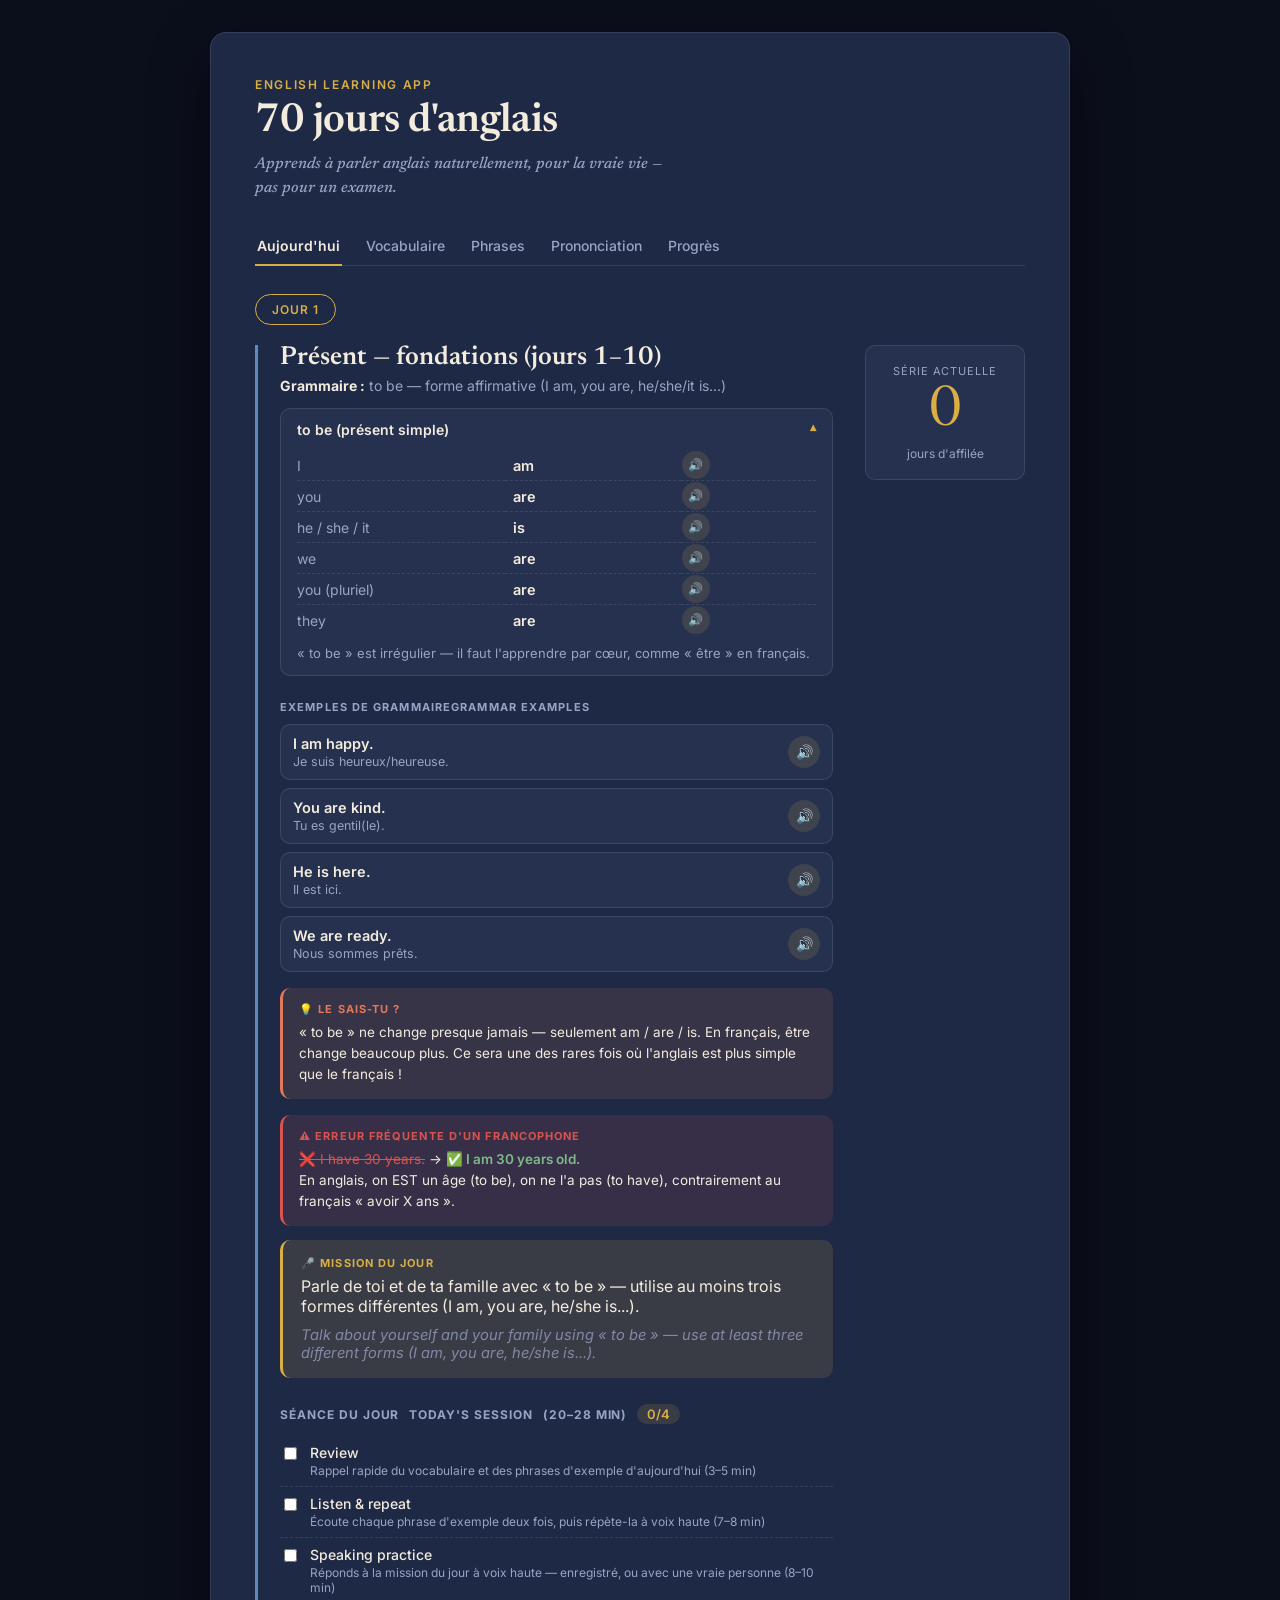
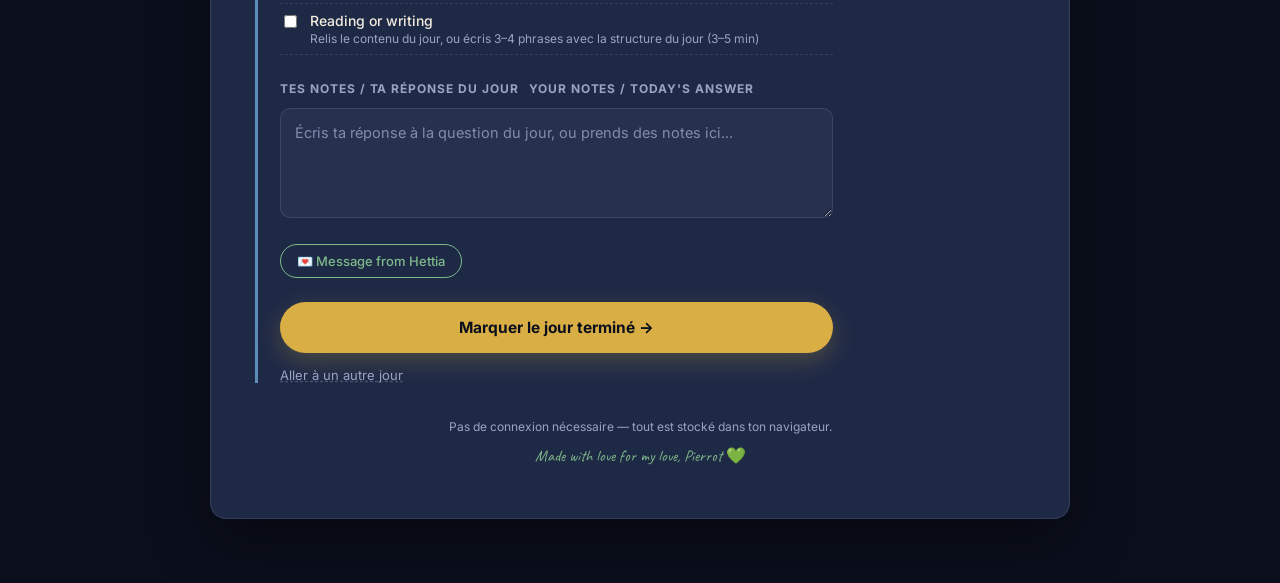
<file: index.html>
<!DOCTYPE html>
<html lang="fr" translate="no">
<head>
<meta charset="UTF-8">
<meta name="viewport" content="width=device-width, initial-scale=1.0">
<meta name="google" content="notranslate">
<title>English Learning App — 70 jours d'anglais</title>
<link rel="preconnect" href="https://fonts.googleapis.com">
<link rel="preconnect" href="https://fonts.gstatic.com" crossorigin>
<link href="https://fonts.googleapis.com/css2?family=Newsreader:ital,opsz,wght@0,72,400;0,72,600;1,72,500&family=Inter:wght@400;500;600&family=Caveat:wght@600;700&display=swap" rel="stylesheet">
<link rel="stylesheet" href="style.css">
</head>
<body>

<div class="notebook">
  <div class="margin-rule"></div>

  <header class="page-header">
    <p class="eyebrow">english learning app</p>
    <h1>70 jours d'anglais</h1>
    <p class="subtitle">Apprends à parler anglais naturellement, pour la vraie vie — pas pour un examen.</p>
  </header>

  <nav class="tabs" id="tabs">
    <button class="tab active" data-tab="today">Aujourd'hui</button>
    <button class="tab" data-tab="vocab">Vocabulaire</button>
    <button class="tab" data-tab="phrases">Phrases</button>
    <button class="tab" data-tab="pronunciation">Prononciation</button>
    <button class="tab" data-tab="progress">Progrès</button>
  </nav>

  <main>

    <section id="today" class="panel active">
      <div class="stamp" id="day-stamp">Jour 1</div>
      <div class="today-grid">
        <div class="today-main" id="today-main" style="--block-color: #5B8DB8;">
          <h2 id="block-title">—</h2>
          <p class="meta"><strong>Grammaire :</strong> <span id="block-grammar"></span></p>

          <div id="prompt-section">
            <div class="prompt-box">
              <p class="prompt-label" id="prompt-label">🎤 Mission du jour</p>
              <p class="prompt-text" id="today-prompt"></p>
              <button class="speak-btn small" id="speak-prompt">🔊 écouter</button>
            </div>
          </div>

          <div id="learning-section">
            <div id="conjugation-tables"></div>

            <h4 class="learning-subhead" id="today-vocab-examples-heading">Exemples de grammaire<span class="subhead-en">Grammar examples</span></h4>
            <div id="today-vocab-examples" class="example-sentence-list"></div>

            <h4 class="learning-subhead" id="today-dialogue-heading">Mini dialogue<span class="subhead-en">Short conversation</span></h4>
            <div id="today-dialogue" class="dialogue-box"></div>

            <h4 class="learning-subhead" id="today-listening-heading">Écoute et répète (x2)<span class="subhead-en">Listen &amp; repeat (x2)</span></h4>
            <div id="today-listening" class="example-sentence-list"></div>

            <div id="today-notice" class="notice-box"></div>
            <div id="today-mistake" class="notice-box mistake-box"></div>
          </div>

          <div id="chapter-banner"></div>

          <h3 id="session-heading">
            Séance du jour<span class="subhead-en">Today's session</span> (20–28 min)
            <span class="checklist-progress" id="checklist-progress">0/4</span>
          </h3>
          <ul class="checklist" id="session-checklist"></ul>

          <h3><span id="notes-heading-fr">Tes notes / ta réponse du jour</span><span class="subhead-en" id="notes-heading-en">Your notes / today's answer</span></h3>
          <textarea id="day-notes" class="notes-pad" placeholder="Écris ta réponse à la question du jour, ou prends des notes ici..."></textarea>

          <div class="hettia-note" id="hettia-note">
            <button class="hettia-note-btn" id="hettia-note-btn" type="button">💌 Message from Hettia</button>
            <p class="hettia-note-text" id="hettia-note-text" hidden></p>
          </div>

          <div class="day-controls">
            <button class="primary-btn" id="complete-day-btn">Marquer le jour terminé →</button>
            <details class="day-jump">
              <summary>Aller à un autre jour</summary>
              <div class="day-jump-inner">
                <label for="jump-input">Jour</label>
                <input type="number" id="jump-input" min="1" max="70" value="1">
                <button id="jump-btn">OK</button>
              </div>
            </details>
          </div>
        </div>
        <div class="today-side">
          <p class="side-label">Série actuelle</p>
          <p class="streak-number" id="streak-number">0</p>
          <p class="side-sub">jours d'affilée</p>
        </div>
      </div>
    </section>

    <section id="vocab" class="panel">
      <h2>Les ~270 mots du cœur</h2>
      <p class="intro-text">Organisés par fonction, pas par fréquence brute. Clique le haut-parleur pour entendre la prononciation.</p>
      <div id="vocab-list"></div>
    </section>

    <section id="phrases" class="panel">
      <h2>40 formules à retenir en bloc</h2>
      <p class="intro-text">Ne les conjugue pas dans ta tête — apprends-les comme des mots entiers.</p>
      <div id="phrases-list" class="card-list"></div>
    </section>

    <section id="pronunciation" class="panel">
      <h2>Les sons qui posent problème</h2>
      <p class="intro-text">Un schéma de prononciation à la fois, valable pour tous les mots qui suivent ce patron.</p>
      <div id="pronunciation-list"></div>
    </section>

    <section id="progress" class="panel">
      <h2>Les 70 jours</h2>
      <div class="grid-60" id="grid-60"></div>
      <button class="reset-btn" id="reset-btn">Réinitialiser la progression</button>
    </section>

  </main>

  <footer class="page-footer">
    <p>Pas de connexion nécessaire — tout est stocké dans ton navigateur.</p>
    <p class="footer-dedication">Made with love for my love, Pierrot 💚</p>
  </footer>
</div>

<script src="data.js"></script>
<script src="script.js"></script>
</body>
</html>
</file>
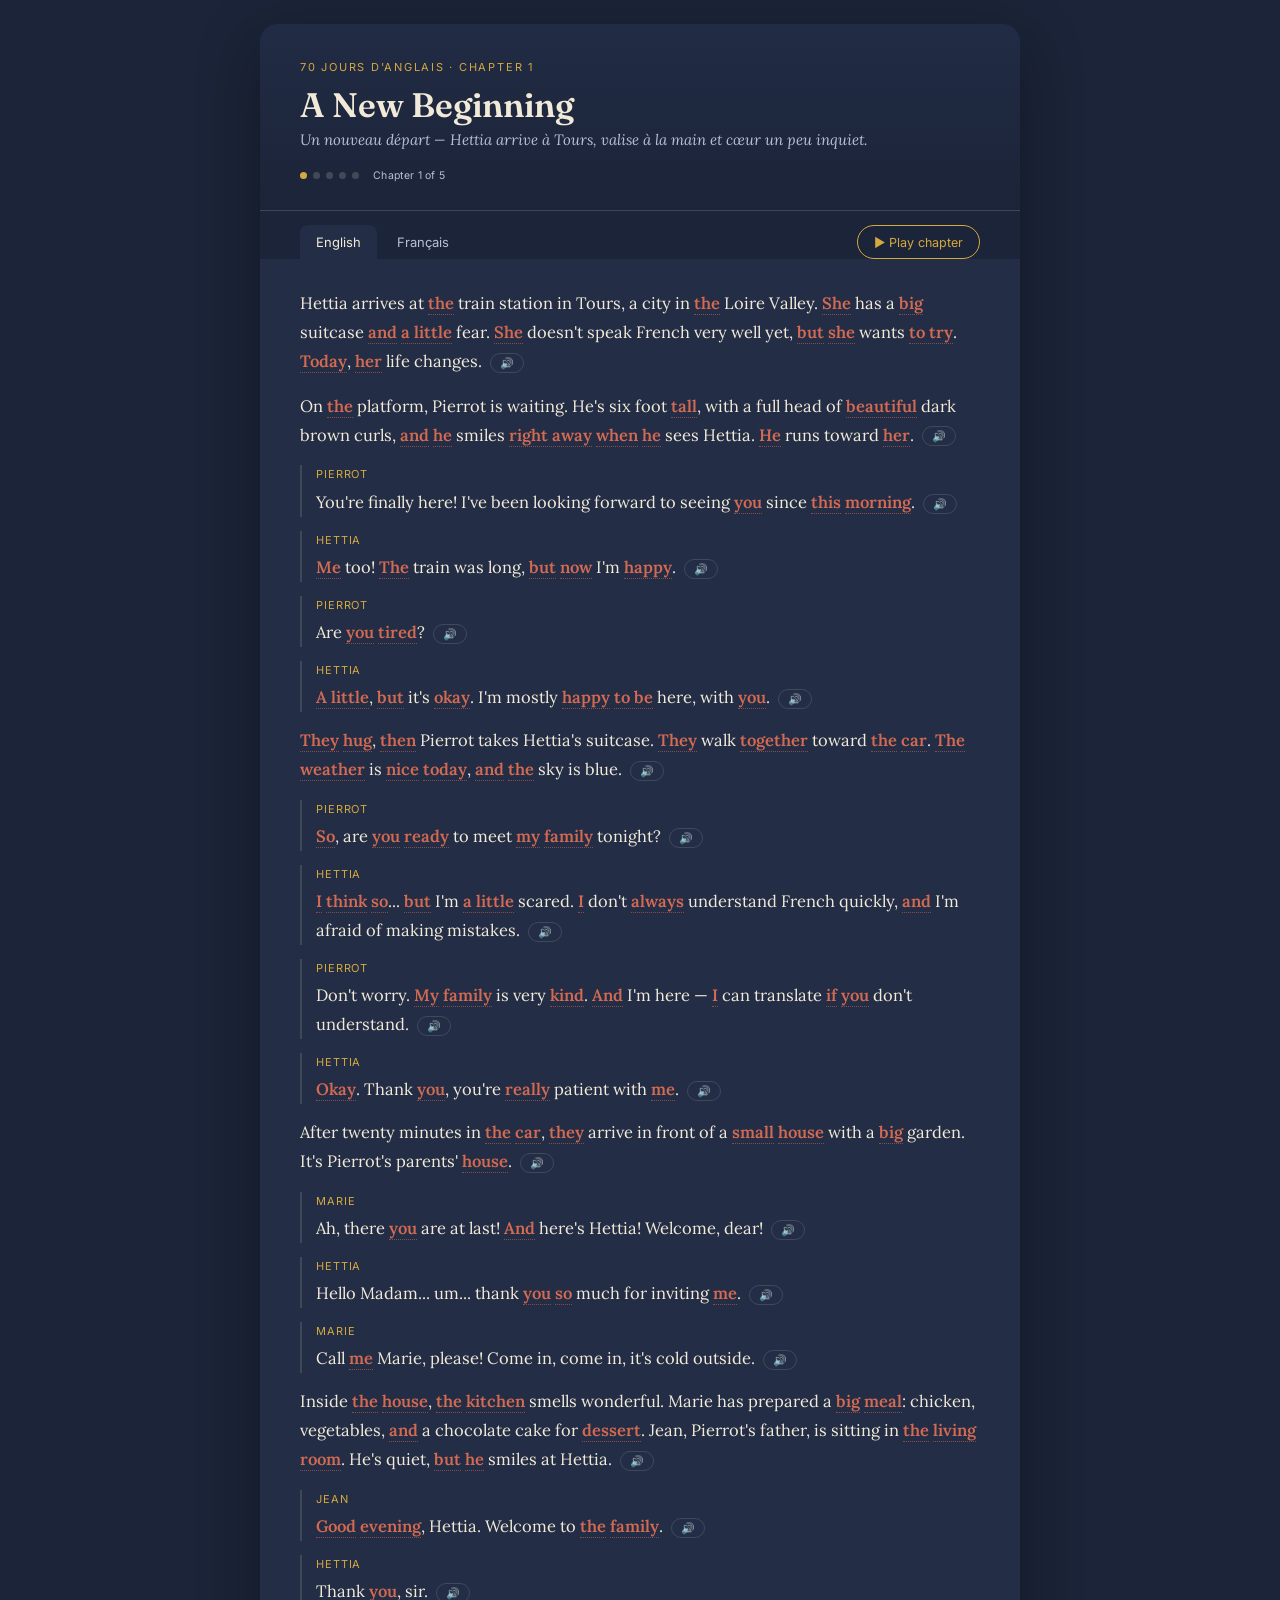
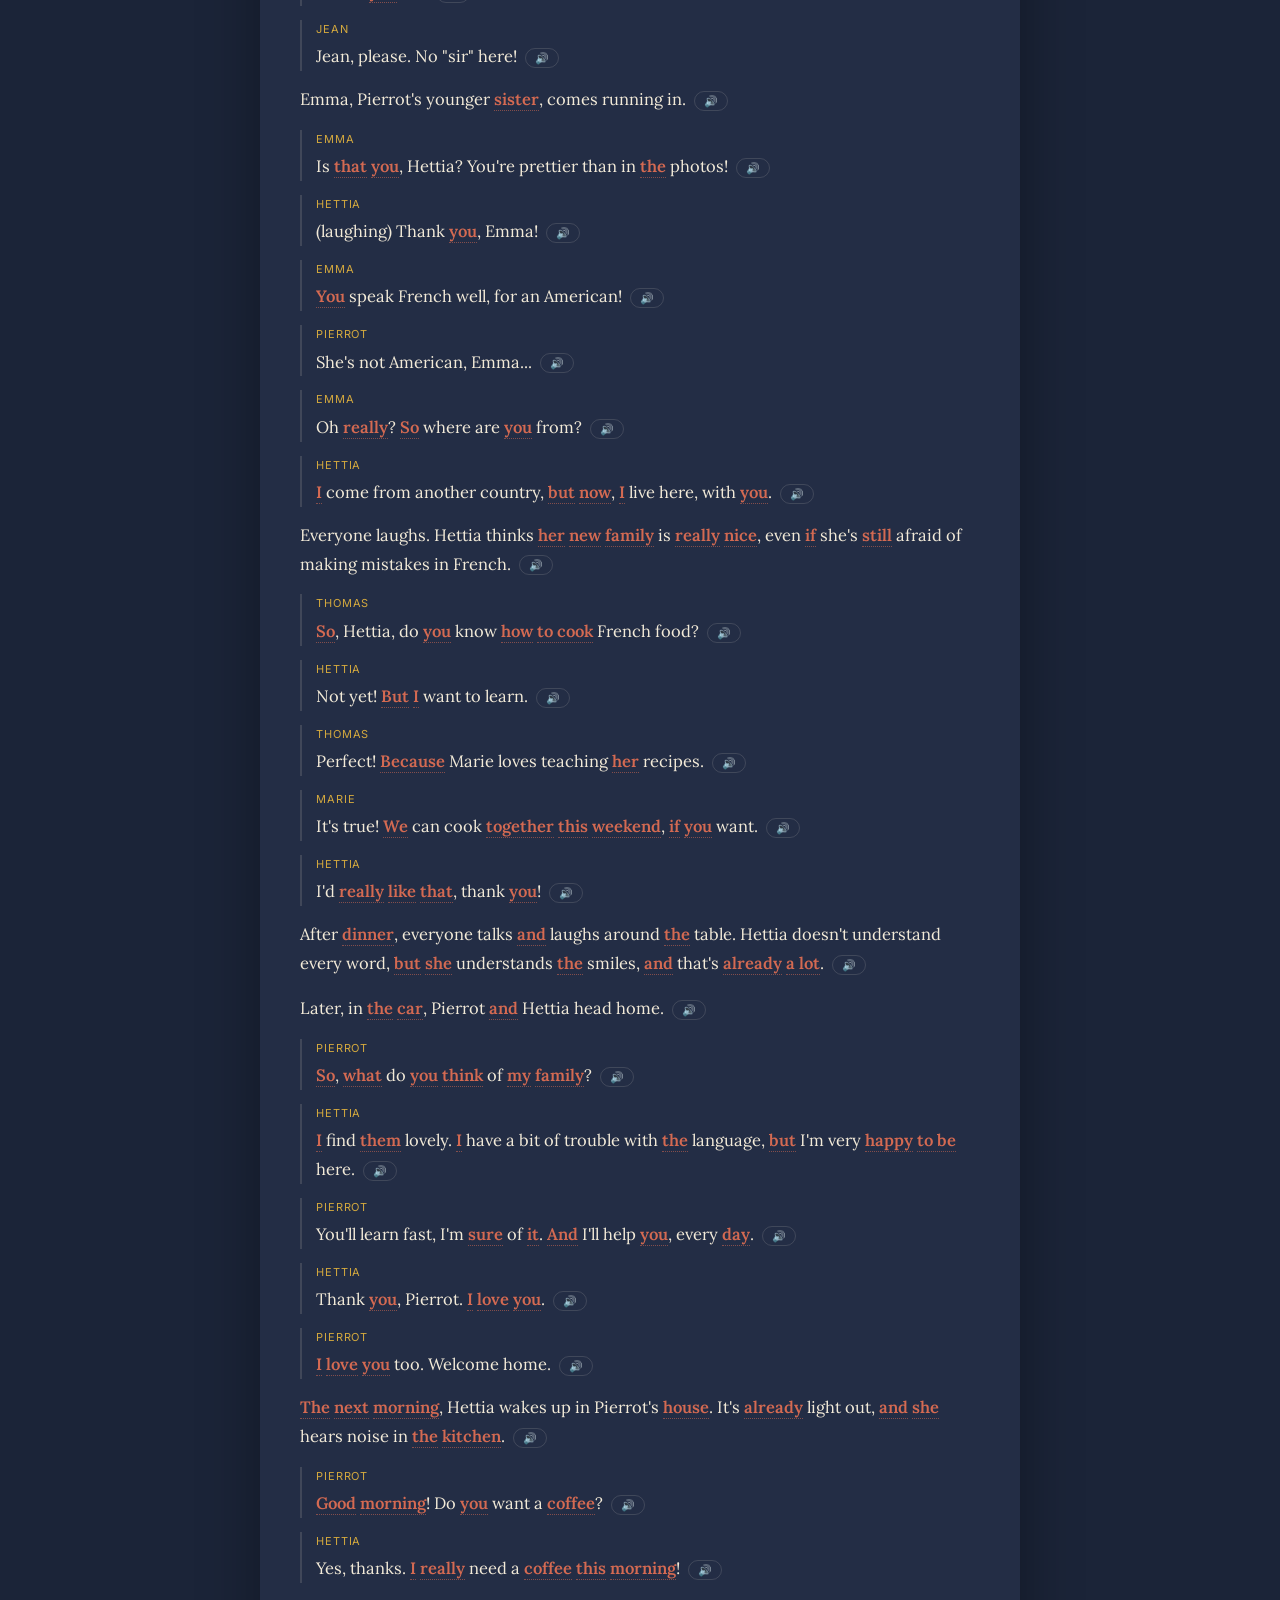
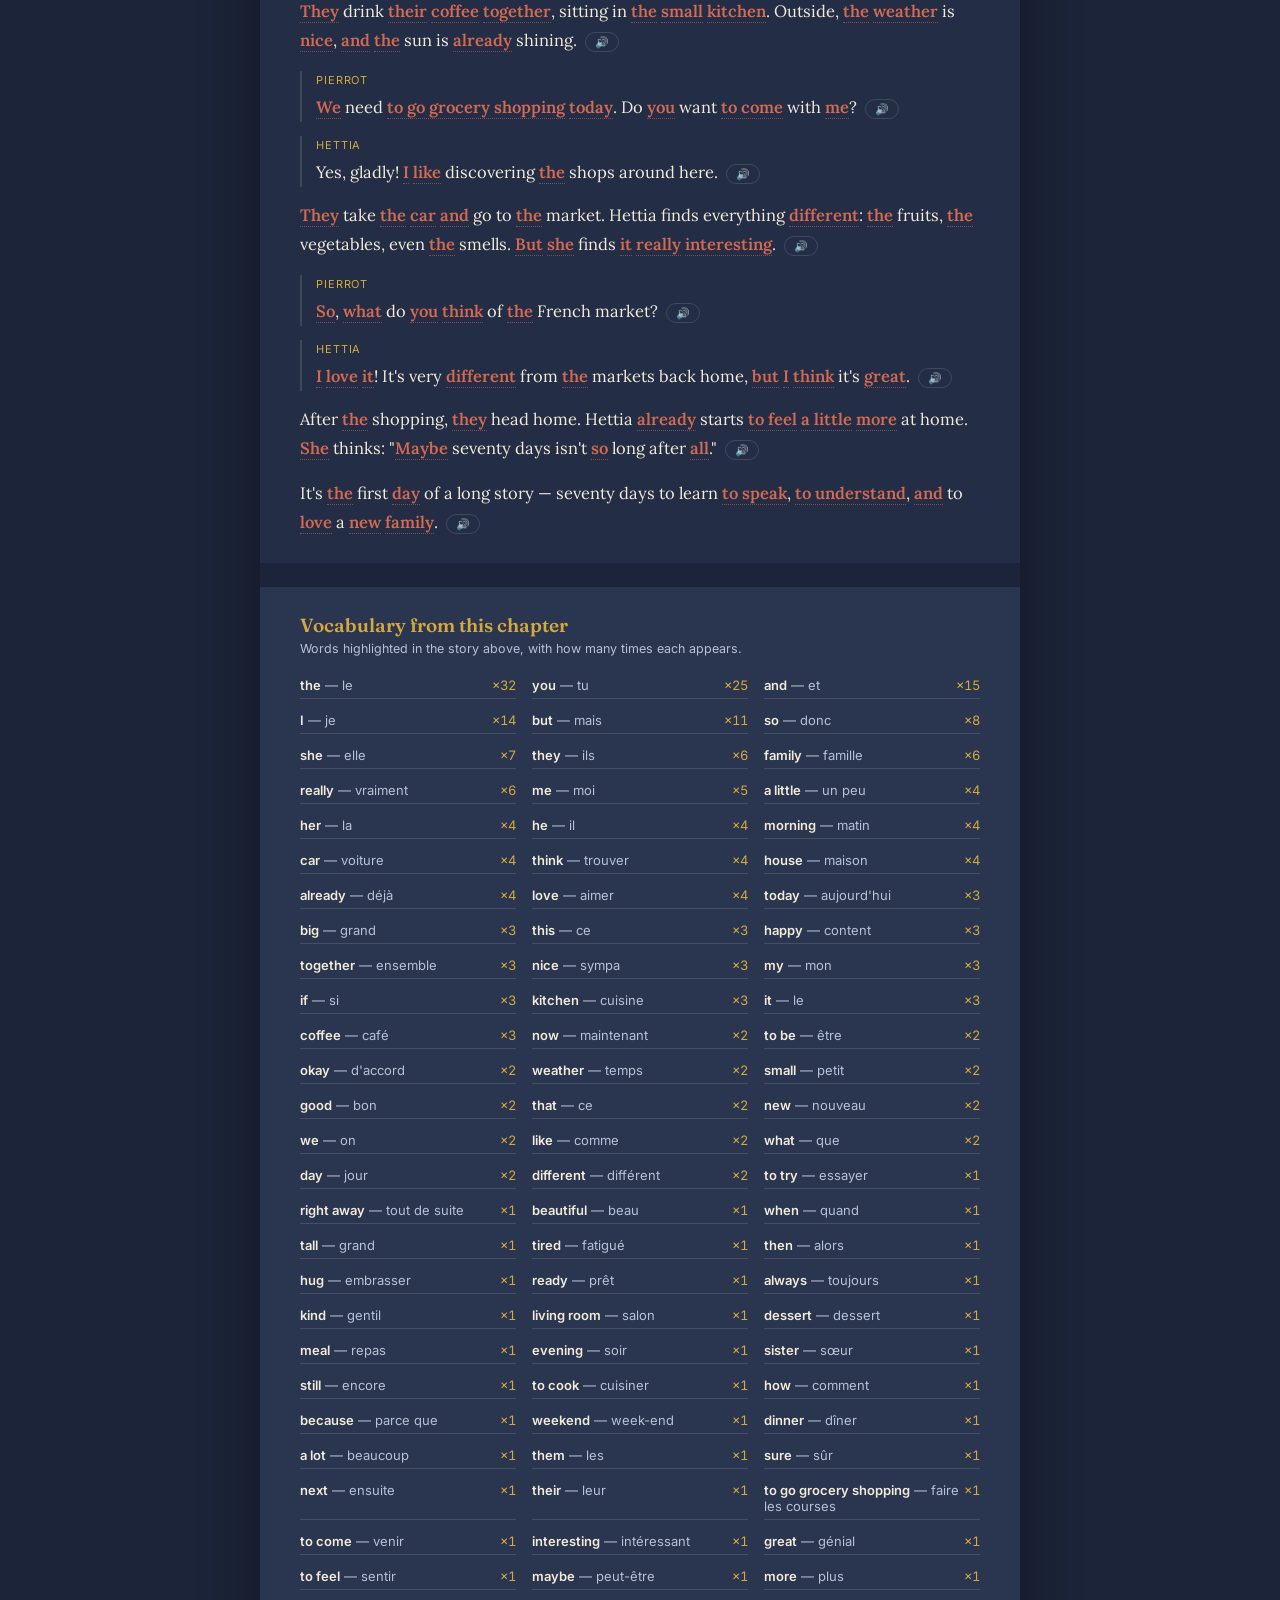
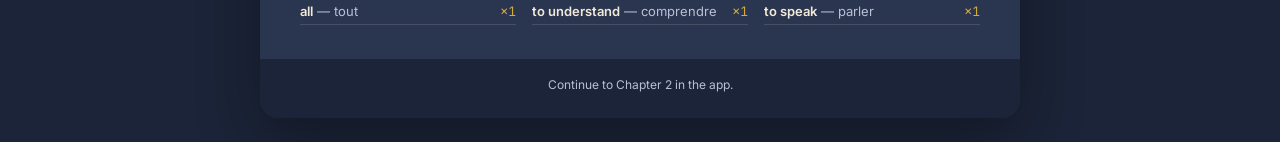
<file: chapter-1.html>
<!DOCTYPE html>
<html lang="en">
<head>
<meta charset="UTF-8">
<meta name="viewport" content="width=device-width, initial-scale=1.0">
<title>Chapter 1 — A New Beginning | 70 jours d'anglais</title>
<style>
  body { margin: 0; padding: 24px 16px; background: #1B2438; }
  .sjf-root {
    --bg: #1B2438;
    --panel: #232D45;
    --panel-2: #2A3550;
    --ink: #F2EAD8;
    --ink-dim: #B9C0D4;
    --gold: #D4A93E;
    --wine: #D46A52;
    --line: rgba(242,234,216,0.14);
    font-family: 'Lora', Georgia, serif;
    background: var(--bg);
    color: var(--ink);
    border-radius: 18px;
    padding: 0;
    max-width: 760px;
    margin: 0 auto;
    overflow: hidden;
    box-shadow: 0 20px 60px rgba(0,0,0,0.35);
  }
  .sjf-root * { box-sizing: border-box; }
  .sjf-head {
    padding: 36px 40px 28px;
    background: linear-gradient(180deg, #212B44 0%, #1B2438 100%);
    border-bottom: 1px solid var(--line);
    position: relative;
  }
  .sjf-eyebrow {
    font-family: 'Inter', sans-serif;
    font-size: 11px;
    letter-spacing: 0.16em;
    text-transform: uppercase;
    color: var(--gold);
    margin: 0 0 10px;
  }
  .sjf-title {
    font-family: 'Fraunces', Georgia, serif;
    font-size: 34px;
    font-weight: 600;
    margin: 0 0 4px;
    color: var(--ink);
  }
  .sjf-sub {
    font-style: italic;
    color: var(--ink-dim);
    margin: 0 0 20px;
    font-size: 15px;
  }
  .sjf-dots { display: flex; gap: 6px; align-items: center; }
  .sjf-dot {
    width: 7px; height: 7px; border-radius: 50%;
    background: rgba(242,234,216,0.18);
  }
  .sjf-dot.done { background: var(--gold); }
  .sjf-dots-label {
    font-family: 'Inter', sans-serif;
    font-size: 10.5px;
    color: var(--ink-dim);
    margin-left: 8px;
    letter-spacing: 0.03em;
  }
  .sjf-back {
    position: absolute; top: 34px; right: 40px;
    font-family: 'Inter', sans-serif;
    font-size: 12px;
    color: var(--ink-dim);
    text-decoration: none;
    border: 1px solid var(--line);
    border-radius: 999px;
    padding: 6px 12px;
  }
  .sjf-back:hover { color: var(--ink); border-color: var(--gold); }
  .sjf-tabs {
    display: flex; gap: 4px;
    padding: 14px 40px 0;
    background: var(--bg);
  }
  .sjf-tab {
    font-family: 'Inter', sans-serif;
    font-size: 13px;
    padding: 9px 16px;
    border-radius: 8px 8px 0 0;
    cursor: pointer;
    color: var(--ink-dim);
    background: transparent;
    border: none;
    transition: color 0.15s ease;
  }
  .sjf-tab.active {
    color: var(--ink);
    background: var(--panel);
  }
  .sjf-body { background: var(--panel); padding: 30px 40px 10px; }
  .sjf-pane { display: none; }
  .sjf-pane.active { display: block; }
  .sjf-p { margin: 0 0 16px; line-height: 1.75; font-size: 16.5px; color: var(--ink); }
  .sjf-d { margin: 0 0 14px; line-height: 1.75; font-size: 16.5px; padding-left: 14px; border-left: 2px solid var(--line); }
  .sjf-speaker {
    font-family: 'Inter', sans-serif;
    font-size: 11px;
    letter-spacing: 0.08em;
    text-transform: uppercase;
    color: var(--gold);
    display: block;
    margin-bottom: 3px;
  }
  .voc {
    color: var(--wine);
    font-weight: 600;
    border-bottom: 1px dotted rgba(212,106,82,0.55);
    cursor: help;
  }
  .sjf-recap {
    background: var(--panel-2);
    margin: 24px 0 0;
    padding: 26px 40px 34px;
  }
  .sjf-recap h3 {
    font-family: 'Fraunces', Georgia, serif;
    font-size: 19px;
    color: var(--gold);
    margin: 0 0 4px;
    font-weight: 600;
  }
  .sjf-recap p.hint {
    font-family: 'Inter', sans-serif;
    font-size: 12.5px;
    color: var(--ink-dim);
    margin: 0 0 16px;
  }
  .sjf-grid {
    display: grid;
    grid-template-columns: repeat(auto-fill, minmax(190px, 1fr));
    gap: 8px 16px;
  }
  .sjf-word {
    font-family: 'Inter', sans-serif;
    font-size: 13px;
    display: flex;
    justify-content: space-between;
    padding: 5px 0;
    border-bottom: 1px solid var(--line);
    color: var(--ink-dim);
  }
  .sjf-word b { color: var(--ink); font-weight: 600; }
  .sjf-word span.count {
    color: var(--gold);
    font-variant-numeric: tabular-nums;
  }
  .sjf-say {
    font-family: 'Inter', sans-serif;
    font-size: 11px;
    margin-left: 8px;
    padding: 2px 9px;
    border-radius: 999px;
    border: 1px solid var(--line);
    background: transparent;
    color: var(--ink-dim);
    cursor: pointer;
    vertical-align: middle;
  }
  .sjf-say:hover { background: var(--gold); color: var(--bg); border-color: var(--gold); }
  .sjf-play-btn {
    font-family: 'Inter', sans-serif;
    font-size: 12.5px;
    margin-left: auto;
    padding: 8px 16px;
    border-radius: 999px;
    border: 1px solid var(--gold);
    background: transparent;
    color: var(--gold);
    cursor: pointer;
  }
  .sjf-play-btn:hover { background: var(--gold); color: var(--bg); }
  .sjf-playing { background: rgba(212,169,62,0.12); border-radius: 6px; }
  .sjf-note {
    font-family: 'Inter', sans-serif;
    font-size: 12px;
    color: var(--ink-dim);
    text-align: center;
    padding: 18px 40px 26px;
    background: var(--bg);
  }
</style>
</head>
<body>
<div class="sjf-root">
  <div class="sjf-head">
    <p class="sjf-eyebrow">70 jours d'anglais &middot; Chapter 1</p>
    <h1 class="sjf-title">A New Beginning</h1>
    <p class="sjf-sub">Un nouveau départ — Hettia arrive à Tours, valise à la main et cœur un peu inquiet.</p>
    <div class="sjf-dots" id="sjf-dots"></div>
  </div>

  <div class="sjf-tabs">
    <button class="sjf-tab active" onclick="sjfShowTab('en')">English</button>
    <button class="sjf-tab" onclick="sjfShowTab('fr')">Français</button>
    <button class="sjf-play-btn" id="sjf-play">▶ Play chapter</button>
  </div>

  <div class="sjf-body">
    <div class="sjf-pane active" id="sjf-en"></div>
    <div class="sjf-pane" id="sjf-fr"></div>
  </div>

  <div class="sjf-recap">
    <h3>Vocabulary from this chapter</h3>
    <p class="hint">Words highlighted in the story above, with how many times each appears.</p>
    <div class="sjf-grid" id="sjf-recap-grid"></div>
  </div>

  <div class="sjf-note">Continue to Chapter 2 in the app.</div>
</div>

<link rel="preconnect" href="https://fonts.googleapis.com">
<link href="https://fonts.googleapis.com/css2?family=Fraunces:wght@500;600&family=Lora:ital,wght@0,400;0,500;1,400&family=Inter:wght@400;500;600&display=swap" rel="stylesheet">

<script>
(function(){
  const vocab = 
[
    ["to be","être"],
    ["to have","avoir"],
    ["to do","faire"],
    ["make","faire"],
    ["to go","aller"],
    ["to be able to","pouvoir"],
    ["to want","vouloir"],
    ["to have to","devoir"],
    ["to know","savoir"],
    ["to see","voir"],
    ["to take","prendre"],
    ["to put","mettre"],
    ["to say","dire"],
    ["to come","venir"],
    ["to be necessary","falloir"],
    ["to like","aimer"],
    ["love","aimer"],
    ["to speak","parler"],
    ["to think","penser"],
    ["to believe","croire"],
    ["to find","trouver"],
    ["think","trouver"],
    ["to give","donner"],
    ["to ask","demander"],
    ["to stay","rester"],
    ["to pass","passer"],
    ["spend time","passer"],
    ["to arrive","arriver"],
    ["to go out","sortir"],
    ["to leave","partir"],
    ["to understand","comprendre"],
    ["to know","connaître"],
    ["to feel","sentir"],
    ["smell","sentir"],
    ["to eat","manger"],
    ["to drink","boire"],
    ["to sleep","dormir"],
    ["to work","travailler"],
    ["to live","habiter"],
    ["to listen","écouter"],
    ["to watch","regarder"],
    ["look","regarder"],
    ["to wait","attendre"],
    ["to try","essayer"],
    ["to forget","oublier"],
    ["to explain","expliquer"],
    ["I","je"],
    ["you","tu"],
    ["he","il"],
    ["she","elle"],
    ["we","on"],
    ["one","on"],
    ["we","nous"],
    ["you","vous"],
    ["they","ils"],
    ["they","elles"],
    ["me","moi"],
    ["you","toi"],
    ["him","lui"],
    ["the","le"],
    ["him","le"],
    ["it","le"],
    ["the","la"],
    ["her","la"],
    ["it","la"],
    ["the","les"],
    ["them","les"],
    ["my","mon"],
    ["my","ma"],
    ["my","mes"],
    ["your","ton"],
    ["your","ta"],
    ["your","tes"],
    ["his","son"],
    ["her","son"],
    ["his","sa"],
    ["her","sa"],
    ["his","ses"],
    ["her","ses"],
    ["our","notre"],
    ["your","votre"],
    ["their","leur"],
    ["this","ce"],
    ["that","ce"],
    ["this","cette"],
    ["that","cette"],
    ["these","ces"],
    ["who","qui"],
    ["that","que"],
    ["what","que"],
    ["what","quoi"],
    ["and","et"],
    ["or","ou"],
    ["but","mais"],
    ["so","donc"],
    ["because","parce que"],
    ["so","alors"],
    ["then","alors"],
    ["also","aussi"],
    ["then","puis"],
    ["next","ensuite"],
    ["like","comme"],
    ["as","comme"],
    ["if","si"],
    ["when","quand"],
    ["why","pourquoi"],
    ["how","comment"],
    ["how much","combien"],
    ["which one","lequel"],
    ["today","aujourd'hui"],
    ["yesterday","hier"],
    ["tomorrow","demain"],
    ["now","maintenant"],
    ["soon","bientôt"],
    ["always","toujours"],
    ["never","jamais"],
    ["often","souvent"],
    ["sometimes","parfois"],
    ["already","déjà"],
    ["still","encore"],
    ["again","encore"],
    ["right away","tout de suite"],
    ["a lot","beaucoup"],
    ["a little","un peu"],
    ["enough","assez"],
    ["too much","trop"],
    ["little","peu"],
    ["more","plus"],
    ["less","moins"],
    ["all","tout"],
    ["all","tous"],
    ["all","toute"],
    ["all","toutes"],
    ["nothing","rien"],
    ["family","famille"],
    ["mom","maman"],
    ["dad","papa"],
    ["brother","frère"],
    ["sister","sœur"],
    ["son","fils"],
    ["daughter","fille"],
    ["husband","mari"],
    ["wife","femme"],
    ["boyfriend","copain"],
    ["girlfriend","copine"],
    ["father-in-law","beau-père"],
    ["mother-in-law","belle-mère"],
    ["brother-in-law","beau-frère"],
    ["sister-in-law","belle-sœur"],
    ["grandparents","grands-parents"],
    ["grandfather","grand-père"],
    ["grandmother","grand-mère"],
    ["child","enfant"],
    ["baby","bébé"],
    ["uncle","oncle"],
    ["aunt","tante"],
    ["cousin","cousin"],
    ["cousin","cousine"],
    ["love","amour"],
    ["heart","cœur"],
    ["together","ensemble"],
    ["I miss you","tu me manques"],
    ["to kiss","embrasser"],
    ["hug","embrasser"],
    ["hug","câlin"],
    ["cuddle","câlin"],
    ["to support","soutenir"],
    ["to share","partager"],
    ["trust","confiance"],
    ["argument","dispute"],
    ["to make up","se réconcilier"],
    ["happy","content"],
    ["glad","content"],
    ["happy","contente"],
    ["glad","contente"],
    ["happy","heureux"],
    ["happy","heureuse"],
    ["sad","triste"],
    ["angry","fâché"],
    ["angry","fâchée"],
    ["worried","inquiet"],
    ["worried","inquiète"],
    ["tired","fatigué"],
    ["tired","fatiguée"],
    ["stressed","stressé"],
    ["stressed","stressée"],
    ["surprised","surpris"],
    ["surprised","surprise"],
    ["proud","fier"],
    ["proud","fière"],
    ["embarrassed","gêné"],
    ["embarrassed","gênée"],
    ["to think that","penser que"],
    ["to believe that","croire que"],
    ["to find that","trouver que"],
    ["to feel like","avoir envie de"],
    ["to need","avoir besoin de"],
    ["to be afraid of","avoir peur de"],
    ["to look forward to","avoir hâte de"],
    ["to hope","espérer"],
    ["sorry","désolé"],
    ["sorry","désolée"],
    ["to apologize","s'excuser"],
    ["agreed","d'accord"],
    ["okay","d'accord"],
    ["disagree","pas d'accord"],
    ["sure","sûr"],
    ["sure","sûre"],
    ["maybe","peut-être"],
    ["really","vraiment"],
    ["honestly","franchement"],
    ["honestly","honnêtement"],
    ["house","maison"],
    ["apartment","appartement"],
    ["bedroom","chambre"],
    ["kitchen","cuisine"],
    ["living room","salon"],
    ["work","travail"],
    ["car","voiture"],
    ["phone","téléphone"],
    ["money","argent"],
    ["time","temps"],
    ["weather","temps"],
    ["day","jour"],
    ["week","semaine"],
    ["weekend","week-end"],
    ["morning","matin"],
    ["evening","soir"],
    ["night","nuit"],
    ["meal","repas"],
    ["dinner","dîner"],
    ["lunch","déjeuner"],
    ["groceries","courses"],
    ["to go grocery shopping","faire les courses"],
    ["to tidy","ranger"],
    ["to clean","nettoyer"],
    ["to come home","rentrer"],
    ["trip","voyage"],
    ["vacation","vacances"],
    ["appointment","rendez-vous"],
    ["date","rendez-vous"],
    ["project","projet"],
    ["plan","projet"],
    ["problem","problème"],
    ["solution","solution"],
    ["coffee","café"],
    ["water","eau"],
    ["restaurant","restaurant"],
    ["to invite","inviter"],
    ["party","fête"],
    ["birthday","anniversaire"],
    ["gift","cadeau"],
    ["to grab a drink","boire un verre"],
    ["to cook","cuisiner"],
    ["recipe","recette"],
    ["dish","plat"],
    ["dessert","dessert"],
    ["cheers","santé"],
    ["enjoy your meal","bon appétit"],
    ["to toast","trinquer"],
    ["to share a meal","partager un repas"],
    ["good","bon"],
    ["good","bonne"],
    ["bad","mauvais"],
    ["bad","mauvaise"],
    ["big","grand"],
    ["tall","grand"],
    ["big","grande"],
    ["tall","grande"],
    ["small","petit"],
    ["small","petite"],
    ["beautiful","beau"],
    ["beautiful","belle"],
    ["kind","gentil"],
    ["kind","gentille"],
    ["funny","drôle"],
    ["nice","sympa"],
    ["hard","difficile"],
    ["easy","facile"],
    ["important","important"],
    ["important","importante"],
    ["different","différent"],
    ["different","différente"],
    ["same","pareil"],
    ["same","pareille"],
    ["new","nouveau"],
    ["new","nouvelle"],
    ["old","vieux"],
    ["old","vieille"],
    ["young","jeune"],
    ["interesting","intéressant"],
    ["interesting","intéressante"],
    ["boring","ennuyeux"],
    ["boring","ennuyeuse"],
    ["busy","occupé"],
    ["busy","occupée"],
    ["free","libre"],
    ["ready","prêt"],
    ["ready","prête"],
    ["normal","normal"],
    ["normal","normale"],
    ["weird","bizarre"],
    ["great","génial"],
    ["great","géniale"]
  ].sort((a,b) => b[0].length - a[0].length);

  const counts = {};

  function highlight(text) {
    const placeholders = [];
    let result = text;
    for (const [term, frHint] of vocab) {
      const escaped = term.replace(/[.*+?^${}()|[\]\\]/g, '\\$&');
      const re = new RegExp("(?<![A-Za-zÀ-ÖØ-öø-ÿ'\u2019-])(" + escaped + ")(?![A-Za-zÀ-ÖØ-öø-ÿ'\u2019-])", "gi");
      result = result.replace(re, (m) => {
        counts[term] = counts[term] || {fr: frHint, n: 0};
        counts[term].n++;
        const idx = placeholders.length;
        placeholders.push('<span class="voc" title="' + frHint + '">' + m + '</span>');
        return "\u0000" + idx + "\u0000";
      });
    }
    return result.replace(/\u0000(\d+)\u0000/g, (_, i) => placeholders[i]);
  }

  const story = 
[
    {t:'p', en:"Hettia arrives at the train station in Tours, a city in the Loire Valley. She has a big suitcase and a little fear. She doesn't speak French very well yet, but she wants to try. Today, her life changes.", fr:"Hettia arrive à la gare de Tours, une ville de la vallée de la Loire. Elle a une grande valise et un peu peur. Elle ne parle pas encore très bien français, mais elle veut essayer. Aujourd'hui, sa vie change."},
    {t:'p', en:"On the platform, Pierrot is waiting. He's six foot tall, with a full head of beautiful dark brown curls, and he smiles right away when he sees Hettia. He runs toward her.", fr:"Sur le quai, Pierrot attend. Il mesure un mètre quatre-vingt-trois, avec de magnifiques boucles brun foncé, et il sourit tout de suite quand il voit Hettia. Il court vers elle."},
    {t:'d', s:"Pierrot", en:"You're finally here! I've been looking forward to seeing you since this morning.", fr:"Tu es enfin là ! J'ai hâte de te voir depuis ce matin."},
    {t:'d', s:"Hettia", en:"Me too! The train was long, but now I'm happy.", fr:"Moi aussi ! Le train était long, mais maintenant je suis contente."},
    {t:'d', s:"Pierrot", en:"Are you tired?", fr:"Tu es fatiguée ?"},
    {t:'d', s:"Hettia", en:"A little, but it's okay. I'm mostly happy to be here, with you.", fr:"Un peu, mais ça va. Je suis surtout heureuse d'être ici, avec toi."},
    {t:'p', en:"They hug, then Pierrot takes Hettia's suitcase. They walk together toward the car. The weather is nice today, and the sky is blue.", fr:"Ils s'embrassent, puis Pierrot prend la valise d'Hettia. Ils marchent ensemble vers la voiture. Il fait beau aujourd'hui, et le ciel est bleu."},
    {t:'d', s:"Pierrot", en:"So, are you ready to meet my family tonight?", fr:"Alors, tu es prête pour rencontrer ma famille ce soir ?"},
    {t:'d', s:"Hettia", en:"I think so... but I'm a little scared. I don't always understand French quickly, and I'm afraid of making mistakes.", fr:"Je crois que oui... mais j'ai un peu peur. Je ne comprends pas toujours vite le français, et j'ai peur de faire des erreurs."},
    {t:'d', s:"Pierrot", en:"Don't worry. My family is very kind. And I'm here — I can translate if you don't understand.", fr:"Ne t'inquiète pas. Ma famille est très gentille. Et moi, je suis là : je peux traduire si tu ne comprends pas."},
    {t:'d', s:"Hettia", en:"Okay. Thank you, you're really patient with me.", fr:"D'accord. Merci, tu es vraiment patient avec moi."},
    {t:'p', en:"After twenty minutes in the car, they arrive in front of a small house with a big garden. It's Pierrot's parents' house.", fr:"Après vingt minutes de voiture, ils arrivent devant une petite maison avec un grand jardin. C'est la maison des parents de Pierrot."},
    {t:'d', s:"Marie", en:"Ah, there you are at last! And here's Hettia! Welcome, dear!", fr:"Ah, te voilà enfin ! Et voici Hettia ! Bienvenue, ma chérie !"},
    {t:'d', s:"Hettia", en:"Hello Madam... um... thank you so much for inviting me.", fr:"Bonjour Madame... euh... merci beaucoup de m'inviter."},
    {t:'d', s:"Marie", en:"Call me Marie, please! Come in, come in, it's cold outside.", fr:"Appelle-moi Marie, s'il te plaît ! Entre, entre, il fait froid dehors."},
    {t:'p', en:"Inside the house, the kitchen smells wonderful. Marie has prepared a big meal: chicken, vegetables, and a chocolate cake for dessert. Jean, Pierrot's father, is sitting in the living room. He's quiet, but he smiles at Hettia.", fr:"Dans la maison, ça sent bon la cuisine. Marie a préparé un grand repas : du poulet, des légumes, et un gâteau au chocolat pour le dessert. Jean, le père de Pierrot, est assis dans le salon. Il est calme, mais il sourit à Hettia."},
    {t:'d', s:"Jean", en:"Good evening, Hettia. Welcome to the family.", fr:"Bonsoir, Hettia. Bienvenue dans la famille."},
    {t:'d', s:"Hettia", en:"Thank you, sir.", fr:"Merci, Monsieur."},
    {t:'d', s:"Jean", en:"Jean, please. No \"sir\" here!", fr:"Jean, s'il te plaît. Pas de « Monsieur » ici !"},
    {t:'p', en:"Emma, Pierrot's younger sister, comes running in.", fr:"Emma, la petite sœur de Pierrot, arrive en courant."},
    {t:'d', s:"Emma", en:"Is that you, Hettia? You're prettier than in the photos!", fr:"C'est toi, Hettia ? Tu es plus jolie que sur les photos !"},
    {t:'d', s:"Hettia", en:"(laughing) Thank you, Emma!", fr:"(riant) Merci, Emma !"},
    {t:'d', s:"Emma", en:"You speak French well, for an American!", fr:"Tu parles bien français, pour une Américaine !"},
    {t:'d', s:"Pierrot", en:"She's not American, Emma...", fr:"Elle n'est pas américaine, Emma..."},
    {t:'d', s:"Emma", en:"Oh really? So where are you from?", fr:"Ah bon ? Alors tu viens d'où ?"},
    {t:'d', s:"Hettia", en:"I come from another country, but now, I live here, with you.", fr:"Je viens d'un autre pays, mais maintenant, j'habite ici, avec vous."},
    {t:'p', en:"Everyone laughs. Hettia thinks her new family is really nice, even if she's still afraid of making mistakes in French.", fr:"Tout le monde rit. Hettia pense que sa nouvelle famille est vraiment sympa, même si elle a encore peur de faire des erreurs en français."},
    {t:'d', s:"Thomas", en:"So, Hettia, do you know how to cook French food?", fr:"Alors, Hettia, tu sais faire la cuisine française ?"},
    {t:'d', s:"Hettia", en:"Not yet! But I want to learn.", fr:"Pas encore ! Mais je veux apprendre."},
    {t:'d', s:"Thomas", en:"Perfect! Because Marie loves teaching her recipes.", fr:"Parfait ! Parce que Marie adore enseigner ses recettes."},
    {t:'d', s:"Marie", en:"It's true! We can cook together this weekend, if you want.", fr:"C'est vrai ! On peut cuisiner ensemble ce week-end, si tu veux."},
    {t:'d', s:"Hettia", en:"I'd really like that, thank you!", fr:"J'aimerais beaucoup, merci !"},
    {t:'p', en:"After dinner, everyone talks and laughs around the table. Hettia doesn't understand every word, but she understands the smiles, and that's already a lot.", fr:"Après le dîner, tout le monde parle et rit autour de la table. Hettia ne comprend pas chaque mot, mais elle comprend les sourires, et ça, c'est déjà beaucoup."},
    {t:'p', en:"Later, in the car, Pierrot and Hettia head home.", fr:"Plus tard, dans la voiture, Pierrot et Hettia rentrent chez eux."},
    {t:'d', s:"Pierrot", en:"So, what do you think of my family?", fr:"Alors, qu'est-ce que tu penses de ma famille ?"},
    {t:'d', s:"Hettia", en:"I find them lovely. I have a bit of trouble with the language, but I'm very happy to be here.", fr:"Je les trouve adorables. J'ai un peu de mal avec la langue, mais je suis très heureuse d'être ici."},
    {t:'d', s:"Pierrot", en:"You'll learn fast, I'm sure of it. And I'll help you, every day.", fr:"Tu vas apprendre vite, j'en suis sûr. Et je vais t'aider, chaque jour."},
    {t:'d', s:"Hettia", en:"Thank you, Pierrot. I love you.", fr:"Merci, Pierrot. Je t'aime."},
    {t:'d', s:"Pierrot", en:"I love you too. Welcome home.", fr:"Moi aussi, je t'aime. Bienvenue chez toi."},
    {t:'p', en:"The next morning, Hettia wakes up in Pierrot's house. It's already light out, and she hears noise in the kitchen.", fr:"Le lendemain matin, Hettia se réveille dans la maison de Pierrot. Il fait déjà jour, et elle entend du bruit dans la cuisine."},
    {t:'d', s:"Pierrot", en:"Good morning! Do you want a coffee?", fr:"Bonjour ! Tu veux un café ?"},
    {t:'d', s:"Hettia", en:"Yes, thanks. I really need a coffee this morning!", fr:"Oui, merci. J'ai vraiment besoin d'un café ce matin !"},
    {t:'p', en:"They drink their coffee together, sitting in the small kitchen. Outside, the weather is nice, and the sun is already shining.", fr:"Ils boivent leur café ensemble, assis dans la petite cuisine. Dehors, il fait beau, et le soleil brille déjà."},
    {t:'d', s:"Pierrot", en:"We need to go grocery shopping today. Do you want to come with me?", fr:"On a besoin de faire les courses aujourd'hui. Tu veux venir avec moi ?"},
    {t:'d', s:"Hettia", en:"Yes, gladly! I like discovering the shops around here.", fr:"Oui, avec plaisir ! J'aime bien découvrir les magasins d'ici."},
    {t:'p', en:"They take the car and go to the market. Hettia finds everything different: the fruits, the vegetables, even the smells. But she finds it really interesting.", fr:"Ils prennent la voiture et vont au marché. Hettia trouve tout différent : les fruits, les légumes, même les odeurs. Mais elle trouve ça vraiment intéressant."},
    {t:'d', s:"Pierrot", en:"So, what do you think of the French market?", fr:"Alors, qu'est-ce que tu penses du marché français ?"},
    {t:'d', s:"Hettia", en:"I love it! It's very different from the markets back home, but I think it's great.", fr:"J'adore ! C'est très différent des marchés chez moi, mais je trouve ça génial."},
    {t:'p', en:"After the shopping, they head home. Hettia already starts to feel a little more at home. She thinks: \"Maybe seventy days isn't so long after all.\"", fr:"Après les courses, ils rentrent à la maison. Hettia commence déjà à se sentir un peu plus chez elle. Elle pense : « Peut-être que soixante-dix jours, ce n'est pas si long. »"},
    {t:'p', en:"It's the first day of a long story — seventy days to learn to speak, to understand, and to love a new family.", fr:"C'est le premier jour d'une longue histoire — soixante-dix jours pour apprendre à parler, à comprendre, et à aimer une nouvelle famille."}
  ]  ;

  const enEl = document.getElementById('sjf-en');
  const frEl = document.getElementById('sjf-fr');

  let englishVoice = null, englishVoiceFemale = null, englishVoiceMale = null;
  function loadVoices() {
    const voices = window.speechSynthesis ? window.speechSynthesis.getVoices() : [];
    const en = voices.filter(v => v.lang && v.lang.startsWith('en'));
    englishVoice = en.find(v => v.lang === 'en-GB') || en.find(v => v.lang === 'en-US') || en[0] || null;
    const FEMALE = /female|samantha|victoria|karen|moira|tessa|fiona|kate|serena|susan|zira|hazel|allison|ava|kathy|shelley|catherine|joanna|kendra|salli|nicky|amy|emma|joanie|flo|princess/i;
    const MALE = /\bmale\b|daniel|alex|fred|oliver|arthur|ralph|david|george|thomas|aaron|nathan|justin|eric|kevin|matthew|brian|guy(?!\w)|james|mark|gordon|rishi/i;
    englishVoiceFemale = en.find(v => FEMALE.test(v.name)) || null;
    englishVoiceMale = en.find(v => MALE.test(v.name) && !FEMALE.test(v.name)) || null;
  }
  if (window.speechSynthesis) {
    loadVoices();
    window.speechSynthesis.onvoiceschanged = loadVoices;
  }
  function stripTags(t) { return t.replace(/<[^>]*>/g, ''); }
  function voiceFor(speaker) {
    if (speaker === 'Hettia') return englishVoiceFemale;
    if (speaker === 'Pierrot') return englishVoiceMale;
    return null;
  }
  function speakLine(text, voice, onEnd) {
    if (!window.speechSynthesis) return;
    window.speechSynthesis.cancel();
    const u = new SpeechSynthesisUtterance(stripTags(text));
    u.lang = 'en-GB';
    u.voice = voice || englishVoice;
    u.rate = 0.92;
    if (onEnd) u.onend = onEnd;
    window.speechSynthesis.speak(u);
  }

  let playIndex = -1;
  let isPlaying = false;
  const playBtn = document.getElementById('sjf-play');

  function playNext() {
    playIndex++;
    if (playIndex >= story.length || !isPlaying) {
      isPlaying = false;
      document.querySelectorAll('.sjf-playing').forEach(el => el.classList.remove('sjf-playing'));
      if (playBtn) playBtn.textContent = '▶ Play chapter';
      return;
    }
    const block = story[playIndex];
    document.querySelectorAll('.sjf-playing').forEach(el => el.classList.remove('sjf-playing'));
    const lineEl = enEl.children[playIndex];
    if (lineEl) { lineEl.classList.add('sjf-playing'); lineEl.scrollIntoView({behavior:'smooth', block:'center'}); }
    const voice = block.t === 'd' ? voiceFor(block.s) : null;
    speakLine(block.en, voice, playNext);
  }

  if (playBtn) {
    playBtn.onclick = () => {
      if (isPlaying) {
        isPlaying = false;
        window.speechSynthesis.cancel();
        document.querySelectorAll('.sjf-playing').forEach(el => el.classList.remove('sjf-playing'));
        playBtn.textContent = '▶ Play chapter';
      } else {
        isPlaying = true;
        playIndex = -1;
        playBtn.textContent = '■ Stop';
        playNext();
      }
    };
  }

  story.forEach(block => {
    if (block.t === 'p') {
      const pe = document.createElement('p');
      pe.className = 'sjf-p';
      pe.innerHTML = highlight(block.en);
      const btnE = document.createElement('button');
      btnE.className = 'sjf-say';
      btnE.textContent = '🔊';
      btnE.setAttribute('aria-label', 'Listen');
      btnE.onclick = () => speakLine(block.en, null);
      pe.appendChild(btnE);
      enEl.appendChild(pe);
      const pf = document.createElement('p');
      pf.className = 'sjf-p';
      pf.textContent = block.fr;
      frEl.appendChild(pf);
    } else {
      const de = document.createElement('p');
      de.className = 'sjf-d';
      de.innerHTML = '<span class="sjf-speaker">' + block.s + '</span>' + highlight(block.en);
      const btnE = document.createElement('button');
      btnE.className = 'sjf-say';
      btnE.textContent = '🔊';
      btnE.setAttribute('aria-label', 'Listen: ' + block.s);
      btnE.onclick = () => speakLine(block.en, voiceFor(block.s));
      de.appendChild(btnE);
      enEl.appendChild(de);
      const df = document.createElement('p');
      df.className = 'sjf-d';
      df.innerHTML = '<span class="sjf-speaker">' + block.s + '</span>' + block.fr;
      frEl.appendChild(df);
    }
  });

  const grid = document.getElementById('sjf-recap-grid');
  Object.entries(counts)
    .sort((a,b) => b[1].n - a[1].n)
    .forEach(([term, data]) => {
      const row = document.createElement('div');
      row.className = 'sjf-word';
      row.innerHTML = '<span><b>' + term + '</b> — ' + data.fr + '</span><span class="count">×' + data.n + '</span>';
      grid.appendChild(row);
    });

  const dots = document.getElementById('sjf-dots');
  for (let i = 1; i <= 5; i++) {
    const d = document.createElement('div');
    d.className = 'sjf-dot' + (i === 1 ? ' done' : '');
    dots.appendChild(d);
  }
  const label = document.createElement('span');
  label.className = 'sjf-dots-label';
  label.textContent = 'Chapter 1 of 5';
  dots.appendChild(label);

  window.sjfShowTab = function(tab) {
    document.querySelectorAll('.sjf-tab').forEach(b => b.classList.remove('active'));
    document.querySelectorAll('.sjf-pane').forEach(p => p.classList.remove('active'));
    event.target.classList.add('active');
    document.getElementById('sjf-' + tab).classList.add('active');
  };
})();
</script>
</body>
</html>
</file>
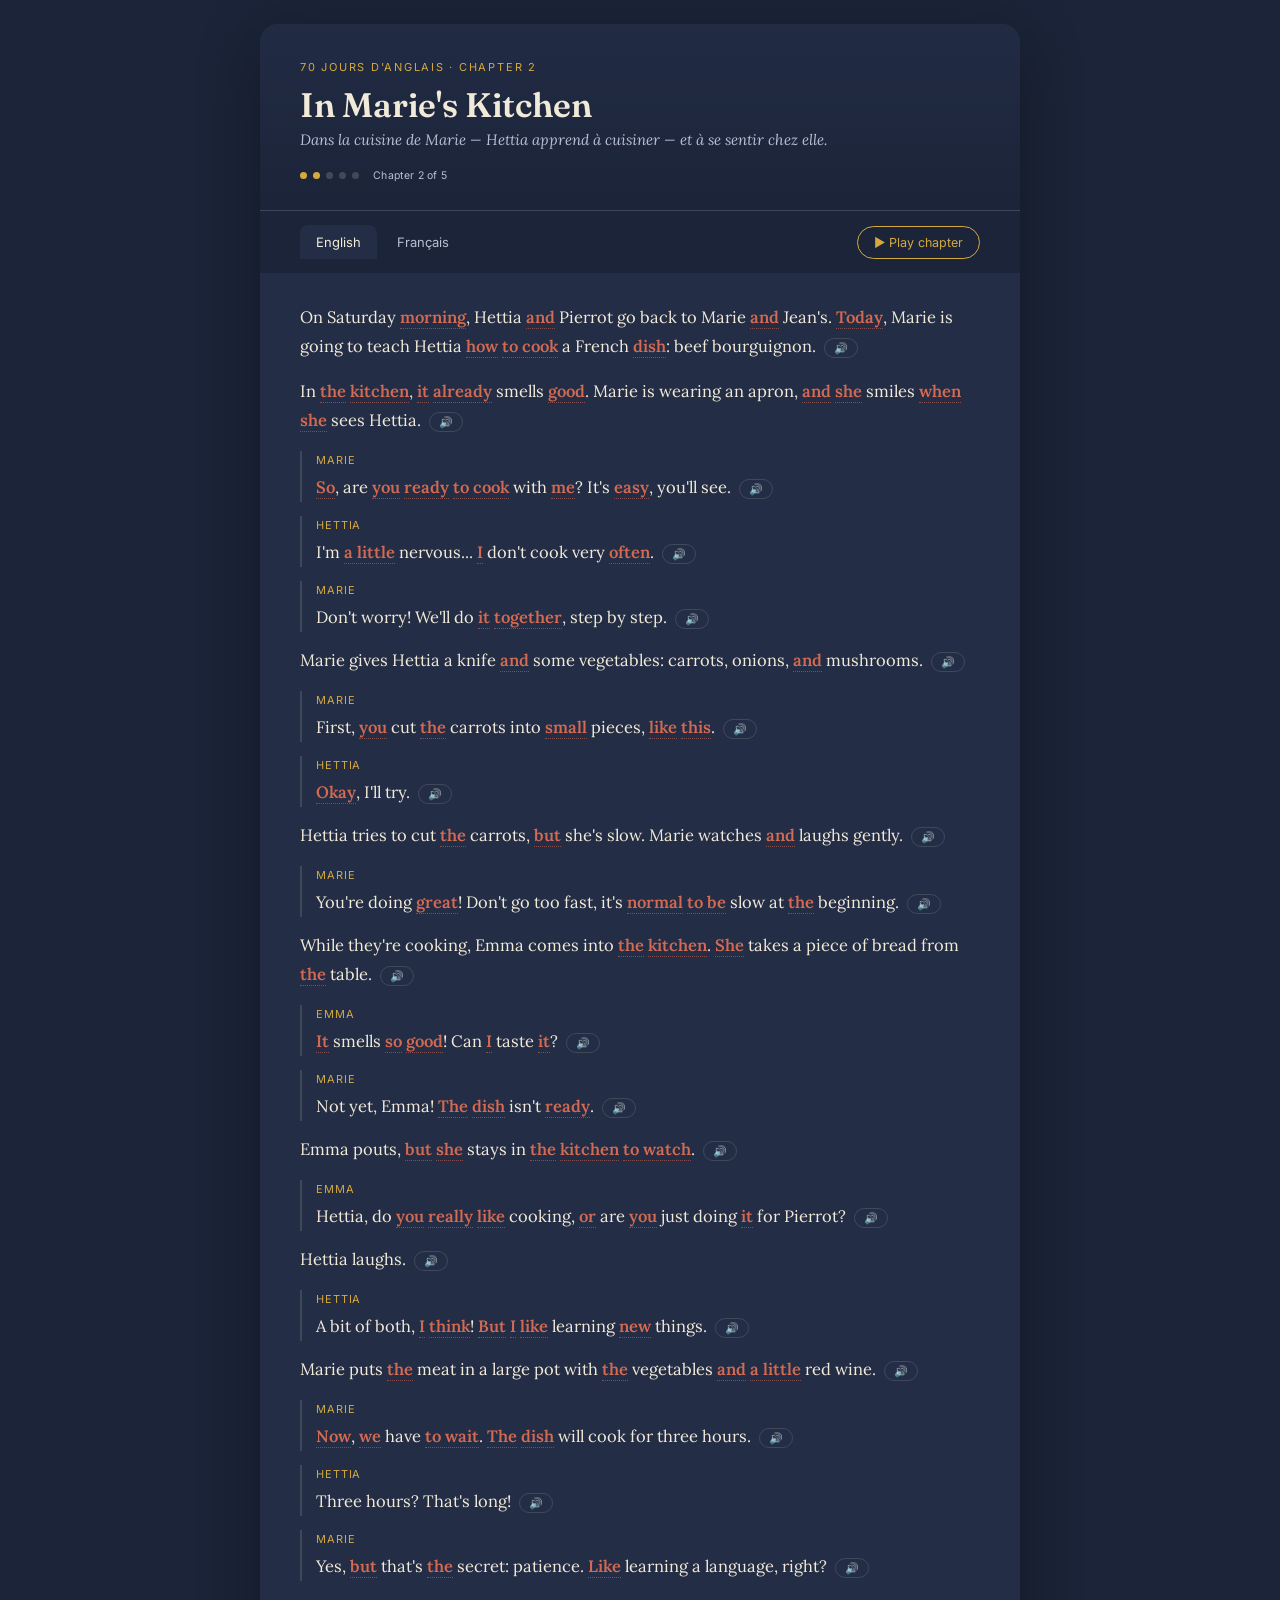
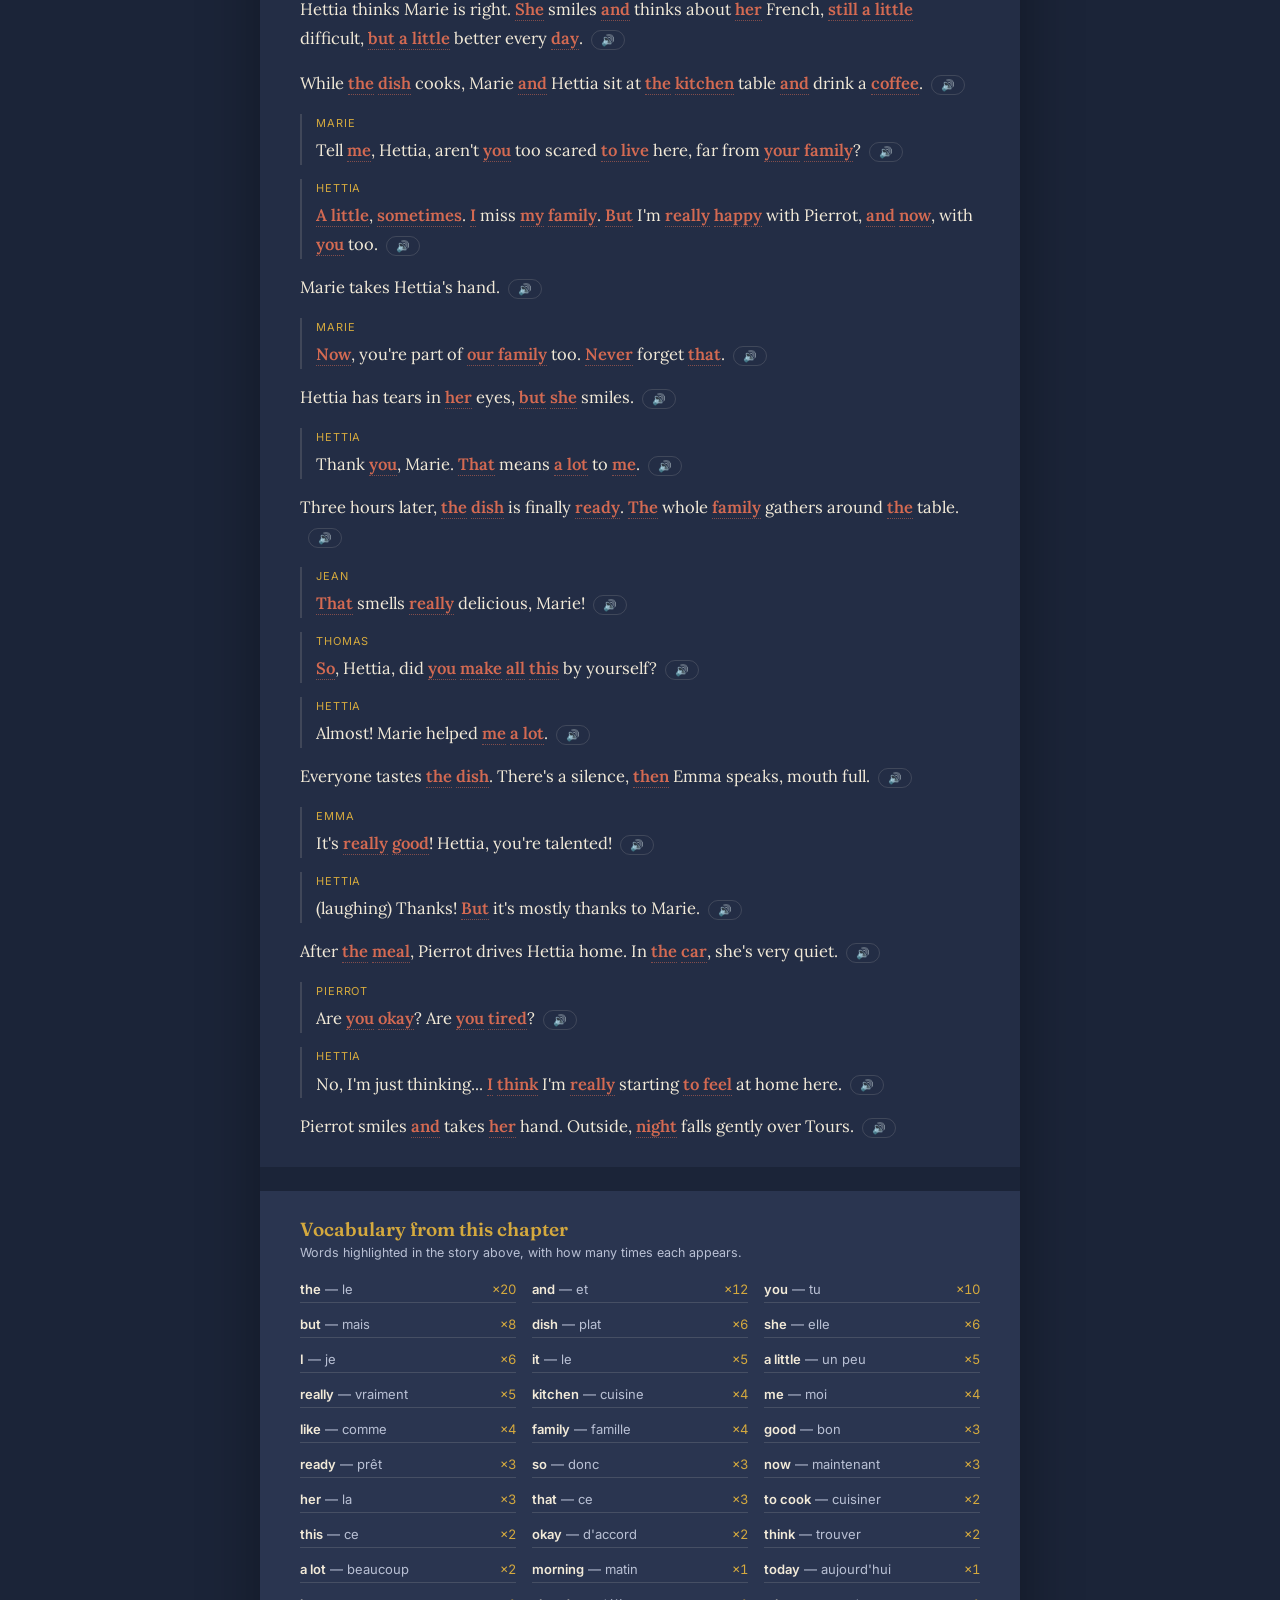
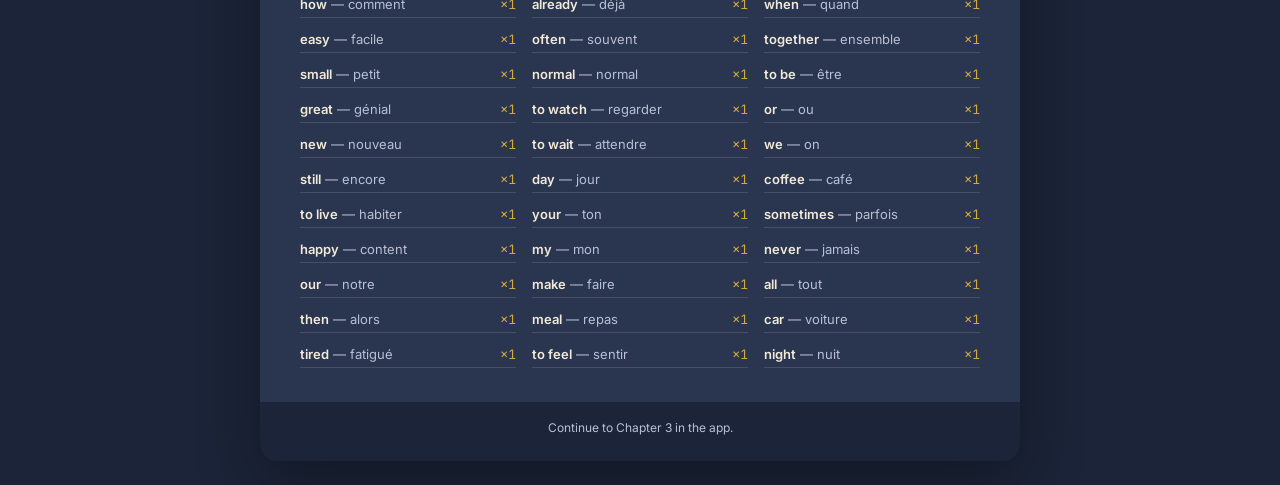
<file: chapter-2.html>
<!DOCTYPE html>
<html lang="en">
<head>
<meta charset="UTF-8">
<meta name="viewport" content="width=device-width, initial-scale=1.0">
<title>Chapter 2 — In Marie's Kitchen | 70 jours d'anglais</title>
<style>
  body { margin: 0; padding: 24px 16px; background: #1B2438; }
  .sjf-root {
    --bg: #1B2438; --panel: #232D45; --panel-2: #2A3550; --ink: #F2EAD8;
    --ink-dim: #B9C0D4; --gold: #D4A93E; --wine: #D46A52; --line: rgba(242,234,216,0.14);
    font-family: 'Lora', Georgia, serif; background: var(--bg); color: var(--ink);
    border-radius: 18px; padding: 0; max-width: 760px; margin: 0 auto; overflow: hidden;
    box-shadow: 0 20px 60px rgba(0,0,0,0.35);
  }
  .sjf-root * { box-sizing: border-box; }
  .sjf-head { padding: 36px 40px 28px; background: linear-gradient(180deg, #212B44 0%, #1B2438 100%); border-bottom: 1px solid var(--line); position: relative; }
  .sjf-eyebrow { font-family: 'Inter', sans-serif; font-size: 11px; letter-spacing: 0.16em; text-transform: uppercase; color: var(--gold); margin: 0 0 10px; }
  .sjf-title { font-family: 'Fraunces', Georgia, serif; font-size: 34px; font-weight: 600; margin: 0 0 4px; color: var(--ink); }
  .sjf-sub { font-style: italic; color: var(--ink-dim); margin: 0 0 20px; font-size: 15px; }
  .sjf-dots { display: flex; gap: 6px; align-items: center; }
  .sjf-dot { width: 7px; height: 7px; border-radius: 50%; background: rgba(242,234,216,0.18); }
  .sjf-dot.done { background: var(--gold); }
  .sjf-dots-label { font-family: 'Inter', sans-serif; font-size: 10.5px; color: var(--ink-dim); margin-left: 8px; letter-spacing: 0.03em; }
  .sjf-tabs { display: flex; gap: 4px; padding: 14px 40px 14px; background: var(--bg); align-items: center; }
  .sjf-tab { font-family: 'Inter', sans-serif; font-size: 13px; padding: 9px 16px; border-radius: 8px 8px 0 0; cursor: pointer; color: var(--ink-dim); background: transparent; border: none; transition: color 0.15s ease; }
  .sjf-tab.active { color: var(--ink); background: var(--panel); }
  .sjf-body { background: var(--panel); padding: 30px 40px 10px; }
  .sjf-pane { display: none; }
  .sjf-pane.active { display: block; }
  .sjf-p { margin: 0 0 16px; line-height: 1.75; font-size: 16.5px; color: var(--ink); }
  .sjf-d { margin: 0 0 14px; line-height: 1.75; font-size: 16.5px; padding-left: 14px; border-left: 2px solid var(--line); }
  .sjf-speaker { font-family: 'Inter', sans-serif; font-size: 11px; letter-spacing: 0.08em; text-transform: uppercase; color: var(--gold); display: block; margin-bottom: 3px; }
  .voc { color: var(--wine); font-weight: 600; border-bottom: 1px dotted rgba(212,106,82,0.55); cursor: help; }
  .sjf-recap { background: var(--panel-2); margin: 24px 0 0; padding: 26px 40px 34px; }
  .sjf-recap h3 { font-family: 'Fraunces', Georgia, serif; font-size: 19px; color: var(--gold); margin: 0 0 4px; font-weight: 600; }
  .sjf-recap p.hint { font-family: 'Inter', sans-serif; font-size: 12.5px; color: var(--ink-dim); margin: 0 0 16px; }
  .sjf-grid { display: grid; grid-template-columns: repeat(auto-fill, minmax(190px, 1fr)); gap: 8px 16px; }
  .sjf-word { font-family: 'Inter', sans-serif; font-size: 13px; display: flex; justify-content: space-between; padding: 5px 0; border-bottom: 1px solid var(--line); color: var(--ink-dim); }
  .sjf-word b { color: var(--ink); font-weight: 600; }
  .sjf-word span.count { color: var(--gold); font-variant-numeric: tabular-nums; }
  .sjf-say {
    font-family: 'Inter', sans-serif;
    font-size: 11px;
    margin-left: 8px;
    padding: 2px 9px;
    border-radius: 999px;
    border: 1px solid var(--line);
    background: transparent;
    color: var(--ink-dim);
    cursor: pointer;
    vertical-align: middle;
  }
  .sjf-say:hover { background: var(--gold); color: var(--bg); border-color: var(--gold); }
  .sjf-play-btn {
    font-family: 'Inter', sans-serif;
    font-size: 12.5px;
    margin-left: auto;
    padding: 8px 16px;
    border-radius: 999px;
    border: 1px solid var(--gold);
    background: transparent;
    color: var(--gold);
    cursor: pointer;
  }
  .sjf-play-btn:hover { background: var(--gold); color: var(--bg); }
  .sjf-playing { background: rgba(212,169,62,0.12); border-radius: 6px; }
  .sjf-note { font-family: 'Inter', sans-serif; font-size: 12px; color: var(--ink-dim); text-align: center; padding: 18px 40px 26px; background: var(--bg); }
</style>
</head>
<body>
<div class="sjf-root">
  <div class="sjf-head">
    <p class="sjf-eyebrow">70 jours d'anglais &middot; Chapter 2</p>
    <h1 class="sjf-title">In Marie's Kitchen</h1>
    <p class="sjf-sub">Dans la cuisine de Marie — Hettia apprend à cuisiner — et à se sentir chez elle.</p>
    <div class="sjf-dots" id="sjf-dots"></div>
  </div>

  <div class="sjf-tabs">
    <button class="sjf-tab active" onclick="sjfShowTab('en')">English</button>
    <button class="sjf-tab" onclick="sjfShowTab('fr')">Français</button>
    <button class="sjf-play-btn" id="sjf-play">▶ Play chapter</button>
  </div>

  <div class="sjf-body">
    <div class="sjf-pane active" id="sjf-en"></div>
    <div class="sjf-pane" id="sjf-fr"></div>
  </div>

  <div class="sjf-recap">
    <h3>Vocabulary from this chapter</h3>
    <p class="hint">Words highlighted in the story above, with how many times each appears.</p>
    <div class="sjf-grid" id="sjf-recap-grid"></div>
  </div>

  <div class="sjf-note">Continue to Chapter 3 in the app.</div>
</div>

<link rel="preconnect" href="https://fonts.googleapis.com">
<link href="https://fonts.googleapis.com/css2?family=Fraunces:wght@500;600&family=Lora:ital,wght@0,400;0,500;1,400&family=Inter:wght@400;500;600&display=swap" rel="stylesheet">

<script>
(function(){
  const vocab = 
[
    ["to be","être"],
    ["to have","avoir"],
    ["to do","faire"],
    ["make","faire"],
    ["to go","aller"],
    ["to be able to","pouvoir"],
    ["to want","vouloir"],
    ["to have to","devoir"],
    ["to know","savoir"],
    ["to see","voir"],
    ["to take","prendre"],
    ["to put","mettre"],
    ["to say","dire"],
    ["to come","venir"],
    ["to be necessary","falloir"],
    ["to like","aimer"],
    ["love","aimer"],
    ["to speak","parler"],
    ["to think","penser"],
    ["to believe","croire"],
    ["to find","trouver"],
    ["think","trouver"],
    ["to give","donner"],
    ["to ask","demander"],
    ["to stay","rester"],
    ["to pass","passer"],
    ["spend time","passer"],
    ["to arrive","arriver"],
    ["to go out","sortir"],
    ["to leave","partir"],
    ["to understand","comprendre"],
    ["to know","connaître"],
    ["to feel","sentir"],
    ["smell","sentir"],
    ["to eat","manger"],
    ["to drink","boire"],
    ["to sleep","dormir"],
    ["to work","travailler"],
    ["to live","habiter"],
    ["to listen","écouter"],
    ["to watch","regarder"],
    ["look","regarder"],
    ["to wait","attendre"],
    ["to try","essayer"],
    ["to forget","oublier"],
    ["to explain","expliquer"],
    ["I","je"],
    ["you","tu"],
    ["he","il"],
    ["she","elle"],
    ["we","on"],
    ["one","on"],
    ["we","nous"],
    ["you","vous"],
    ["they","ils"],
    ["they","elles"],
    ["me","moi"],
    ["you","toi"],
    ["him","lui"],
    ["the","le"],
    ["him","le"],
    ["it","le"],
    ["the","la"],
    ["her","la"],
    ["it","la"],
    ["the","les"],
    ["them","les"],
    ["my","mon"],
    ["my","ma"],
    ["my","mes"],
    ["your","ton"],
    ["your","ta"],
    ["your","tes"],
    ["his","son"],
    ["her","son"],
    ["his","sa"],
    ["her","sa"],
    ["his","ses"],
    ["her","ses"],
    ["our","notre"],
    ["your","votre"],
    ["their","leur"],
    ["this","ce"],
    ["that","ce"],
    ["this","cette"],
    ["that","cette"],
    ["these","ces"],
    ["who","qui"],
    ["that","que"],
    ["what","que"],
    ["what","quoi"],
    ["and","et"],
    ["or","ou"],
    ["but","mais"],
    ["so","donc"],
    ["because","parce que"],
    ["so","alors"],
    ["then","alors"],
    ["also","aussi"],
    ["then","puis"],
    ["next","ensuite"],
    ["like","comme"],
    ["as","comme"],
    ["if","si"],
    ["when","quand"],
    ["why","pourquoi"],
    ["how","comment"],
    ["how much","combien"],
    ["which one","lequel"],
    ["today","aujourd'hui"],
    ["yesterday","hier"],
    ["tomorrow","demain"],
    ["now","maintenant"],
    ["soon","bientôt"],
    ["always","toujours"],
    ["never","jamais"],
    ["often","souvent"],
    ["sometimes","parfois"],
    ["already","déjà"],
    ["still","encore"],
    ["again","encore"],
    ["right away","tout de suite"],
    ["a lot","beaucoup"],
    ["a little","un peu"],
    ["enough","assez"],
    ["too much","trop"],
    ["little","peu"],
    ["more","plus"],
    ["less","moins"],
    ["all","tout"],
    ["all","tous"],
    ["all","toute"],
    ["all","toutes"],
    ["nothing","rien"],
    ["family","famille"],
    ["mom","maman"],
    ["dad","papa"],
    ["brother","frère"],
    ["sister","sœur"],
    ["son","fils"],
    ["daughter","fille"],
    ["husband","mari"],
    ["wife","femme"],
    ["boyfriend","copain"],
    ["girlfriend","copine"],
    ["father-in-law","beau-père"],
    ["mother-in-law","belle-mère"],
    ["brother-in-law","beau-frère"],
    ["sister-in-law","belle-sœur"],
    ["grandparents","grands-parents"],
    ["grandfather","grand-père"],
    ["grandmother","grand-mère"],
    ["child","enfant"],
    ["baby","bébé"],
    ["uncle","oncle"],
    ["aunt","tante"],
    ["cousin","cousin"],
    ["cousin","cousine"],
    ["love","amour"],
    ["heart","cœur"],
    ["together","ensemble"],
    ["I miss you","tu me manques"],
    ["to kiss","embrasser"],
    ["hug","embrasser"],
    ["hug","câlin"],
    ["cuddle","câlin"],
    ["to support","soutenir"],
    ["to share","partager"],
    ["trust","confiance"],
    ["argument","dispute"],
    ["to make up","se réconcilier"],
    ["happy","content"],
    ["glad","content"],
    ["happy","contente"],
    ["glad","contente"],
    ["happy","heureux"],
    ["happy","heureuse"],
    ["sad","triste"],
    ["angry","fâché"],
    ["angry","fâchée"],
    ["worried","inquiet"],
    ["worried","inquiète"],
    ["tired","fatigué"],
    ["tired","fatiguée"],
    ["stressed","stressé"],
    ["stressed","stressée"],
    ["surprised","surpris"],
    ["surprised","surprise"],
    ["proud","fier"],
    ["proud","fière"],
    ["embarrassed","gêné"],
    ["embarrassed","gênée"],
    ["to think that","penser que"],
    ["to believe that","croire que"],
    ["to find that","trouver que"],
    ["to feel like","avoir envie de"],
    ["to need","avoir besoin de"],
    ["to be afraid of","avoir peur de"],
    ["to look forward to","avoir hâte de"],
    ["to hope","espérer"],
    ["sorry","désolé"],
    ["sorry","désolée"],
    ["to apologize","s'excuser"],
    ["agreed","d'accord"],
    ["okay","d'accord"],
    ["disagree","pas d'accord"],
    ["sure","sûr"],
    ["sure","sûre"],
    ["maybe","peut-être"],
    ["really","vraiment"],
    ["honestly","franchement"],
    ["honestly","honnêtement"],
    ["house","maison"],
    ["apartment","appartement"],
    ["bedroom","chambre"],
    ["kitchen","cuisine"],
    ["living room","salon"],
    ["work","travail"],
    ["car","voiture"],
    ["phone","téléphone"],
    ["money","argent"],
    ["time","temps"],
    ["weather","temps"],
    ["day","jour"],
    ["week","semaine"],
    ["weekend","week-end"],
    ["morning","matin"],
    ["evening","soir"],
    ["night","nuit"],
    ["meal","repas"],
    ["dinner","dîner"],
    ["lunch","déjeuner"],
    ["groceries","courses"],
    ["to go grocery shopping","faire les courses"],
    ["to tidy","ranger"],
    ["to clean","nettoyer"],
    ["to come home","rentrer"],
    ["trip","voyage"],
    ["vacation","vacances"],
    ["appointment","rendez-vous"],
    ["date","rendez-vous"],
    ["project","projet"],
    ["plan","projet"],
    ["problem","problème"],
    ["solution","solution"],
    ["coffee","café"],
    ["water","eau"],
    ["restaurant","restaurant"],
    ["to invite","inviter"],
    ["party","fête"],
    ["birthday","anniversaire"],
    ["gift","cadeau"],
    ["to grab a drink","boire un verre"],
    ["to cook","cuisiner"],
    ["recipe","recette"],
    ["dish","plat"],
    ["dessert","dessert"],
    ["cheers","santé"],
    ["enjoy your meal","bon appétit"],
    ["to toast","trinquer"],
    ["to share a meal","partager un repas"],
    ["good","bon"],
    ["good","bonne"],
    ["bad","mauvais"],
    ["bad","mauvaise"],
    ["big","grand"],
    ["tall","grand"],
    ["big","grande"],
    ["tall","grande"],
    ["small","petit"],
    ["small","petite"],
    ["beautiful","beau"],
    ["beautiful","belle"],
    ["kind","gentil"],
    ["kind","gentille"],
    ["funny","drôle"],
    ["nice","sympa"],
    ["hard","difficile"],
    ["easy","facile"],
    ["important","important"],
    ["important","importante"],
    ["different","différent"],
    ["different","différente"],
    ["same","pareil"],
    ["same","pareille"],
    ["new","nouveau"],
    ["new","nouvelle"],
    ["old","vieux"],
    ["old","vieille"],
    ["young","jeune"],
    ["interesting","intéressant"],
    ["interesting","intéressante"],
    ["boring","ennuyeux"],
    ["boring","ennuyeuse"],
    ["busy","occupé"],
    ["busy","occupée"],
    ["free","libre"],
    ["ready","prêt"],
    ["ready","prête"],
    ["normal","normal"],
    ["normal","normale"],
    ["weird","bizarre"],
    ["great","génial"],
    ["great","géniale"]
  ].sort((a,b) => b[0].length - a[0].length);
  const counts = {};

  function highlight(text) {
    const placeholders = [];
    let result = text;
    for (const [term, frHint] of vocab) {
      const escaped = term.replace(/[.*+?^${}()|[\]\\]/g, '\\$&');
      const re = new RegExp("(?<![A-Za-zÀ-ÖØ-öø-ÿ'\u2019-])(" + escaped + ")(?![A-Za-zÀ-ÖØ-öø-ÿ'\u2019-])", "gi");
      result = result.replace(re, (m) => {
        counts[term] = counts[term] || {fr: frHint, n: 0};
        counts[term].n++;
        const idx = placeholders.length;
        placeholders.push('<span class="voc" title="' + frHint + '">' + m + '</span>');
        return "\u0000" + idx + "\u0000";
      });
    }
    return result.replace(/\u0000(\d+)\u0000/g, (_, i) => placeholders[i]);
  }

  const story = 
[
    {t:'p', en:"On Saturday morning, Hettia and Pierrot go back to Marie and Jean's. Today, Marie is going to teach Hettia how to cook a French dish: beef bourguignon.", fr:"Le samedi matin, Hettia et Pierrot retournent chez Marie et Jean. Aujourd'hui, Marie va apprendre à Hettia à cuisiner un plat français : le bœuf bourguignon."},
    {t:'p', en:"In the kitchen, it already smells good. Marie is wearing an apron, and she smiles when she sees Hettia.", fr:"Dans la cuisine, ça sent déjà bon. Marie porte un tablier, et elle sourit quand elle voit Hettia."},
    {t:'d', s:"Marie", en:"So, are you ready to cook with me? It's easy, you'll see.", fr:"Alors, tu es prête à cuisiner avec moi ? C'est facile, tu vas voir."},
    {t:'d', s:"Hettia", en:"I'm a little nervous... I don't cook very often.", fr:"Je suis un peu nerveuse... je ne cuisine pas très souvent."},
    {t:'d', s:"Marie", en:"Don't worry! We'll do it together, step by step.", fr:"Ne t'inquiète pas ! On va faire ça ensemble, étape par étape."},
    {t:'p', en:"Marie gives Hettia a knife and some vegetables: carrots, onions, and mushrooms.", fr:"Marie donne à Hettia un couteau et des légumes : des carottes, des oignons, et des champignons."},
    {t:'d', s:"Marie", en:"First, you cut the carrots into small pieces, like this.", fr:"D'abord, tu coupes les carottes en petits morceaux, comme ça."},
    {t:'d', s:"Hettia", en:"Okay, I'll try.", fr:"D'accord, je vais essayer."},
    {t:'p', en:"Hettia tries to cut the carrots, but she's slow. Marie watches and laughs gently.", fr:"Hettia essaie de couper les carottes, mais elle est lente. Marie regarde et rit gentiment."},
    {t:'d', s:"Marie", en:"You're doing great! Don't go too fast, it's normal to be slow at the beginning.", fr:"Tu fais très bien ! Ne va pas trop vite, c'est normal d'être lente au début."},
    {t:'p', en:"While they're cooking, Emma comes into the kitchen. She takes a piece of bread from the table.", fr:"Pendant qu'elles cuisinent, Emma entre dans la cuisine. Elle prend un morceau de pain sur la table."},
    {t:'d', s:"Emma", en:"It smells so good! Can I taste it?", fr:"Ça sent trop bon ! Je peux goûter ?"},
    {t:'d', s:"Marie", en:"Not yet, Emma! The dish isn't ready.", fr:"Pas encore, Emma ! Le plat n'est pas prêt."},
    {t:'p', en:"Emma pouts, but she stays in the kitchen to watch.", fr:"Emma fait la moue, mais elle reste dans la cuisine pour regarder."},
    {t:'d', s:"Emma", en:"Hettia, do you really like cooking, or are you just doing it for Pierrot?", fr:"Hettia, tu aimes vraiment cuisiner, ou tu fais ça juste pour Pierrot ?"},
    {t:'p', en:"Hettia laughs.", fr:"Hettia rit."},
    {t:'d', s:"Hettia", en:"A bit of both, I think! But I like learning new things.", fr:"Un peu des deux, je crois ! Mais j'aime bien apprendre des choses nouvelles."},
    {t:'p', en:"Marie puts the meat in a large pot with the vegetables and a little red wine.", fr:"Marie met la viande dans une grande casserole avec les légumes et un peu de vin rouge."},
    {t:'d', s:"Marie", en:"Now, we have to wait. The dish will cook for three hours.", fr:"Maintenant, il faut attendre. Le plat va cuire pendant trois heures."},
    {t:'d', s:"Hettia", en:"Three hours? That's long!", fr:"Trois heures ? C'est long !"},
    {t:'d', s:"Marie", en:"Yes, but that's the secret: patience. Like learning a language, right?", fr:"Oui, mais c'est ça, le secret : la patience. Comme pour apprendre une langue, non ?"},
    {t:'p', en:"Hettia thinks Marie is right. She smiles and thinks about her French, still a little difficult, but a little better every day.", fr:"Hettia pense que Marie a raison. Elle sourit et pense à son français, encore un peu difficile, mais chaque jour un peu meilleur."},
    {t:'p', en:"While the dish cooks, Marie and Hettia sit at the kitchen table and drink a coffee.", fr:"Pendant que le plat cuit, Marie et Hettia s'assoient à la table de la cuisine et boivent un café."},
    {t:'d', s:"Marie", en:"Tell me, Hettia, aren't you too scared to live here, far from your family?", fr:"Dis-moi, Hettia, tu n'as pas trop peur de vivre ici, loin de ta famille ?"},
    {t:'d', s:"Hettia", en:"A little, sometimes. I miss my family. But I'm really happy with Pierrot, and now, with you too.", fr:"Un peu, parfois. Ma famille me manque. Mais je suis vraiment heureuse avec Pierrot, et maintenant, avec vous aussi."},
    {t:'p', en:"Marie takes Hettia's hand.", fr:"Marie prend la main d'Hettia."},
    {t:'d', s:"Marie", en:"Now, you're part of our family too. Never forget that.", fr:"Maintenant, tu fais partie de notre famille aussi. N'oublie jamais ça."},
    {t:'p', en:"Hettia has tears in her eyes, but she smiles.", fr:"Hettia a les larmes aux yeux, mais elle sourit."},
    {t:'d', s:"Hettia", en:"Thank you, Marie. That means a lot to me.", fr:"Merci, Marie. Ça compte beaucoup pour moi."},
    {t:'p', en:"Three hours later, the dish is finally ready. The whole family gathers around the table.", fr:"Trois heures plus tard, le plat est enfin prêt. Toute la famille se retrouve autour de la table."},
    {t:'d', s:"Jean", en:"That smells really delicious, Marie!", fr:"Ça sent vraiment délicieux, Marie !"},
    {t:'d', s:"Thomas", en:"So, Hettia, did you make all this by yourself?", fr:"Alors, Hettia, tu as fait tout ça toute seule ?"},
    {t:'d', s:"Hettia", en:"Almost! Marie helped me a lot.", fr:"Presque ! Marie m'a beaucoup aidée."},
    {t:'p', en:"Everyone tastes the dish. There's a silence, then Emma speaks, mouth full.", fr:"Tout le monde goûte le plat. Il y a un silence, puis Emma parle, la bouche pleine."},
    {t:'d', s:"Emma", en:"It's really good! Hettia, you're talented!", fr:"C'est vraiment bon ! Hettia, tu es douée !"},
    {t:'d', s:"Hettia", en:"(laughing) Thanks! But it's mostly thanks to Marie.", fr:"(riant) Merci ! Mais c'est surtout grâce à Marie."},
    {t:'p', en:"After the meal, Pierrot drives Hettia home. In the car, she's very quiet.", fr:"Après le repas, Pierrot raccompagne Hettia chez eux. Dans la voiture, elle est très silencieuse."},
    {t:'d', s:"Pierrot", en:"Are you okay? Are you tired?", fr:"Ça va ? Tu es fatiguée ?"},
    {t:'d', s:"Hettia", en:"No, I'm just thinking... I think I'm really starting to feel at home here.", fr:"Non, je pense juste... je crois que je commence vraiment à me sentir chez moi, ici."},
    {t:'p', en:"Pierrot smiles and takes her hand. Outside, night falls gently over Tours.", fr:"Pierrot sourit et prend sa main. Dehors, la nuit tombe doucement sur Tours."}
  ];

  const enEl = document.getElementById('sjf-en');
  const frEl = document.getElementById('sjf-fr');

  let englishVoice = null, englishVoiceFemale = null, englishVoiceMale = null;
  function loadVoices() {
    const voices = window.speechSynthesis ? window.speechSynthesis.getVoices() : [];
    const en = voices.filter(v => v.lang && v.lang.startsWith('en'));
    englishVoice = en.find(v => v.lang === 'en-GB') || en.find(v => v.lang === 'en-US') || en[0] || null;
    const FEMALE = /female|samantha|victoria|karen|moira|tessa|fiona|kate|serena|susan|zira|hazel|allison|ava|kathy|shelley|catherine|joanna|kendra|salli|nicky|amy|emma|joanie|flo|princess/i;
    const MALE = /\bmale\b|daniel|alex|fred|oliver|arthur|ralph|david|george|thomas|aaron|nathan|justin|eric|kevin|matthew|brian|guy(?!\w)|james|mark|gordon|rishi/i;
    englishVoiceFemale = en.find(v => FEMALE.test(v.name)) || null;
    englishVoiceMale = en.find(v => MALE.test(v.name) && !FEMALE.test(v.name)) || null;
  }
  if (window.speechSynthesis) {
    loadVoices();
    window.speechSynthesis.onvoiceschanged = loadVoices;
  }
  function stripTags(t) { return t.replace(/<[^>]*>/g, ''); }
  function voiceFor(speaker) {
    if (speaker === 'Hettia') return englishVoiceFemale;
    if (speaker === 'Pierrot') return englishVoiceMale;
    return null;
  }
  function speakLine(text, voice, onEnd) {
    if (!window.speechSynthesis) return;
    window.speechSynthesis.cancel();
    const u = new SpeechSynthesisUtterance(stripTags(text));
    u.lang = 'en-GB';
    u.voice = voice || englishVoice;
    u.rate = 0.92;
    if (onEnd) u.onend = onEnd;
    window.speechSynthesis.speak(u);
  }

  let playIndex = -1;
  let isPlaying = false;
  const playBtn = document.getElementById('sjf-play');

  function playNext() {
    playIndex++;
    if (playIndex >= story.length || !isPlaying) {
      isPlaying = false;
      document.querySelectorAll('.sjf-playing').forEach(el => el.classList.remove('sjf-playing'));
      if (playBtn) playBtn.textContent = '▶ Play chapter';
      return;
    }
    const block = story[playIndex];
    document.querySelectorAll('.sjf-playing').forEach(el => el.classList.remove('sjf-playing'));
    const lineEl = enEl.children[playIndex];
    if (lineEl) { lineEl.classList.add('sjf-playing'); lineEl.scrollIntoView({behavior:'smooth', block:'center'}); }
    const voice = block.t === 'd' ? voiceFor(block.s) : null;
    speakLine(block.en, voice, playNext);
  }

  if (playBtn) {
    playBtn.onclick = () => {
      if (isPlaying) {
        isPlaying = false;
        window.speechSynthesis.cancel();
        document.querySelectorAll('.sjf-playing').forEach(el => el.classList.remove('sjf-playing'));
        playBtn.textContent = '▶ Play chapter';
      } else {
        isPlaying = true;
        playIndex = -1;
        playBtn.textContent = '■ Stop';
        playNext();
      }
    };
  }

  story.forEach(block => {
    if (block.t === 'p') {
      const pe = document.createElement('p');
      pe.className = 'sjf-p';
      pe.innerHTML = highlight(block.en);
      const btnE = document.createElement('button');
      btnE.className = 'sjf-say';
      btnE.textContent = '🔊';
      btnE.setAttribute('aria-label', 'Listen');
      btnE.onclick = () => speakLine(block.en, null);
      pe.appendChild(btnE);
      enEl.appendChild(pe);
      const pf = document.createElement('p');
      pf.className = 'sjf-p';
      pf.textContent = block.fr;
      frEl.appendChild(pf);
    } else {
      const de = document.createElement('p');
      de.className = 'sjf-d';
      de.innerHTML = '<span class="sjf-speaker">' + block.s + '</span>' + highlight(block.en);
      const btnE = document.createElement('button');
      btnE.className = 'sjf-say';
      btnE.textContent = '🔊';
      btnE.setAttribute('aria-label', 'Listen: ' + block.s);
      btnE.onclick = () => speakLine(block.en, voiceFor(block.s));
      de.appendChild(btnE);
      enEl.appendChild(de);
      const df = document.createElement('p');
      df.className = 'sjf-d';
      df.innerHTML = '<span class="sjf-speaker">' + block.s + '</span>' + block.fr;
      frEl.appendChild(df);
    }
  });

  const grid = document.getElementById('sjf-recap-grid');
  Object.entries(counts)
    .sort((a,b) => b[1].n - a[1].n)
    .forEach(([term, data]) => {
      const row = document.createElement('div');
      row.className = 'sjf-word';
      row.innerHTML = '<span><b>' + term + '</b> — ' + data.fr + '</span><span class="count">×' + data.n + '</span>';
      grid.appendChild(row);
    });

  const dots = document.getElementById('sjf-dots');
  for (let i = 1; i <= 5; i++) {
    const d = document.createElement('div');
    d.className = 'sjf-dot' + (i <= 2 ? ' done' : '');
    dots.appendChild(d);
  }
  const label = document.createElement('span');
  label.className = 'sjf-dots-label';
  label.textContent = 'Chapter 2 of 5';
  dots.appendChild(label);

  window.sjfShowTab = function(tab) {
    document.querySelectorAll('.sjf-tab').forEach(b => b.classList.remove('active'));
    document.querySelectorAll('.sjf-pane').forEach(p => p.classList.remove('active'));
    event.target.classList.add('active');
    document.getElementById('sjf-' + tab).classList.add('active');
  };
})();
</script>
</body>
</html>
</file>
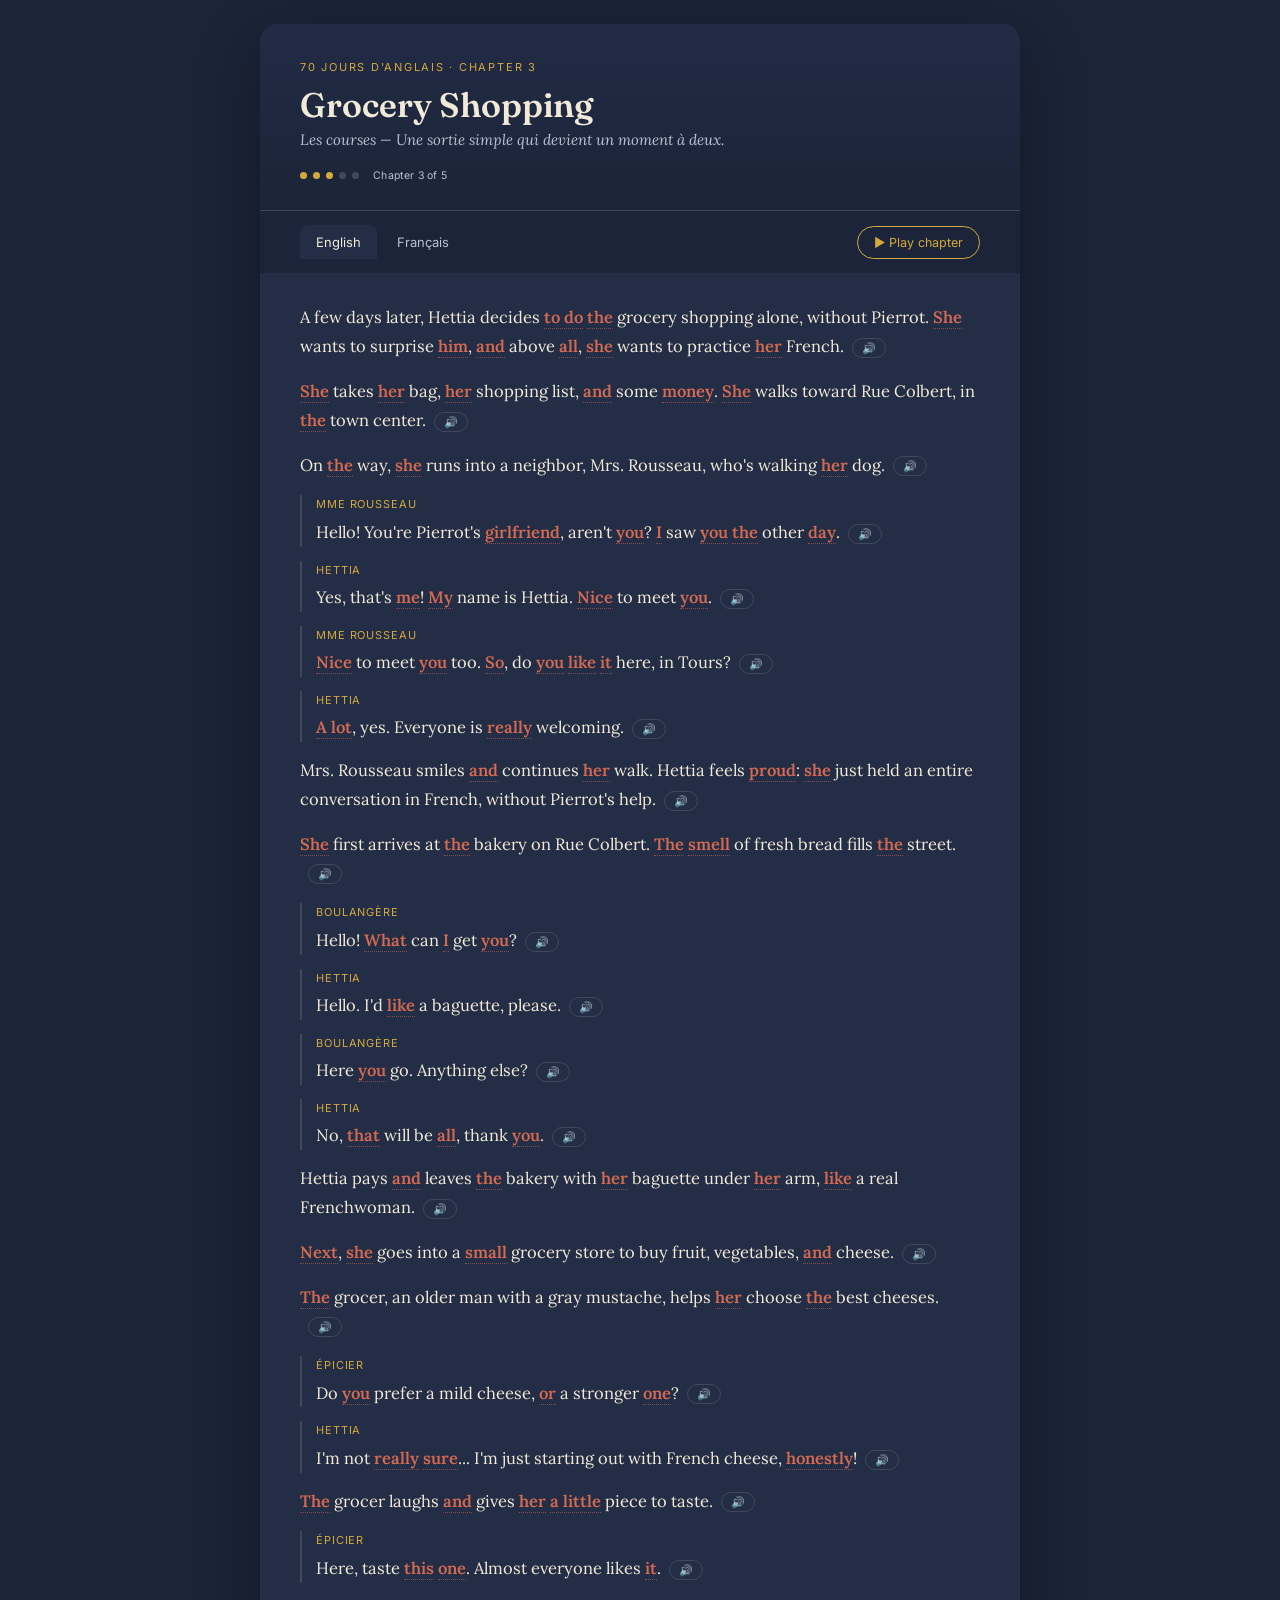
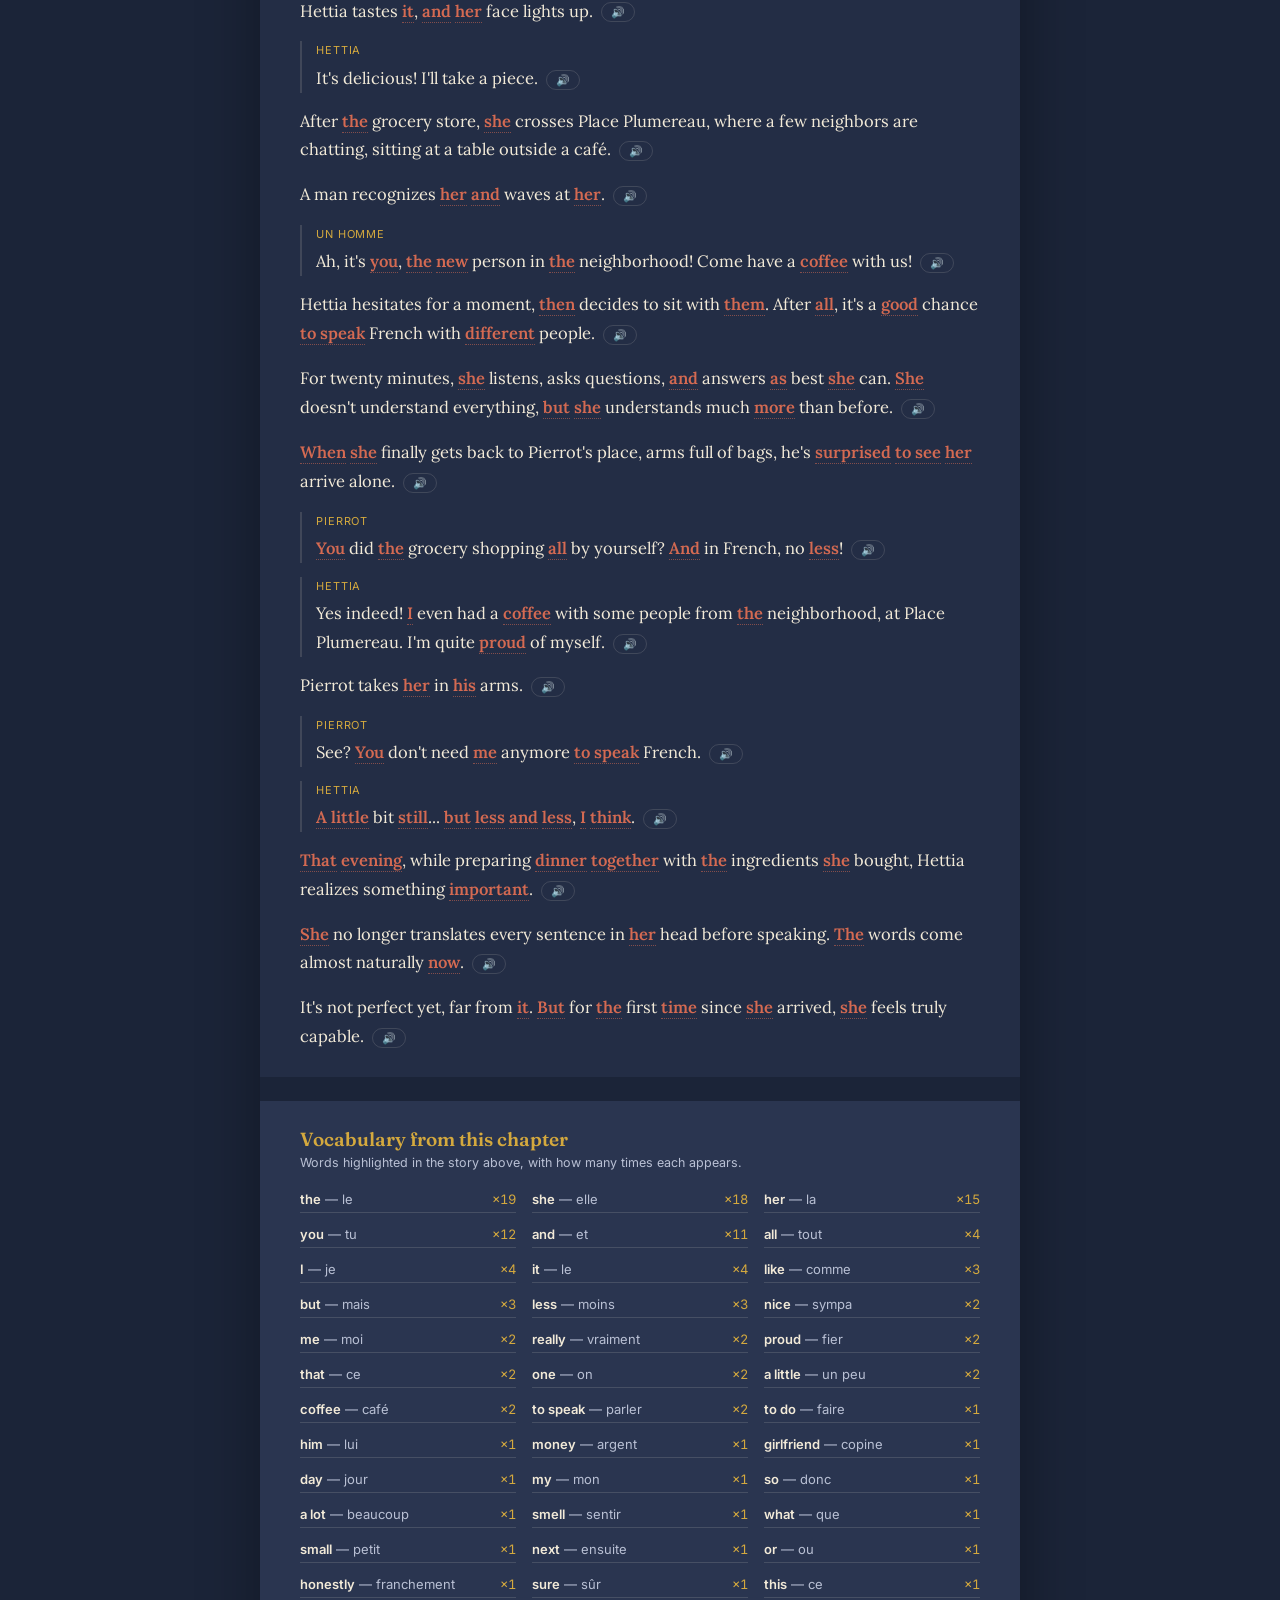
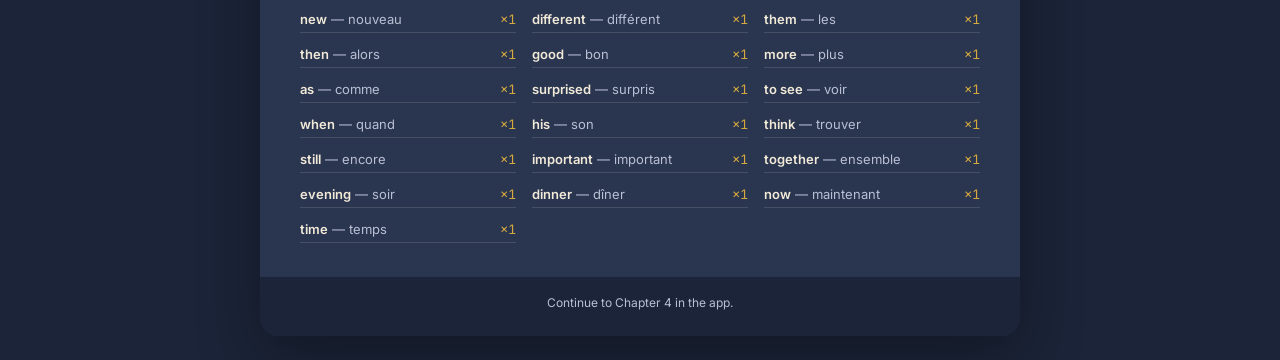
<file: chapter-3.html>
<!DOCTYPE html>
<html lang="en">
<head>
<meta charset="UTF-8">
<meta name="viewport" content="width=device-width, initial-scale=1.0">
<title>Chapter 3 — Grocery Shopping | 70 jours d'anglais</title>
<style>
  body { margin: 0; padding: 24px 16px; background: #1B2438; }
  .sjf-root {
    --bg: #1B2438; --panel: #232D45; --panel-2: #2A3550; --ink: #F2EAD8;
    --ink-dim: #B9C0D4; --gold: #D4A93E; --wine: #D46A52; --line: rgba(242,234,216,0.14);
    font-family: 'Lora', Georgia, serif; background: var(--bg); color: var(--ink);
    border-radius: 18px; padding: 0; max-width: 760px; margin: 0 auto; overflow: hidden;
    box-shadow: 0 20px 60px rgba(0,0,0,0.35);
  }
  .sjf-root * { box-sizing: border-box; }
  .sjf-head { padding: 36px 40px 28px; background: linear-gradient(180deg, #212B44 0%, #1B2438 100%); border-bottom: 1px solid var(--line); position: relative; }
  .sjf-eyebrow { font-family: 'Inter', sans-serif; font-size: 11px; letter-spacing: 0.16em; text-transform: uppercase; color: var(--gold); margin: 0 0 10px; }
  .sjf-title { font-family: 'Fraunces', Georgia, serif; font-size: 34px; font-weight: 600; margin: 0 0 4px; color: var(--ink); }
  .sjf-sub { font-style: italic; color: var(--ink-dim); margin: 0 0 20px; font-size: 15px; }
  .sjf-dots { display: flex; gap: 6px; align-items: center; }
  .sjf-dot { width: 7px; height: 7px; border-radius: 50%; background: rgba(242,234,216,0.18); }
  .sjf-dot.done { background: var(--gold); }
  .sjf-dots-label { font-family: 'Inter', sans-serif; font-size: 10.5px; color: var(--ink-dim); margin-left: 8px; letter-spacing: 0.03em; }
  .sjf-tabs { display: flex; gap: 4px; padding: 14px 40px 14px; background: var(--bg); align-items: center; }
  .sjf-tab { font-family: 'Inter', sans-serif; font-size: 13px; padding: 9px 16px; border-radius: 8px 8px 0 0; cursor: pointer; color: var(--ink-dim); background: transparent; border: none; transition: color 0.15s ease; }
  .sjf-tab.active { color: var(--ink); background: var(--panel); }
  .sjf-body { background: var(--panel); padding: 30px 40px 10px; }
  .sjf-pane { display: none; }
  .sjf-pane.active { display: block; }
  .sjf-p { margin: 0 0 16px; line-height: 1.75; font-size: 16.5px; color: var(--ink); }
  .sjf-d { margin: 0 0 14px; line-height: 1.75; font-size: 16.5px; padding-left: 14px; border-left: 2px solid var(--line); }
  .sjf-speaker { font-family: 'Inter', sans-serif; font-size: 11px; letter-spacing: 0.08em; text-transform: uppercase; color: var(--gold); display: block; margin-bottom: 3px; }
  .voc { color: var(--wine); font-weight: 600; border-bottom: 1px dotted rgba(212,106,82,0.55); cursor: help; }
  .sjf-recap { background: var(--panel-2); margin: 24px 0 0; padding: 26px 40px 34px; }
  .sjf-recap h3 { font-family: 'Fraunces', Georgia, serif; font-size: 19px; color: var(--gold); margin: 0 0 4px; font-weight: 600; }
  .sjf-recap p.hint { font-family: 'Inter', sans-serif; font-size: 12.5px; color: var(--ink-dim); margin: 0 0 16px; }
  .sjf-grid { display: grid; grid-template-columns: repeat(auto-fill, minmax(190px, 1fr)); gap: 8px 16px; }
  .sjf-word { font-family: 'Inter', sans-serif; font-size: 13px; display: flex; justify-content: space-between; padding: 5px 0; border-bottom: 1px solid var(--line); color: var(--ink-dim); }
  .sjf-word b { color: var(--ink); font-weight: 600; }
  .sjf-word span.count { color: var(--gold); font-variant-numeric: tabular-nums; }
  .sjf-say {
    font-family: 'Inter', sans-serif;
    font-size: 11px;
    margin-left: 8px;
    padding: 2px 9px;
    border-radius: 999px;
    border: 1px solid var(--line);
    background: transparent;
    color: var(--ink-dim);
    cursor: pointer;
    vertical-align: middle;
  }
  .sjf-say:hover { background: var(--gold); color: var(--bg); border-color: var(--gold); }
  .sjf-play-btn {
    font-family: 'Inter', sans-serif;
    font-size: 12.5px;
    margin-left: auto;
    padding: 8px 16px;
    border-radius: 999px;
    border: 1px solid var(--gold);
    background: transparent;
    color: var(--gold);
    cursor: pointer;
  }
  .sjf-play-btn:hover { background: var(--gold); color: var(--bg); }
  .sjf-playing { background: rgba(212,169,62,0.12); border-radius: 6px; }
  .sjf-note { font-family: 'Inter', sans-serif; font-size: 12px; color: var(--ink-dim); text-align: center; padding: 18px 40px 26px; background: var(--bg); }
</style>
</head>
<body>
<div class="sjf-root">
  <div class="sjf-head">
    <p class="sjf-eyebrow">70 jours d'anglais &middot; Chapter 3</p>
    <h1 class="sjf-title">Grocery Shopping</h1>
    <p class="sjf-sub">Les courses — Une sortie simple qui devient un moment à deux.</p>
    <div class="sjf-dots" id="sjf-dots"></div>
  </div>

  <div class="sjf-tabs">
    <button class="sjf-tab active" onclick="sjfShowTab('en')">English</button>
    <button class="sjf-tab" onclick="sjfShowTab('fr')">Français</button>
    <button class="sjf-play-btn" id="sjf-play">▶ Play chapter</button>
  </div>

  <div class="sjf-body">
    <div class="sjf-pane active" id="sjf-en"></div>
    <div class="sjf-pane" id="sjf-fr"></div>
  </div>

  <div class="sjf-recap">
    <h3>Vocabulary from this chapter</h3>
    <p class="hint">Words highlighted in the story above, with how many times each appears.</p>
    <div class="sjf-grid" id="sjf-recap-grid"></div>
  </div>

  <div class="sjf-note">Continue to Chapter 4 in the app.</div>
</div>

<link rel="preconnect" href="https://fonts.googleapis.com">
<link href="https://fonts.googleapis.com/css2?family=Fraunces:wght@500;600&family=Lora:ital,wght@0,400;0,500;1,400&family=Inter:wght@400;500;600&display=swap" rel="stylesheet">

<script>
(function(){
  const vocab = 
[
    ["to be","être"],
    ["to have","avoir"],
    ["to do","faire"],
    ["make","faire"],
    ["to go","aller"],
    ["to be able to","pouvoir"],
    ["to want","vouloir"],
    ["to have to","devoir"],
    ["to know","savoir"],
    ["to see","voir"],
    ["to take","prendre"],
    ["to put","mettre"],
    ["to say","dire"],
    ["to come","venir"],
    ["to be necessary","falloir"],
    ["to like","aimer"],
    ["love","aimer"],
    ["to speak","parler"],
    ["to think","penser"],
    ["to believe","croire"],
    ["to find","trouver"],
    ["think","trouver"],
    ["to give","donner"],
    ["to ask","demander"],
    ["to stay","rester"],
    ["to pass","passer"],
    ["spend time","passer"],
    ["to arrive","arriver"],
    ["to go out","sortir"],
    ["to leave","partir"],
    ["to understand","comprendre"],
    ["to know","connaître"],
    ["to feel","sentir"],
    ["smell","sentir"],
    ["to eat","manger"],
    ["to drink","boire"],
    ["to sleep","dormir"],
    ["to work","travailler"],
    ["to live","habiter"],
    ["to listen","écouter"],
    ["to watch","regarder"],
    ["look","regarder"],
    ["to wait","attendre"],
    ["to try","essayer"],
    ["to forget","oublier"],
    ["to explain","expliquer"],
    ["I","je"],
    ["you","tu"],
    ["he","il"],
    ["she","elle"],
    ["we","on"],
    ["one","on"],
    ["we","nous"],
    ["you","vous"],
    ["they","ils"],
    ["they","elles"],
    ["me","moi"],
    ["you","toi"],
    ["him","lui"],
    ["the","le"],
    ["him","le"],
    ["it","le"],
    ["the","la"],
    ["her","la"],
    ["it","la"],
    ["the","les"],
    ["them","les"],
    ["my","mon"],
    ["my","ma"],
    ["my","mes"],
    ["your","ton"],
    ["your","ta"],
    ["your","tes"],
    ["his","son"],
    ["her","son"],
    ["his","sa"],
    ["her","sa"],
    ["his","ses"],
    ["her","ses"],
    ["our","notre"],
    ["your","votre"],
    ["their","leur"],
    ["this","ce"],
    ["that","ce"],
    ["this","cette"],
    ["that","cette"],
    ["these","ces"],
    ["who","qui"],
    ["that","que"],
    ["what","que"],
    ["what","quoi"],
    ["and","et"],
    ["or","ou"],
    ["but","mais"],
    ["so","donc"],
    ["because","parce que"],
    ["so","alors"],
    ["then","alors"],
    ["also","aussi"],
    ["then","puis"],
    ["next","ensuite"],
    ["like","comme"],
    ["as","comme"],
    ["if","si"],
    ["when","quand"],
    ["why","pourquoi"],
    ["how","comment"],
    ["how much","combien"],
    ["which one","lequel"],
    ["today","aujourd'hui"],
    ["yesterday","hier"],
    ["tomorrow","demain"],
    ["now","maintenant"],
    ["soon","bientôt"],
    ["always","toujours"],
    ["never","jamais"],
    ["often","souvent"],
    ["sometimes","parfois"],
    ["already","déjà"],
    ["still","encore"],
    ["again","encore"],
    ["right away","tout de suite"],
    ["a lot","beaucoup"],
    ["a little","un peu"],
    ["enough","assez"],
    ["too much","trop"],
    ["little","peu"],
    ["more","plus"],
    ["less","moins"],
    ["all","tout"],
    ["all","tous"],
    ["all","toute"],
    ["all","toutes"],
    ["nothing","rien"],
    ["family","famille"],
    ["mom","maman"],
    ["dad","papa"],
    ["brother","frère"],
    ["sister","sœur"],
    ["son","fils"],
    ["daughter","fille"],
    ["husband","mari"],
    ["wife","femme"],
    ["boyfriend","copain"],
    ["girlfriend","copine"],
    ["father-in-law","beau-père"],
    ["mother-in-law","belle-mère"],
    ["brother-in-law","beau-frère"],
    ["sister-in-law","belle-sœur"],
    ["grandparents","grands-parents"],
    ["grandfather","grand-père"],
    ["grandmother","grand-mère"],
    ["child","enfant"],
    ["baby","bébé"],
    ["uncle","oncle"],
    ["aunt","tante"],
    ["cousin","cousin"],
    ["cousin","cousine"],
    ["love","amour"],
    ["heart","cœur"],
    ["together","ensemble"],
    ["I miss you","tu me manques"],
    ["to kiss","embrasser"],
    ["hug","embrasser"],
    ["hug","câlin"],
    ["cuddle","câlin"],
    ["to support","soutenir"],
    ["to share","partager"],
    ["trust","confiance"],
    ["argument","dispute"],
    ["to make up","se réconcilier"],
    ["happy","content"],
    ["glad","content"],
    ["happy","contente"],
    ["glad","contente"],
    ["happy","heureux"],
    ["happy","heureuse"],
    ["sad","triste"],
    ["angry","fâché"],
    ["angry","fâchée"],
    ["worried","inquiet"],
    ["worried","inquiète"],
    ["tired","fatigué"],
    ["tired","fatiguée"],
    ["stressed","stressé"],
    ["stressed","stressée"],
    ["surprised","surpris"],
    ["surprised","surprise"],
    ["proud","fier"],
    ["proud","fière"],
    ["embarrassed","gêné"],
    ["embarrassed","gênée"],
    ["to think that","penser que"],
    ["to believe that","croire que"],
    ["to find that","trouver que"],
    ["to feel like","avoir envie de"],
    ["to need","avoir besoin de"],
    ["to be afraid of","avoir peur de"],
    ["to look forward to","avoir hâte de"],
    ["to hope","espérer"],
    ["sorry","désolé"],
    ["sorry","désolée"],
    ["to apologize","s'excuser"],
    ["agreed","d'accord"],
    ["okay","d'accord"],
    ["disagree","pas d'accord"],
    ["sure","sûr"],
    ["sure","sûre"],
    ["maybe","peut-être"],
    ["really","vraiment"],
    ["honestly","franchement"],
    ["honestly","honnêtement"],
    ["house","maison"],
    ["apartment","appartement"],
    ["bedroom","chambre"],
    ["kitchen","cuisine"],
    ["living room","salon"],
    ["work","travail"],
    ["car","voiture"],
    ["phone","téléphone"],
    ["money","argent"],
    ["time","temps"],
    ["weather","temps"],
    ["day","jour"],
    ["week","semaine"],
    ["weekend","week-end"],
    ["morning","matin"],
    ["evening","soir"],
    ["night","nuit"],
    ["meal","repas"],
    ["dinner","dîner"],
    ["lunch","déjeuner"],
    ["groceries","courses"],
    ["to go grocery shopping","faire les courses"],
    ["to tidy","ranger"],
    ["to clean","nettoyer"],
    ["to come home","rentrer"],
    ["trip","voyage"],
    ["vacation","vacances"],
    ["appointment","rendez-vous"],
    ["date","rendez-vous"],
    ["project","projet"],
    ["plan","projet"],
    ["problem","problème"],
    ["solution","solution"],
    ["coffee","café"],
    ["water","eau"],
    ["restaurant","restaurant"],
    ["to invite","inviter"],
    ["party","fête"],
    ["birthday","anniversaire"],
    ["gift","cadeau"],
    ["to grab a drink","boire un verre"],
    ["to cook","cuisiner"],
    ["recipe","recette"],
    ["dish","plat"],
    ["dessert","dessert"],
    ["cheers","santé"],
    ["enjoy your meal","bon appétit"],
    ["to toast","trinquer"],
    ["to share a meal","partager un repas"],
    ["good","bon"],
    ["good","bonne"],
    ["bad","mauvais"],
    ["bad","mauvaise"],
    ["big","grand"],
    ["tall","grand"],
    ["big","grande"],
    ["tall","grande"],
    ["small","petit"],
    ["small","petite"],
    ["beautiful","beau"],
    ["beautiful","belle"],
    ["kind","gentil"],
    ["kind","gentille"],
    ["funny","drôle"],
    ["nice","sympa"],
    ["hard","difficile"],
    ["easy","facile"],
    ["important","important"],
    ["important","importante"],
    ["different","différent"],
    ["different","différente"],
    ["same","pareil"],
    ["same","pareille"],
    ["new","nouveau"],
    ["new","nouvelle"],
    ["old","vieux"],
    ["old","vieille"],
    ["young","jeune"],
    ["interesting","intéressant"],
    ["interesting","intéressante"],
    ["boring","ennuyeux"],
    ["boring","ennuyeuse"],
    ["busy","occupé"],
    ["busy","occupée"],
    ["free","libre"],
    ["ready","prêt"],
    ["ready","prête"],
    ["normal","normal"],
    ["normal","normale"],
    ["weird","bizarre"],
    ["great","génial"],
    ["great","géniale"]
  ].sort((a,b) => b[0].length - a[0].length);
  const counts = {};

  function highlight(text) {
    const placeholders = [];
    let result = text;
    for (const [term, frHint] of vocab) {
      const escaped = term.replace(/[.*+?^${}()|[\]\\]/g, '\\$&');
      const re = new RegExp("(?<![A-Za-zÀ-ÖØ-öø-ÿ'\u2019-])(" + escaped + ")(?![A-Za-zÀ-ÖØ-öø-ÿ'\u2019-])", "gi");
      result = result.replace(re, (m) => {
        counts[term] = counts[term] || {fr: frHint, n: 0};
        counts[term].n++;
        const idx = placeholders.length;
        placeholders.push('<span class="voc" title="' + frHint + '">' + m + '</span>');
        return "\u0000" + idx + "\u0000";
      });
    }
    return result.replace(/\u0000(\d+)\u0000/g, (_, i) => placeholders[i]);
  }

  const story = 
[
    {t:'p', en:"A few days later, Hettia decides to do the grocery shopping alone, without Pierrot. She wants to surprise him, and above all, she wants to practice her French.", fr:"Quelques jours plus tard, Hettia décide de faire les courses toute seule, sans Pierrot. Elle veut lui faire une surprise, et surtout, elle veut pratiquer son français."},
    {t:'p', en:"She takes her bag, her shopping list, and some money. She walks toward Rue Colbert, in the town center.", fr:"Elle prend son sac, sa liste de courses, et un peu d'argent. Elle marche vers la rue Colbert, dans le centre-ville."},
    {t:'p', en:"On the way, she runs into a neighbor, Mrs. Rousseau, who's walking her dog.", fr:"Sur le chemin, elle croise une voisine, Mme Rousseau, qui promène son chien."},
    {t:'d', s:"Mme Rousseau", en:"Hello! You're Pierrot's girlfriend, aren't you? I saw you the other day.", fr:"Bonjour ! Vous êtes la copine de Pierrot, n'est-ce pas ? Je vous ai vue l'autre jour."},
    {t:'d', s:"Hettia", en:"Yes, that's me! My name is Hettia. Nice to meet you.", fr:"Oui, c'est moi ! Je m'appelle Hettia. Enchantée."},
    {t:'d', s:"Mme Rousseau", en:"Nice to meet you too. So, do you like it here, in Tours?", fr:"Enchantée aussi. Alors, vous vous plaisez ici, à Tours ?"},
    {t:'d', s:"Hettia", en:"A lot, yes. Everyone is really welcoming.", fr:"Beaucoup, oui. Tout le monde est vraiment accueillant."},
    {t:'p', en:"Mrs. Rousseau smiles and continues her walk. Hettia feels proud: she just held an entire conversation in French, without Pierrot's help.", fr:"Mme Rousseau sourit et continue sa promenade. Hettia se sent fière : elle vient de tenir toute une conversation en français, sans l'aide de Pierrot."},
    {t:'p', en:"She first arrives at the bakery on Rue Colbert. The smell of fresh bread fills the street.", fr:"Elle arrive d'abord à la boulangerie de la rue Colbert. L'odeur du pain frais remplit la rue."},
    {t:'d', s:"Boulangère", en:"Hello! What can I get you?", fr:"Bonjour ! Qu'est-ce que je vous sers ?"},
    {t:'d', s:"Hettia", en:"Hello. I'd like a baguette, please.", fr:"Bonjour. Je voudrais une baguette, s'il vous plaît."},
    {t:'d', s:"Boulangère", en:"Here you go. Anything else?", fr:"Voilà. Et avec ça ?"},
    {t:'d', s:"Hettia", en:"No, that will be all, thank you.", fr:"Non, ce sera tout, merci."},
    {t:'p', en:"Hettia pays and leaves the bakery with her baguette under her arm, like a real Frenchwoman.", fr:"Hettia paie et sort de la boulangerie avec sa baguette sous le bras, comme une vraie Française."},
    {t:'p', en:"Next, she goes into a small grocery store to buy fruit, vegetables, and cheese.", fr:"Ensuite, elle entre dans une petite épicerie pour acheter des fruits, des légumes, et du fromage."},
    {t:'p', en:"The grocer, an older man with a gray mustache, helps her choose the best cheeses.", fr:"L'épicier, un homme âgé avec une moustache grise, l'aide à choisir les meilleurs fromages."},
    {t:'d', s:"Épicier", en:"Do you prefer a mild cheese, or a stronger one?", fr:"Vous préférez un fromage doux, ou plutôt fort ?"},
    {t:'d', s:"Hettia", en:"I'm not really sure... I'm just starting out with French cheese, honestly!", fr:"Je ne sais pas trop... je débute avec le fromage français, honnêtement !"},
    {t:'p', en:"The grocer laughs and gives her a little piece to taste.", fr:"L'épicier rit et lui donne un petit morceau à goûter."},
    {t:'d', s:"Épicier", en:"Here, taste this one. Almost everyone likes it.", fr:"Tenez, goûtez celui-ci. Presque tout le monde l'aime."},
    {t:'p', en:"Hettia tastes it, and her face lights up.", fr:"Hettia goûte, et son visage s'illumine."},
    {t:'d', s:"Hettia", en:"It's delicious! I'll take a piece.", fr:"C'est délicieux ! Je vais en prendre un morceau."},
    {t:'p', en:"After the grocery store, she crosses Place Plumereau, where a few neighbors are chatting, sitting at a table outside a café.", fr:"Après l'épicerie, elle traverse la place Plumereau, où quelques voisins discutent, assis à une table devant un café."},
    {t:'p', en:"A man recognizes her and waves at her.", fr:"Un homme la reconnaît et lui fait signe de la main."},
    {t:'d', s:"Un homme", en:"Ah, it's you, the new person in the neighborhood! Come have a coffee with us!", fr:"Ah, c'est vous, la nouvelle du quartier ! Venez boire un café avec nous !"},
    {t:'p', en:"Hettia hesitates for a moment, then decides to sit with them. After all, it's a good chance to speak French with different people.", fr:"Hettia hésite un instant, puis décide de s'asseoir avec eux. Après tout, c'est une bonne occasion de parler français avec des gens différents."},
    {t:'p', en:"For twenty minutes, she listens, asks questions, and answers as best she can. She doesn't understand everything, but she understands much more than before.", fr:"Pendant vingt minutes, elle écoute, elle pose des questions, et elle répond du mieux qu'elle peut. Elle ne comprend pas tout, mais elle comprend beaucoup plus qu'avant."},
    {t:'p', en:"When she finally gets back to Pierrot's place, arms full of bags, he's surprised to see her arrive alone.", fr:"Quand elle rentre enfin chez Pierrot, les bras chargés de sacs, il est surpris de la voir arriver seule."},
    {t:'d', s:"Pierrot", en:"You did the grocery shopping all by yourself? And in French, no less!", fr:"Tu as fait les courses toute seule ? Et en français, en plus !"},
    {t:'d', s:"Hettia", en:"Yes indeed! I even had a coffee with some people from the neighborhood, at Place Plumereau. I'm quite proud of myself.", fr:"Eh oui ! J'ai même pris un café avec des gens du quartier, place Plumereau. Je suis assez fière de moi."},
    {t:'p', en:"Pierrot takes her in his arms.", fr:"Pierrot la prend dans ses bras."},
    {t:'d', s:"Pierrot", en:"See? You don't need me anymore to speak French.", fr:"Tu vois ? Tu n'as plus besoin de moi pour parler français."},
    {t:'d', s:"Hettia", en:"A little bit still... but less and less, I think.", fr:"Un peu quand même... mais de moins en moins, je crois."},
    {t:'p', en:"That evening, while preparing dinner together with the ingredients she bought, Hettia realizes something important.", fr:"Ce soir-là, en préparant le dîner ensemble avec les ingrédients qu'elle a achetés, Hettia réalise quelque chose d'important."},
    {t:'p', en:"She no longer translates every sentence in her head before speaking. The words come almost naturally now.", fr:"Elle ne traduit plus chaque phrase dans sa tête avant de parler. Les mots viennent presque naturellement, maintenant."},
    {t:'p', en:"It's not perfect yet, far from it. But for the first time since she arrived, she feels truly capable.", fr:"Ce n'est pas encore parfait, loin de là. Mais pour la première fois depuis son arrivée, elle se sent vraiment capable."}
  ];

  const enEl = document.getElementById('sjf-en');
  const frEl = document.getElementById('sjf-fr');

  let englishVoice = null, englishVoiceFemale = null, englishVoiceMale = null;
  function loadVoices() {
    const voices = window.speechSynthesis ? window.speechSynthesis.getVoices() : [];
    const en = voices.filter(v => v.lang && v.lang.startsWith('en'));
    englishVoice = en.find(v => v.lang === 'en-GB') || en.find(v => v.lang === 'en-US') || en[0] || null;
    const FEMALE = /female|samantha|victoria|karen|moira|tessa|fiona|kate|serena|susan|zira|hazel|allison|ava|kathy|shelley|catherine|joanna|kendra|salli|nicky|amy|emma|joanie|flo|princess/i;
    const MALE = /\bmale\b|daniel|alex|fred|oliver|arthur|ralph|david|george|thomas|aaron|nathan|justin|eric|kevin|matthew|brian|guy(?!\w)|james|mark|gordon|rishi/i;
    englishVoiceFemale = en.find(v => FEMALE.test(v.name)) || null;
    englishVoiceMale = en.find(v => MALE.test(v.name) && !FEMALE.test(v.name)) || null;
  }
  if (window.speechSynthesis) {
    loadVoices();
    window.speechSynthesis.onvoiceschanged = loadVoices;
  }
  function stripTags(t) { return t.replace(/<[^>]*>/g, ''); }
  function voiceFor(speaker) {
    if (speaker === 'Hettia') return englishVoiceFemale;
    if (speaker === 'Pierrot') return englishVoiceMale;
    return null;
  }
  function speakLine(text, voice, onEnd) {
    if (!window.speechSynthesis) return;
    window.speechSynthesis.cancel();
    const u = new SpeechSynthesisUtterance(stripTags(text));
    u.lang = 'en-GB';
    u.voice = voice || englishVoice;
    u.rate = 0.92;
    if (onEnd) u.onend = onEnd;
    window.speechSynthesis.speak(u);
  }

  let playIndex = -1;
  let isPlaying = false;
  const playBtn = document.getElementById('sjf-play');

  function playNext() {
    playIndex++;
    if (playIndex >= story.length || !isPlaying) {
      isPlaying = false;
      document.querySelectorAll('.sjf-playing').forEach(el => el.classList.remove('sjf-playing'));
      if (playBtn) playBtn.textContent = '▶ Play chapter';
      return;
    }
    const block = story[playIndex];
    document.querySelectorAll('.sjf-playing').forEach(el => el.classList.remove('sjf-playing'));
    const lineEl = enEl.children[playIndex];
    if (lineEl) { lineEl.classList.add('sjf-playing'); lineEl.scrollIntoView({behavior:'smooth', block:'center'}); }
    const voice = block.t === 'd' ? voiceFor(block.s) : null;
    speakLine(block.en, voice, playNext);
  }

  if (playBtn) {
    playBtn.onclick = () => {
      if (isPlaying) {
        isPlaying = false;
        window.speechSynthesis.cancel();
        document.querySelectorAll('.sjf-playing').forEach(el => el.classList.remove('sjf-playing'));
        playBtn.textContent = '▶ Play chapter';
      } else {
        isPlaying = true;
        playIndex = -1;
        playBtn.textContent = '■ Stop';
        playNext();
      }
    };
  }

  story.forEach(block => {
    if (block.t === 'p') {
      const pe = document.createElement('p');
      pe.className = 'sjf-p';
      pe.innerHTML = highlight(block.en);
      const btnE = document.createElement('button');
      btnE.className = 'sjf-say';
      btnE.textContent = '🔊';
      btnE.setAttribute('aria-label', 'Listen');
      btnE.onclick = () => speakLine(block.en, null);
      pe.appendChild(btnE);
      enEl.appendChild(pe);
      const pf = document.createElement('p');
      pf.className = 'sjf-p';
      pf.textContent = block.fr;
      frEl.appendChild(pf);
    } else {
      const de = document.createElement('p');
      de.className = 'sjf-d';
      de.innerHTML = '<span class="sjf-speaker">' + block.s + '</span>' + highlight(block.en);
      const btnE = document.createElement('button');
      btnE.className = 'sjf-say';
      btnE.textContent = '🔊';
      btnE.setAttribute('aria-label', 'Listen: ' + block.s);
      btnE.onclick = () => speakLine(block.en, voiceFor(block.s));
      de.appendChild(btnE);
      enEl.appendChild(de);
      const df = document.createElement('p');
      df.className = 'sjf-d';
      df.innerHTML = '<span class="sjf-speaker">' + block.s + '</span>' + block.fr;
      frEl.appendChild(df);
    }
  });

  const grid = document.getElementById('sjf-recap-grid');
  Object.entries(counts)
    .sort((a,b) => b[1].n - a[1].n)
    .forEach(([term, data]) => {
      const row = document.createElement('div');
      row.className = 'sjf-word';
      row.innerHTML = '<span><b>' + term + '</b> — ' + data.fr + '</span><span class="count">×' + data.n + '</span>';
      grid.appendChild(row);
    });

  const dots = document.getElementById('sjf-dots');
  for (let i = 1; i <= 5; i++) {
    const d = document.createElement('div');
    d.className = 'sjf-dot' + (i <= 3 ? ' done' : '');
    dots.appendChild(d);
  }
  const label = document.createElement('span');
  label.className = 'sjf-dots-label';
  label.textContent = 'Chapter 3 of 5';
  dots.appendChild(label);

  window.sjfShowTab = function(tab) {
    document.querySelectorAll('.sjf-tab').forEach(b => b.classList.remove('active'));
    document.querySelectorAll('.sjf-pane').forEach(p => p.classList.remove('active'));
    event.target.classList.add('active');
    document.getElementById('sjf-' + tab).classList.add('active');
  };
})();
</script>
</body>
</html>
</file>
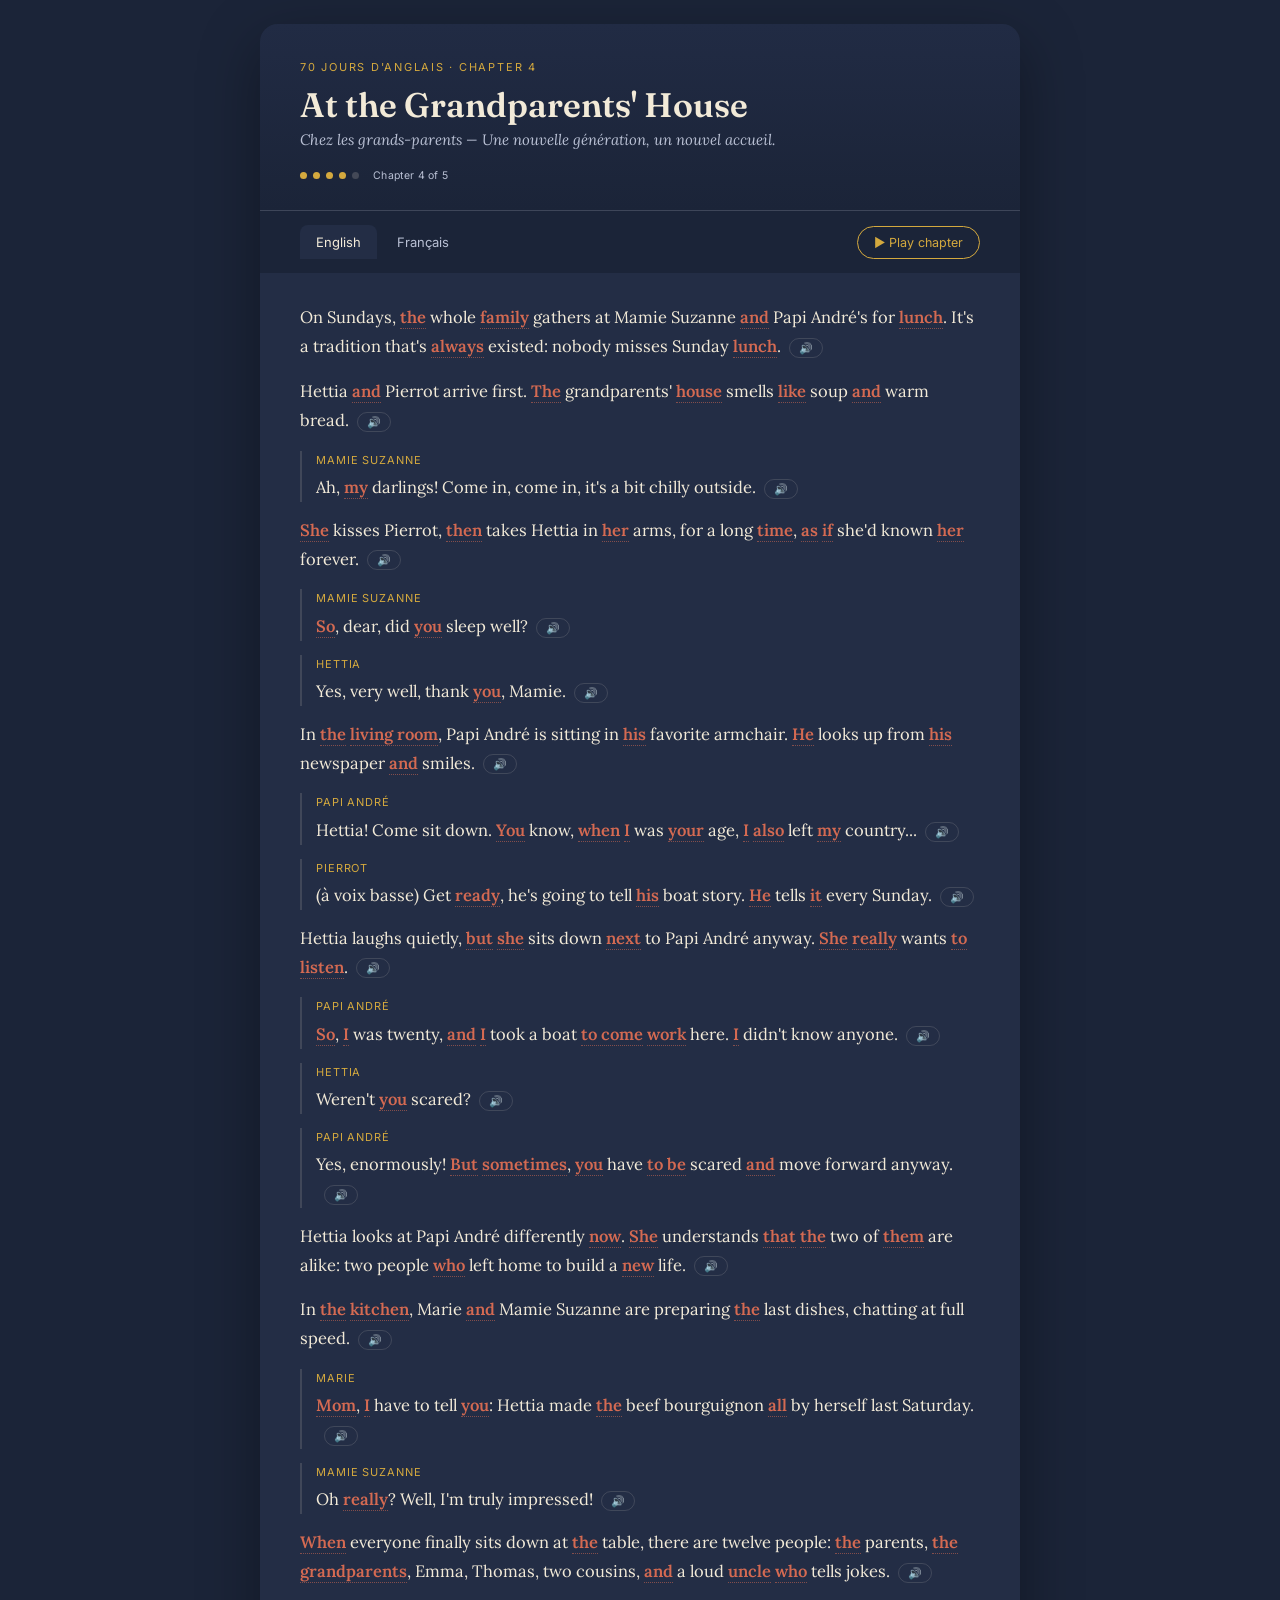
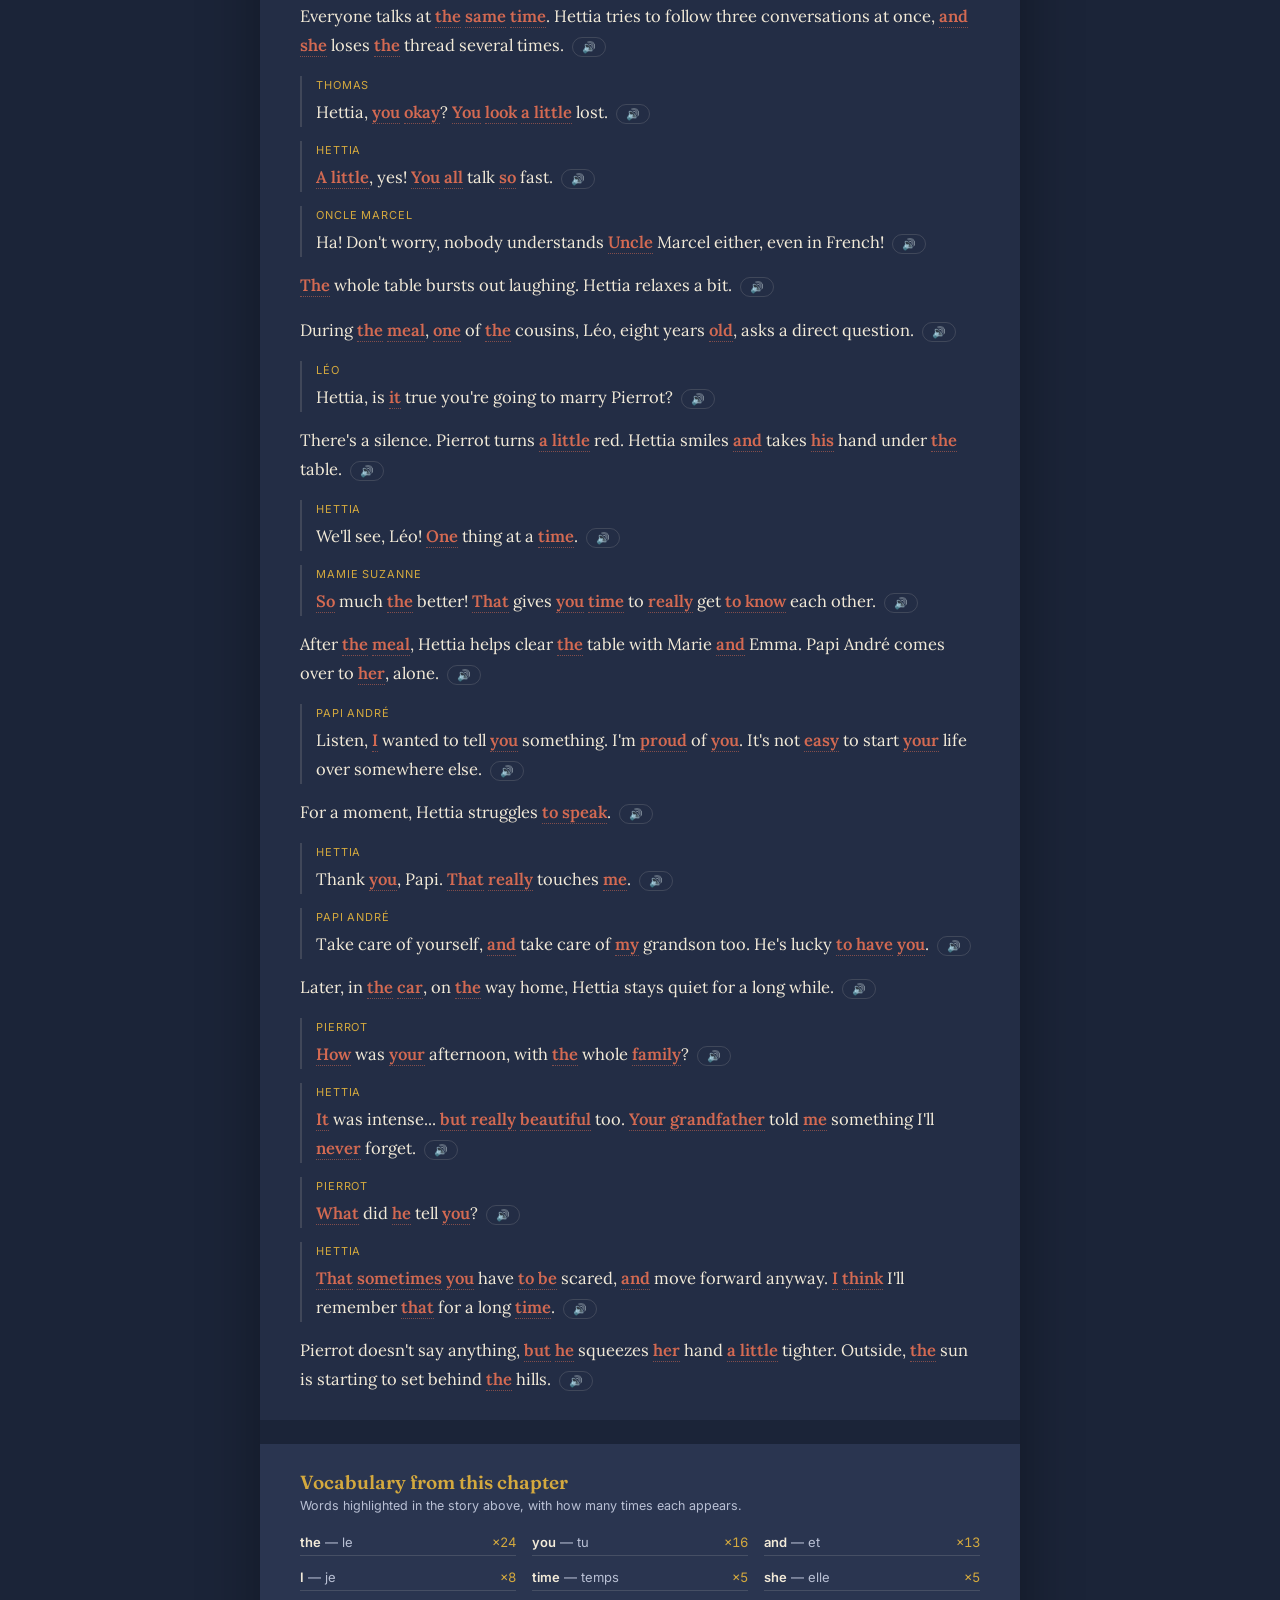
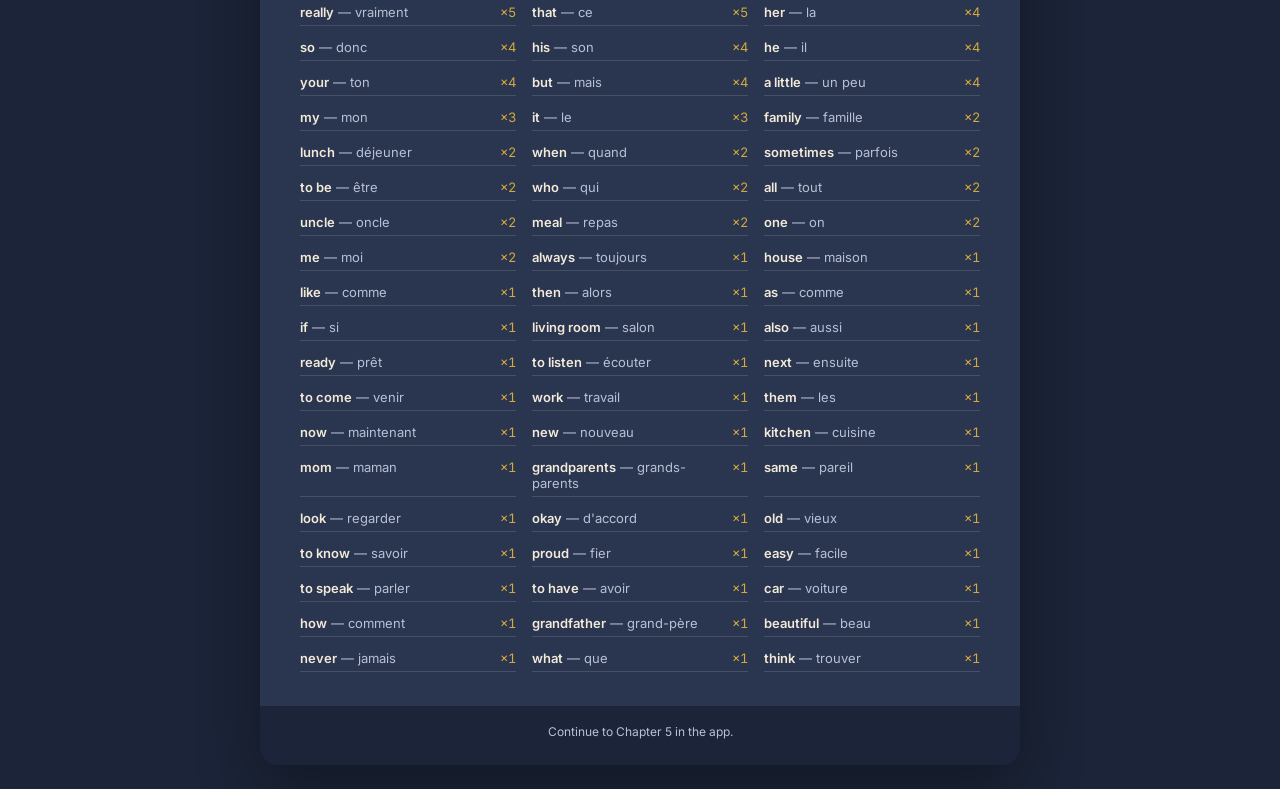
<file: chapter-4.html>
<!DOCTYPE html>
<html lang="en">
<head>
<meta charset="UTF-8">
<meta name="viewport" content="width=device-width, initial-scale=1.0">
<title>Chapter 4 — At the Grandparents' House | 70 jours d'anglais</title>
<style>
  body { margin: 0; padding: 24px 16px; background: #1B2438; }
  .sjf-root {
    --bg: #1B2438; --panel: #232D45; --panel-2: #2A3550; --ink: #F2EAD8;
    --ink-dim: #B9C0D4; --gold: #D4A93E; --wine: #D46A52; --line: rgba(242,234,216,0.14);
    font-family: 'Lora', Georgia, serif; background: var(--bg); color: var(--ink);
    border-radius: 18px; padding: 0; max-width: 760px; margin: 0 auto; overflow: hidden;
    box-shadow: 0 20px 60px rgba(0,0,0,0.35);
  }
  .sjf-root * { box-sizing: border-box; }
  .sjf-head { padding: 36px 40px 28px; background: linear-gradient(180deg, #212B44 0%, #1B2438 100%); border-bottom: 1px solid var(--line); position: relative; }
  .sjf-eyebrow { font-family: 'Inter', sans-serif; font-size: 11px; letter-spacing: 0.16em; text-transform: uppercase; color: var(--gold); margin: 0 0 10px; }
  .sjf-title { font-family: 'Fraunces', Georgia, serif; font-size: 34px; font-weight: 600; margin: 0 0 4px; color: var(--ink); }
  .sjf-sub { font-style: italic; color: var(--ink-dim); margin: 0 0 20px; font-size: 15px; }
  .sjf-dots { display: flex; gap: 6px; align-items: center; }
  .sjf-dot { width: 7px; height: 7px; border-radius: 50%; background: rgba(242,234,216,0.18); }
  .sjf-dot.done { background: var(--gold); }
  .sjf-dots-label { font-family: 'Inter', sans-serif; font-size: 10.5px; color: var(--ink-dim); margin-left: 8px; letter-spacing: 0.03em; }
  .sjf-tabs { display: flex; gap: 4px; padding: 14px 40px 14px; background: var(--bg); align-items: center; }
  .sjf-tab { font-family: 'Inter', sans-serif; font-size: 13px; padding: 9px 16px; border-radius: 8px 8px 0 0; cursor: pointer; color: var(--ink-dim); background: transparent; border: none; transition: color 0.15s ease; }
  .sjf-tab.active { color: var(--ink); background: var(--panel); }
  .sjf-body { background: var(--panel); padding: 30px 40px 10px; }
  .sjf-pane { display: none; }
  .sjf-pane.active { display: block; }
  .sjf-p { margin: 0 0 16px; line-height: 1.75; font-size: 16.5px; color: var(--ink); }
  .sjf-d { margin: 0 0 14px; line-height: 1.75; font-size: 16.5px; padding-left: 14px; border-left: 2px solid var(--line); }
  .sjf-speaker { font-family: 'Inter', sans-serif; font-size: 11px; letter-spacing: 0.08em; text-transform: uppercase; color: var(--gold); display: block; margin-bottom: 3px; }
  .voc { color: var(--wine); font-weight: 600; border-bottom: 1px dotted rgba(212,106,82,0.55); cursor: help; }
  .sjf-recap { background: var(--panel-2); margin: 24px 0 0; padding: 26px 40px 34px; }
  .sjf-recap h3 { font-family: 'Fraunces', Georgia, serif; font-size: 19px; color: var(--gold); margin: 0 0 4px; font-weight: 600; }
  .sjf-recap p.hint { font-family: 'Inter', sans-serif; font-size: 12.5px; color: var(--ink-dim); margin: 0 0 16px; }
  .sjf-grid { display: grid; grid-template-columns: repeat(auto-fill, minmax(190px, 1fr)); gap: 8px 16px; }
  .sjf-word { font-family: 'Inter', sans-serif; font-size: 13px; display: flex; justify-content: space-between; padding: 5px 0; border-bottom: 1px solid var(--line); color: var(--ink-dim); }
  .sjf-word b { color: var(--ink); font-weight: 600; }
  .sjf-word span.count { color: var(--gold); font-variant-numeric: tabular-nums; }
  .sjf-say {
    font-family: 'Inter', sans-serif;
    font-size: 11px;
    margin-left: 8px;
    padding: 2px 9px;
    border-radius: 999px;
    border: 1px solid var(--line);
    background: transparent;
    color: var(--ink-dim);
    cursor: pointer;
    vertical-align: middle;
  }
  .sjf-say:hover { background: var(--gold); color: var(--bg); border-color: var(--gold); }
  .sjf-play-btn {
    font-family: 'Inter', sans-serif;
    font-size: 12.5px;
    margin-left: auto;
    padding: 8px 16px;
    border-radius: 999px;
    border: 1px solid var(--gold);
    background: transparent;
    color: var(--gold);
    cursor: pointer;
  }
  .sjf-play-btn:hover { background: var(--gold); color: var(--bg); }
  .sjf-playing { background: rgba(212,169,62,0.12); border-radius: 6px; }
  .sjf-note { font-family: 'Inter', sans-serif; font-size: 12px; color: var(--ink-dim); text-align: center; padding: 18px 40px 26px; background: var(--bg); }
</style>
</head>
<body>
<div class="sjf-root">
  <div class="sjf-head">
    <p class="sjf-eyebrow">70 jours d'anglais &middot; Chapter 4</p>
    <h1 class="sjf-title">At the Grandparents' House</h1>
    <p class="sjf-sub">Chez les grands-parents — Une nouvelle génération, un nouvel accueil.</p>
    <div class="sjf-dots" id="sjf-dots"></div>
  </div>

  <div class="sjf-tabs">
    <button class="sjf-tab active" onclick="sjfShowTab('en')">English</button>
    <button class="sjf-tab" onclick="sjfShowTab('fr')">Français</button>
    <button class="sjf-play-btn" id="sjf-play">▶ Play chapter</button>
  </div>

  <div class="sjf-body">
    <div class="sjf-pane active" id="sjf-en"></div>
    <div class="sjf-pane" id="sjf-fr"></div>
  </div>

  <div class="sjf-recap">
    <h3>Vocabulary from this chapter</h3>
    <p class="hint">Words highlighted in the story above, with how many times each appears.</p>
    <div class="sjf-grid" id="sjf-recap-grid"></div>
  </div>

  <div class="sjf-note">Continue to Chapter 5 in the app.</div>
</div>

<link rel="preconnect" href="https://fonts.googleapis.com">
<link href="https://fonts.googleapis.com/css2?family=Fraunces:wght@500;600&family=Lora:ital,wght@0,400;0,500;1,400&family=Inter:wght@400;500;600&display=swap" rel="stylesheet">

<script>
(function(){
  const vocab = 
[
    ["to be","être"],
    ["to have","avoir"],
    ["to do","faire"],
    ["make","faire"],
    ["to go","aller"],
    ["to be able to","pouvoir"],
    ["to want","vouloir"],
    ["to have to","devoir"],
    ["to know","savoir"],
    ["to see","voir"],
    ["to take","prendre"],
    ["to put","mettre"],
    ["to say","dire"],
    ["to come","venir"],
    ["to be necessary","falloir"],
    ["to like","aimer"],
    ["love","aimer"],
    ["to speak","parler"],
    ["to think","penser"],
    ["to believe","croire"],
    ["to find","trouver"],
    ["think","trouver"],
    ["to give","donner"],
    ["to ask","demander"],
    ["to stay","rester"],
    ["to pass","passer"],
    ["spend time","passer"],
    ["to arrive","arriver"],
    ["to go out","sortir"],
    ["to leave","partir"],
    ["to understand","comprendre"],
    ["to know","connaître"],
    ["to feel","sentir"],
    ["smell","sentir"],
    ["to eat","manger"],
    ["to drink","boire"],
    ["to sleep","dormir"],
    ["to work","travailler"],
    ["to live","habiter"],
    ["to listen","écouter"],
    ["to watch","regarder"],
    ["look","regarder"],
    ["to wait","attendre"],
    ["to try","essayer"],
    ["to forget","oublier"],
    ["to explain","expliquer"],
    ["I","je"],
    ["you","tu"],
    ["he","il"],
    ["she","elle"],
    ["we","on"],
    ["one","on"],
    ["we","nous"],
    ["you","vous"],
    ["they","ils"],
    ["they","elles"],
    ["me","moi"],
    ["you","toi"],
    ["him","lui"],
    ["the","le"],
    ["him","le"],
    ["it","le"],
    ["the","la"],
    ["her","la"],
    ["it","la"],
    ["the","les"],
    ["them","les"],
    ["my","mon"],
    ["my","ma"],
    ["my","mes"],
    ["your","ton"],
    ["your","ta"],
    ["your","tes"],
    ["his","son"],
    ["her","son"],
    ["his","sa"],
    ["her","sa"],
    ["his","ses"],
    ["her","ses"],
    ["our","notre"],
    ["your","votre"],
    ["their","leur"],
    ["this","ce"],
    ["that","ce"],
    ["this","cette"],
    ["that","cette"],
    ["these","ces"],
    ["who","qui"],
    ["that","que"],
    ["what","que"],
    ["what","quoi"],
    ["and","et"],
    ["or","ou"],
    ["but","mais"],
    ["so","donc"],
    ["because","parce que"],
    ["so","alors"],
    ["then","alors"],
    ["also","aussi"],
    ["then","puis"],
    ["next","ensuite"],
    ["like","comme"],
    ["as","comme"],
    ["if","si"],
    ["when","quand"],
    ["why","pourquoi"],
    ["how","comment"],
    ["how much","combien"],
    ["which one","lequel"],
    ["today","aujourd'hui"],
    ["yesterday","hier"],
    ["tomorrow","demain"],
    ["now","maintenant"],
    ["soon","bientôt"],
    ["always","toujours"],
    ["never","jamais"],
    ["often","souvent"],
    ["sometimes","parfois"],
    ["already","déjà"],
    ["still","encore"],
    ["again","encore"],
    ["right away","tout de suite"],
    ["a lot","beaucoup"],
    ["a little","un peu"],
    ["enough","assez"],
    ["too much","trop"],
    ["little","peu"],
    ["more","plus"],
    ["less","moins"],
    ["all","tout"],
    ["all","tous"],
    ["all","toute"],
    ["all","toutes"],
    ["nothing","rien"],
    ["family","famille"],
    ["mom","maman"],
    ["dad","papa"],
    ["brother","frère"],
    ["sister","sœur"],
    ["son","fils"],
    ["daughter","fille"],
    ["husband","mari"],
    ["wife","femme"],
    ["boyfriend","copain"],
    ["girlfriend","copine"],
    ["father-in-law","beau-père"],
    ["mother-in-law","belle-mère"],
    ["brother-in-law","beau-frère"],
    ["sister-in-law","belle-sœur"],
    ["grandparents","grands-parents"],
    ["grandfather","grand-père"],
    ["grandmother","grand-mère"],
    ["child","enfant"],
    ["baby","bébé"],
    ["uncle","oncle"],
    ["aunt","tante"],
    ["cousin","cousin"],
    ["cousin","cousine"],
    ["love","amour"],
    ["heart","cœur"],
    ["together","ensemble"],
    ["I miss you","tu me manques"],
    ["to kiss","embrasser"],
    ["hug","embrasser"],
    ["hug","câlin"],
    ["cuddle","câlin"],
    ["to support","soutenir"],
    ["to share","partager"],
    ["trust","confiance"],
    ["argument","dispute"],
    ["to make up","se réconcilier"],
    ["happy","content"],
    ["glad","content"],
    ["happy","contente"],
    ["glad","contente"],
    ["happy","heureux"],
    ["happy","heureuse"],
    ["sad","triste"],
    ["angry","fâché"],
    ["angry","fâchée"],
    ["worried","inquiet"],
    ["worried","inquiète"],
    ["tired","fatigué"],
    ["tired","fatiguée"],
    ["stressed","stressé"],
    ["stressed","stressée"],
    ["surprised","surpris"],
    ["surprised","surprise"],
    ["proud","fier"],
    ["proud","fière"],
    ["embarrassed","gêné"],
    ["embarrassed","gênée"],
    ["to think that","penser que"],
    ["to believe that","croire que"],
    ["to find that","trouver que"],
    ["to feel like","avoir envie de"],
    ["to need","avoir besoin de"],
    ["to be afraid of","avoir peur de"],
    ["to look forward to","avoir hâte de"],
    ["to hope","espérer"],
    ["sorry","désolé"],
    ["sorry","désolée"],
    ["to apologize","s'excuser"],
    ["agreed","d'accord"],
    ["okay","d'accord"],
    ["disagree","pas d'accord"],
    ["sure","sûr"],
    ["sure","sûre"],
    ["maybe","peut-être"],
    ["really","vraiment"],
    ["honestly","franchement"],
    ["honestly","honnêtement"],
    ["house","maison"],
    ["apartment","appartement"],
    ["bedroom","chambre"],
    ["kitchen","cuisine"],
    ["living room","salon"],
    ["work","travail"],
    ["car","voiture"],
    ["phone","téléphone"],
    ["money","argent"],
    ["time","temps"],
    ["weather","temps"],
    ["day","jour"],
    ["week","semaine"],
    ["weekend","week-end"],
    ["morning","matin"],
    ["evening","soir"],
    ["night","nuit"],
    ["meal","repas"],
    ["dinner","dîner"],
    ["lunch","déjeuner"],
    ["groceries","courses"],
    ["to go grocery shopping","faire les courses"],
    ["to tidy","ranger"],
    ["to clean","nettoyer"],
    ["to come home","rentrer"],
    ["trip","voyage"],
    ["vacation","vacances"],
    ["appointment","rendez-vous"],
    ["date","rendez-vous"],
    ["project","projet"],
    ["plan","projet"],
    ["problem","problème"],
    ["solution","solution"],
    ["coffee","café"],
    ["water","eau"],
    ["restaurant","restaurant"],
    ["to invite","inviter"],
    ["party","fête"],
    ["birthday","anniversaire"],
    ["gift","cadeau"],
    ["to grab a drink","boire un verre"],
    ["to cook","cuisiner"],
    ["recipe","recette"],
    ["dish","plat"],
    ["dessert","dessert"],
    ["cheers","santé"],
    ["enjoy your meal","bon appétit"],
    ["to toast","trinquer"],
    ["to share a meal","partager un repas"],
    ["good","bon"],
    ["good","bonne"],
    ["bad","mauvais"],
    ["bad","mauvaise"],
    ["big","grand"],
    ["tall","grand"],
    ["big","grande"],
    ["tall","grande"],
    ["small","petit"],
    ["small","petite"],
    ["beautiful","beau"],
    ["beautiful","belle"],
    ["kind","gentil"],
    ["kind","gentille"],
    ["funny","drôle"],
    ["nice","sympa"],
    ["hard","difficile"],
    ["easy","facile"],
    ["important","important"],
    ["important","importante"],
    ["different","différent"],
    ["different","différente"],
    ["same","pareil"],
    ["same","pareille"],
    ["new","nouveau"],
    ["new","nouvelle"],
    ["old","vieux"],
    ["old","vieille"],
    ["young","jeune"],
    ["interesting","intéressant"],
    ["interesting","intéressante"],
    ["boring","ennuyeux"],
    ["boring","ennuyeuse"],
    ["busy","occupé"],
    ["busy","occupée"],
    ["free","libre"],
    ["ready","prêt"],
    ["ready","prête"],
    ["normal","normal"],
    ["normal","normale"],
    ["weird","bizarre"],
    ["great","génial"],
    ["great","géniale"]
  ].sort((a,b) => b[0].length - a[0].length);
  const counts = {};

  function highlight(text) {
    const placeholders = [];
    let result = text;
    for (const [term, frHint] of vocab) {
      const escaped = term.replace(/[.*+?^${}()|[\]\\]/g, '\\$&');
      const re = new RegExp("(?<![A-Za-zÀ-ÖØ-öø-ÿ'\u2019-])(" + escaped + ")(?![A-Za-zÀ-ÖØ-öø-ÿ'\u2019-])", "gi");
      result = result.replace(re, (m) => {
        counts[term] = counts[term] || {fr: frHint, n: 0};
        counts[term].n++;
        const idx = placeholders.length;
        placeholders.push('<span class="voc" title="' + frHint + '">' + m + '</span>');
        return "\u0000" + idx + "\u0000";
      });
    }
    return result.replace(/\u0000(\d+)\u0000/g, (_, i) => placeholders[i]);
  }

  const story = 
[
    {t:'p', en:"On Sundays, the whole family gathers at Mamie Suzanne and Papi André's for lunch. It's a tradition that's always existed: nobody misses Sunday lunch.", fr:"Le dimanche, toute la famille se retrouve chez Mamie Suzanne et Papi André pour le déjeuner. C'est une tradition depuis toujours : personne ne manque le repas du dimanche."},
    {t:'p', en:"Hettia and Pierrot arrive first. The grandparents' house smells like soup and warm bread.", fr:"Hettia et Pierrot arrivent les premiers. La maison des grands-parents sent la soupe et le pain chaud."},
    {t:'d', s:"Mamie Suzanne", en:"Ah, my darlings! Come in, come in, it's a bit chilly outside.", fr:"Ah, mes chéris ! Entrez, entrez, il fait un peu frais dehors."},
    {t:'p', en:"She kisses Pierrot, then takes Hettia in her arms, for a long time, as if she'd known her forever.", fr:"Elle embrasse Pierrot, puis elle prend Hettia dans ses bras, longtemps, comme si elle la connaissait depuis toujours."},
    {t:'d', s:"Mamie Suzanne", en:"So, dear, did you sleep well?", fr:"Alors, ma belle, tu as bien dormi ?"},
    {t:'d', s:"Hettia", en:"Yes, very well, thank you, Mamie.", fr:"Oui, très bien, merci, Mamie."},
    {t:'p', en:"In the living room, Papi André is sitting in his favorite armchair. He looks up from his newspaper and smiles.", fr:"Dans le salon, Papi André est assis dans son fauteuil préféré. Il lève les yeux de son journal et sourit."},
    {t:'d', s:"Papi André", en:"Hettia! Come sit down. You know, when I was your age, I also left my country...", fr:"Hettia ! Viens t'asseoir. Tu sais, quand j'avais ton âge, moi aussi j'ai quitté mon pays..."},
    {t:'d', s:"Pierrot", en:"(à voix basse) Get ready, he's going to tell his boat story. He tells it every Sunday.", fr:"(à voix basse) Prépare-toi, il va raconter son histoire du bateau. Il la raconte chaque dimanche."},
    {t:'p', en:"Hettia laughs quietly, but she sits down next to Papi André anyway. She really wants to listen.", fr:"Hettia rit doucement, mais elle s'assoit quand même à côté de Papi André. Elle veut vraiment l'écouter."},
    {t:'d', s:"Papi André", en:"So, I was twenty, and I took a boat to come work here. I didn't know anyone.", fr:"Alors, j'avais vingt ans, et j'ai pris un bateau pour venir travailler ici. Je ne connaissais personne."},
    {t:'d', s:"Hettia", en:"Weren't you scared?", fr:"Vous n'aviez pas peur ?"},
    {t:'d', s:"Papi André", en:"Yes, enormously! But sometimes, you have to be scared and move forward anyway.", fr:"Si, énormément ! Mais parfois, il faut qu'on ait peur pour avancer quand même."},
    {t:'p', en:"Hettia looks at Papi André differently now. She understands that the two of them are alike: two people who left home to build a new life.", fr:"Hettia regarde Papi André différemment, maintenant. Elle comprend qu'ils se ressemblent, tous les deux : deux personnes parties de chez elles pour construire une nouvelle vie."},
    {t:'p', en:"In the kitchen, Marie and Mamie Suzanne are preparing the last dishes, chatting at full speed.", fr:"Dans la cuisine, Marie et Mamie Suzanne préparent les derniers plats, en discutant à toute vitesse."},
    {t:'d', s:"Marie", en:"Mom, I have to tell you: Hettia made the beef bourguignon all by herself last Saturday.", fr:"Maman, il faut que je te dise : Hettia a préparé le bœuf bourguignon toute seule, samedi dernier."},
    {t:'d', s:"Mamie Suzanne", en:"Oh really? Well, I'm truly impressed!", fr:"Ah oui ? Alors là, je suis vraiment impressionnée !"},
    {t:'p', en:"When everyone finally sits down at the table, there are twelve people: the parents, the grandparents, Emma, Thomas, two cousins, and a loud uncle who tells jokes.", fr:"Quand tout le monde s'assoit enfin à table, il y a douze personnes : les parents, les grands-parents, Emma, Thomas, deux cousins, et un oncle bruyant qui raconte des blagues."},
    {t:'p', en:"Everyone talks at the same time. Hettia tries to follow three conversations at once, and she loses the thread several times.", fr:"Tout le monde parle en même temps. Hettia essaie de suivre trois conversations à la fois, et elle perd le fil plusieurs fois."},
    {t:'d', s:"Thomas", en:"Hettia, you okay? You look a little lost.", fr:"Hettia, ça va ? Tu as l'air un peu perdue."},
    {t:'d', s:"Hettia", en:"A little, yes! You all talk so fast.", fr:"Un peu, oui ! Vous parlez tous tellement vite."},
    {t:'d', s:"Oncle Marcel", en:"Ha! Don't worry, nobody understands Uncle Marcel either, even in French!", fr:"Ha ! Ne t'inquiète pas, personne ne comprend l'oncle Marcel non plus, même en français !"},
    {t:'p', en:"The whole table bursts out laughing. Hettia relaxes a bit.", fr:"Toute la table éclate de rire. Hettia se détend un peu."},
    {t:'p', en:"During the meal, one of the cousins, Léo, eight years old, asks a direct question.", fr:"Pendant le repas, un des cousins, Léo, huit ans, pose une question directe."},
    {t:'d', s:"Léo", en:"Hettia, is it true you're going to marry Pierrot?", fr:"Hettia, c'est vrai que tu vas te marier avec Pierrot ?"},
    {t:'p', en:"There's a silence. Pierrot turns a little red. Hettia smiles and takes his hand under the table.", fr:"Il y a un silence. Pierrot devient un peu rouge. Hettia sourit et prend sa main sous la table."},
    {t:'d', s:"Hettia", en:"We'll see, Léo! One thing at a time.", fr:"On verra, Léo ! Une chose à la fois."},
    {t:'d', s:"Mamie Suzanne", en:"So much the better! That gives you time to really get to know each other.", fr:"Tant mieux ! Ça vous laisse le temps de bien vous connaître."},
    {t:'p', en:"After the meal, Hettia helps clear the table with Marie and Emma. Papi André comes over to her, alone.", fr:"Après le repas, Hettia aide à débarrasser la table avec Marie et Emma. Papi André s'approche d'elle, seul."},
    {t:'d', s:"Papi André", en:"Listen, I wanted to tell you something. I'm proud of you. It's not easy to start your life over somewhere else.", fr:"Écoute, je voulais te dire quelque chose. Je suis fier de toi. Ce n'est pas facile de recommencer sa vie ailleurs."},
    {t:'p', en:"For a moment, Hettia struggles to speak.", fr:"Hettia a du mal à parler pendant un instant."},
    {t:'d', s:"Hettia", en:"Thank you, Papi. That really touches me.", fr:"Merci, Papi. Ça me touche vraiment."},
    {t:'d', s:"Papi André", en:"Take care of yourself, and take care of my grandson too. He's lucky to have you.", fr:"Prends soin de toi, et prends soin de mon petit-fils aussi. Il a de la chance de t'avoir."},
    {t:'p', en:"Later, in the car, on the way home, Hettia stays quiet for a long while.", fr:"Plus tard, dans la voiture, en rentrant chez eux, Hettia reste silencieuse un long moment."},
    {t:'d', s:"Pierrot", en:"How was your afternoon, with the whole family?", fr:"Comment s'est passé ton après-midi, avec toute la famille ?"},
    {t:'d', s:"Hettia", en:"It was intense... but really beautiful too. Your grandfather told me something I'll never forget.", fr:"C'était intense... mais vraiment beau, aussi. Ton grand-père m'a dit quelque chose que je n'oublierai jamais."},
    {t:'d', s:"Pierrot", en:"What did he tell you?", fr:"Qu'est-ce qu'il t'a dit ?"},
    {t:'d', s:"Hettia", en:"That sometimes you have to be scared, and move forward anyway. I think I'll remember that for a long time.", fr:"Qu'il fallait parfois avoir peur, et avancer quand même. Je crois que je vais m'en souvenir longtemps."},
    {t:'p', en:"Pierrot doesn't say anything, but he squeezes her hand a little tighter. Outside, the sun is starting to set behind the hills.", fr:"Pierrot ne dit rien, mais il serre sa main un peu plus fort. Dehors, le soleil commence à descendre derrière les collines."}
  ];

  const enEl = document.getElementById('sjf-en');
  const frEl = document.getElementById('sjf-fr');

  let englishVoice = null, englishVoiceFemale = null, englishVoiceMale = null;
  function loadVoices() {
    const voices = window.speechSynthesis ? window.speechSynthesis.getVoices() : [];
    const en = voices.filter(v => v.lang && v.lang.startsWith('en'));
    englishVoice = en.find(v => v.lang === 'en-GB') || en.find(v => v.lang === 'en-US') || en[0] || null;
    const FEMALE = /female|samantha|victoria|karen|moira|tessa|fiona|kate|serena|susan|zira|hazel|allison|ava|kathy|shelley|catherine|joanna|kendra|salli|nicky|amy|emma|joanie|flo|princess/i;
    const MALE = /\bmale\b|daniel|alex|fred|oliver|arthur|ralph|david|george|thomas|aaron|nathan|justin|eric|kevin|matthew|brian|guy(?!\w)|james|mark|gordon|rishi/i;
    englishVoiceFemale = en.find(v => FEMALE.test(v.name)) || null;
    englishVoiceMale = en.find(v => MALE.test(v.name) && !FEMALE.test(v.name)) || null;
  }
  if (window.speechSynthesis) {
    loadVoices();
    window.speechSynthesis.onvoiceschanged = loadVoices;
  }
  function stripTags(t) { return t.replace(/<[^>]*>/g, ''); }
  function voiceFor(speaker) {
    if (speaker === 'Hettia') return englishVoiceFemale;
    if (speaker === 'Pierrot') return englishVoiceMale;
    return null;
  }
  function speakLine(text, voice, onEnd) {
    if (!window.speechSynthesis) return;
    window.speechSynthesis.cancel();
    const u = new SpeechSynthesisUtterance(stripTags(text));
    u.lang = 'en-GB';
    u.voice = voice || englishVoice;
    u.rate = 0.92;
    if (onEnd) u.onend = onEnd;
    window.speechSynthesis.speak(u);
  }

  let playIndex = -1;
  let isPlaying = false;
  const playBtn = document.getElementById('sjf-play');

  function playNext() {
    playIndex++;
    if (playIndex >= story.length || !isPlaying) {
      isPlaying = false;
      document.querySelectorAll('.sjf-playing').forEach(el => el.classList.remove('sjf-playing'));
      if (playBtn) playBtn.textContent = '▶ Play chapter';
      return;
    }
    const block = story[playIndex];
    document.querySelectorAll('.sjf-playing').forEach(el => el.classList.remove('sjf-playing'));
    const lineEl = enEl.children[playIndex];
    if (lineEl) { lineEl.classList.add('sjf-playing'); lineEl.scrollIntoView({behavior:'smooth', block:'center'}); }
    const voice = block.t === 'd' ? voiceFor(block.s) : null;
    speakLine(block.en, voice, playNext);
  }

  if (playBtn) {
    playBtn.onclick = () => {
      if (isPlaying) {
        isPlaying = false;
        window.speechSynthesis.cancel();
        document.querySelectorAll('.sjf-playing').forEach(el => el.classList.remove('sjf-playing'));
        playBtn.textContent = '▶ Play chapter';
      } else {
        isPlaying = true;
        playIndex = -1;
        playBtn.textContent = '■ Stop';
        playNext();
      }
    };
  }

  story.forEach(block => {
    if (block.t === 'p') {
      const pe = document.createElement('p');
      pe.className = 'sjf-p';
      pe.innerHTML = highlight(block.en);
      const btnE = document.createElement('button');
      btnE.className = 'sjf-say';
      btnE.textContent = '🔊';
      btnE.setAttribute('aria-label', 'Listen');
      btnE.onclick = () => speakLine(block.en, null);
      pe.appendChild(btnE);
      enEl.appendChild(pe);
      const pf = document.createElement('p');
      pf.className = 'sjf-p';
      pf.textContent = block.fr;
      frEl.appendChild(pf);
    } else {
      const de = document.createElement('p');
      de.className = 'sjf-d';
      de.innerHTML = '<span class="sjf-speaker">' + block.s + '</span>' + highlight(block.en);
      const btnE = document.createElement('button');
      btnE.className = 'sjf-say';
      btnE.textContent = '🔊';
      btnE.setAttribute('aria-label', 'Listen: ' + block.s);
      btnE.onclick = () => speakLine(block.en, voiceFor(block.s));
      de.appendChild(btnE);
      enEl.appendChild(de);
      const df = document.createElement('p');
      df.className = 'sjf-d';
      df.innerHTML = '<span class="sjf-speaker">' + block.s + '</span>' + block.fr;
      frEl.appendChild(df);
    }
  });

  const grid = document.getElementById('sjf-recap-grid');
  Object.entries(counts)
    .sort((a,b) => b[1].n - a[1].n)
    .forEach(([term, data]) => {
      const row = document.createElement('div');
      row.className = 'sjf-word';
      row.innerHTML = '<span><b>' + term + '</b> — ' + data.fr + '</span><span class="count">×' + data.n + '</span>';
      grid.appendChild(row);
    });

  const dots = document.getElementById('sjf-dots');
  for (let i = 1; i <= 5; i++) {
    const d = document.createElement('div');
    d.className = 'sjf-dot' + (i <= 4 ? ' done' : '');
    dots.appendChild(d);
  }
  const label = document.createElement('span');
  label.className = 'sjf-dots-label';
  label.textContent = 'Chapter 4 of 5';
  dots.appendChild(label);

  window.sjfShowTab = function(tab) {
    document.querySelectorAll('.sjf-tab').forEach(b => b.classList.remove('active'));
    document.querySelectorAll('.sjf-pane').forEach(p => p.classList.remove('active'));
    event.target.classList.add('active');
    document.getElementById('sjf-' + tab).classList.add('active');
  };
})();
</script>
</body>
</html>
</file>
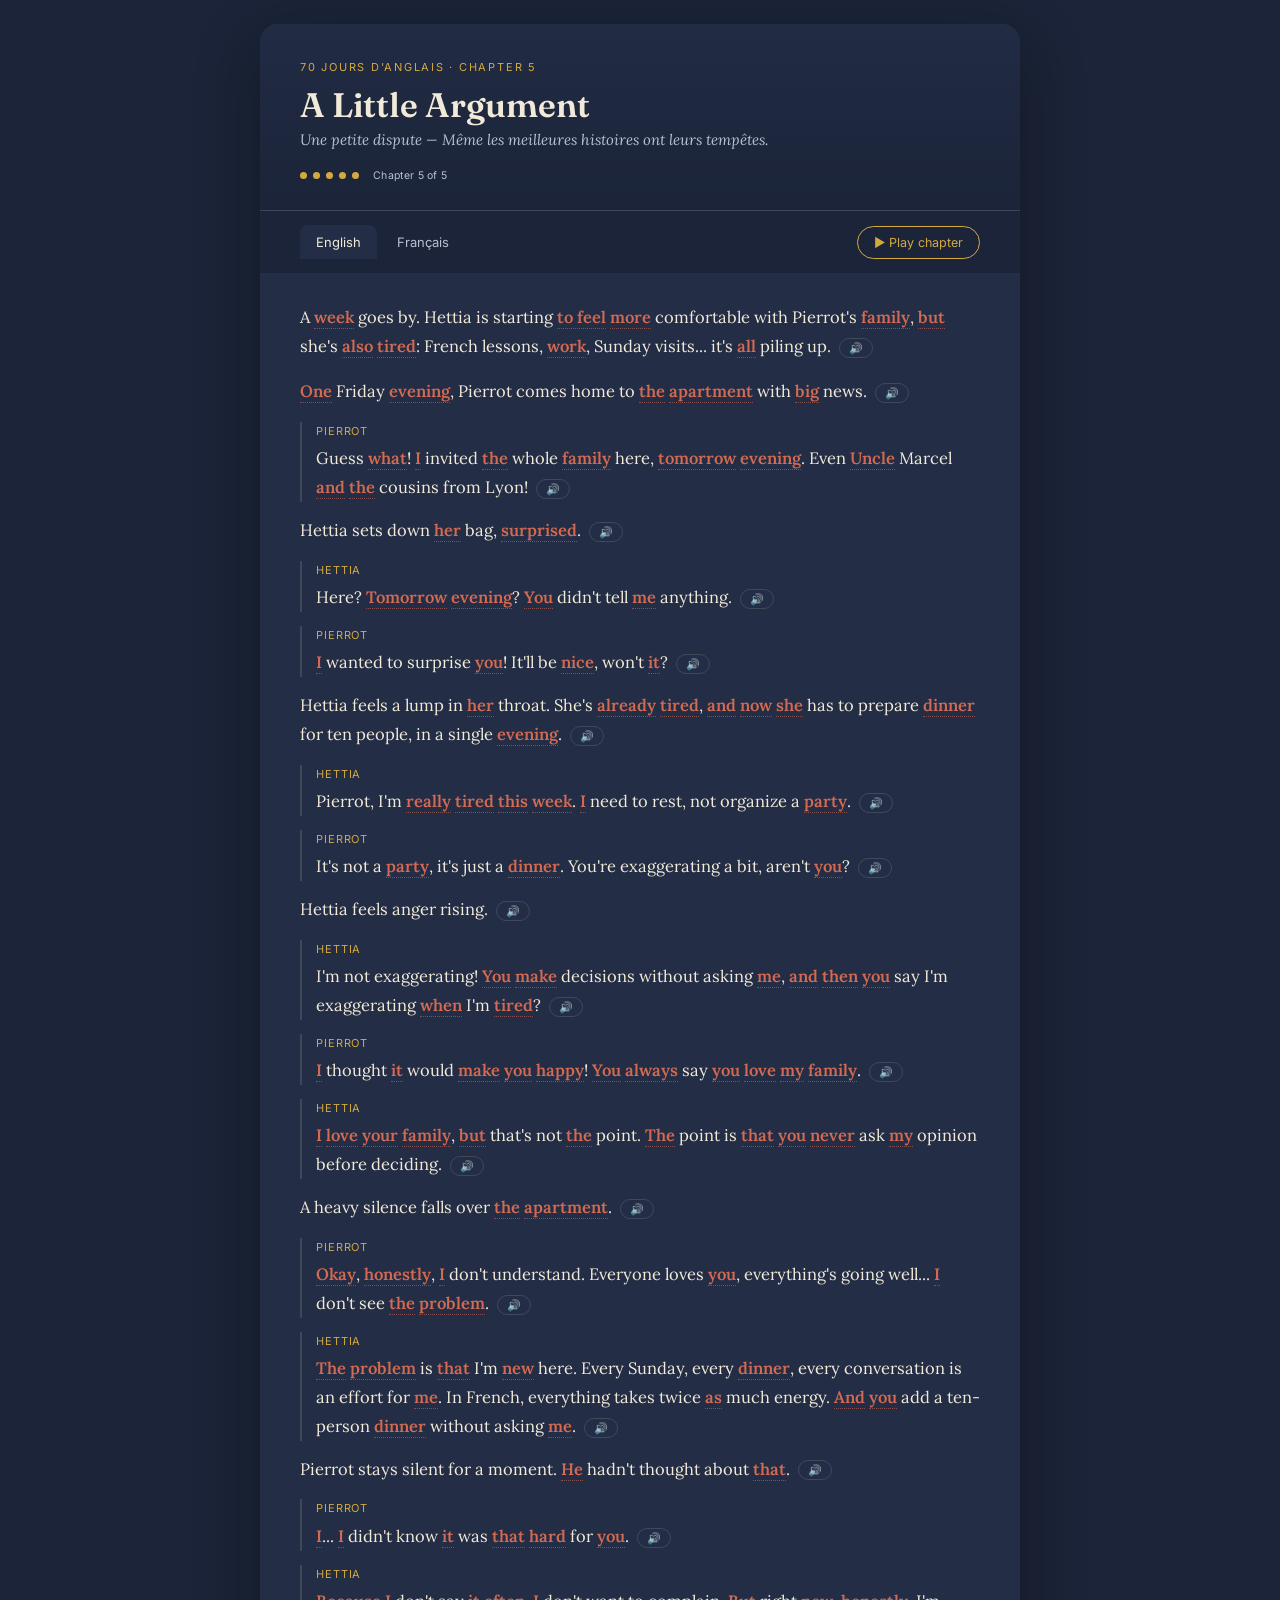
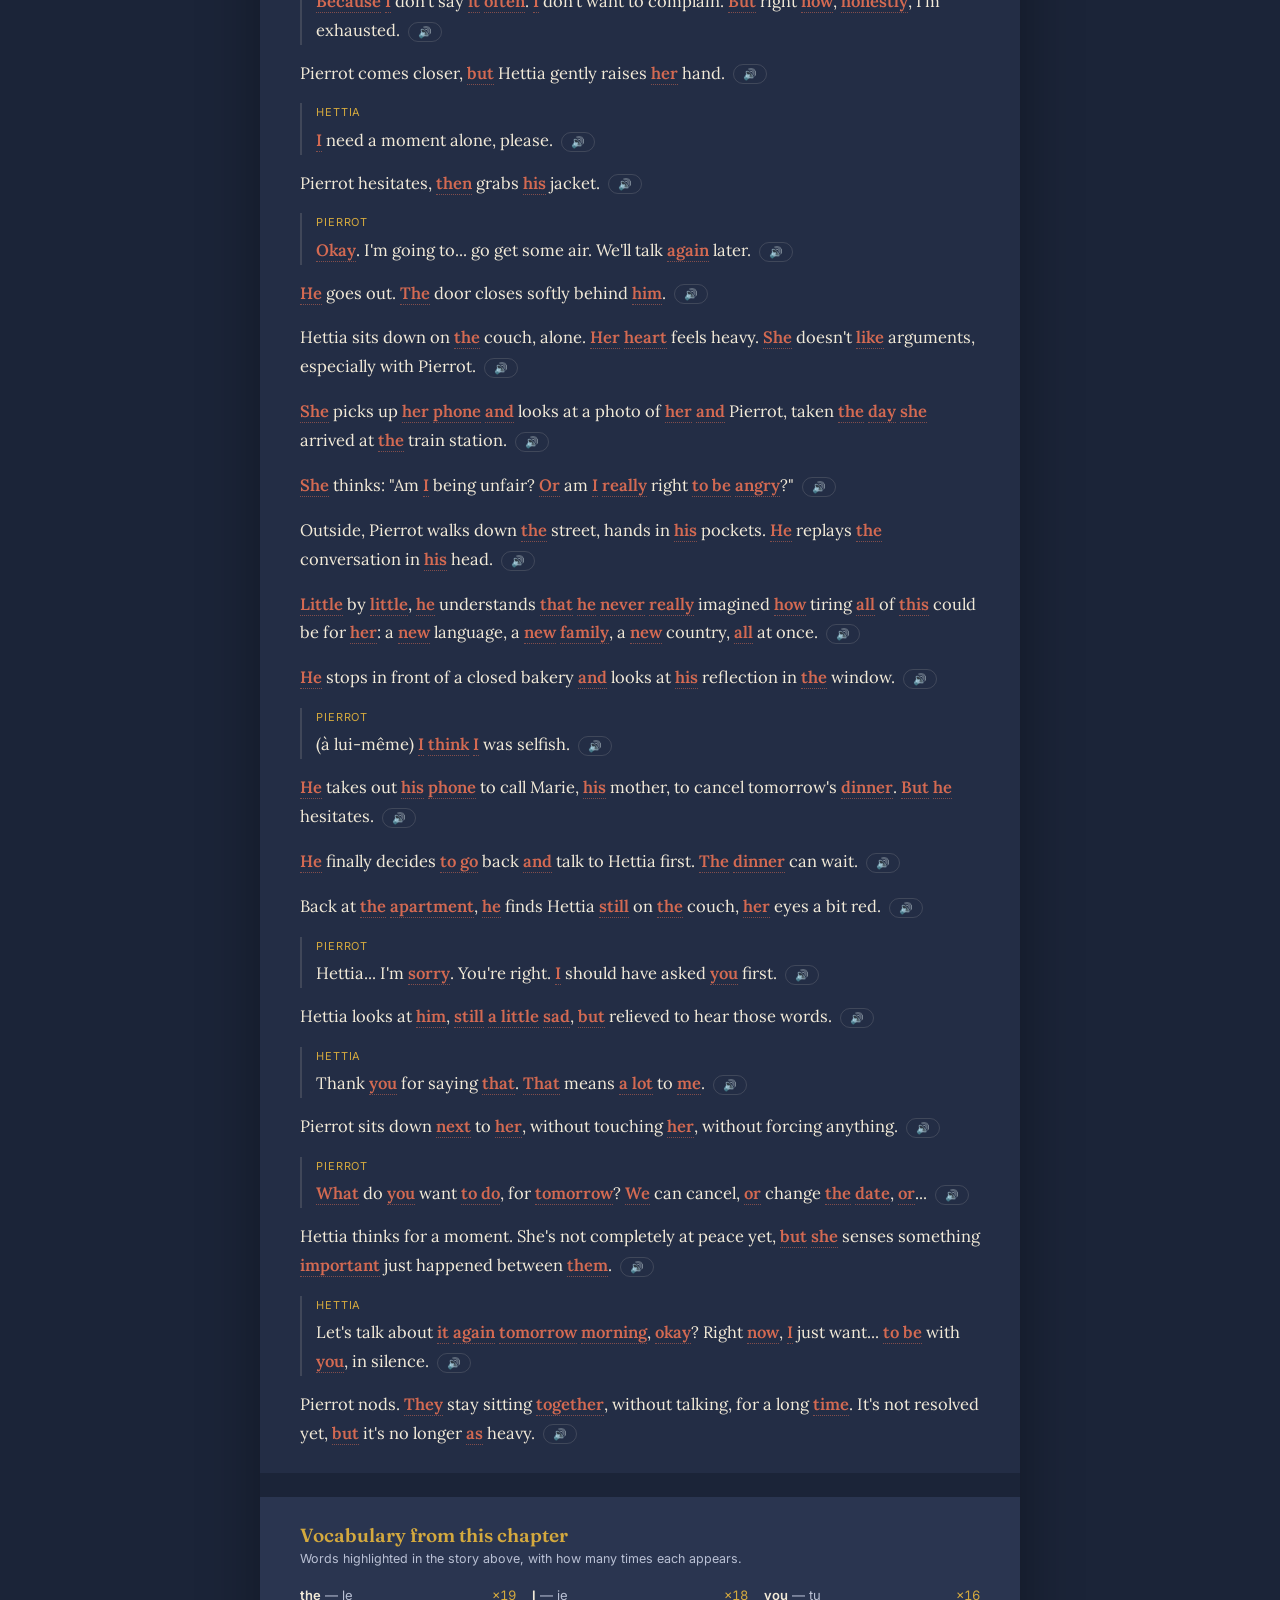
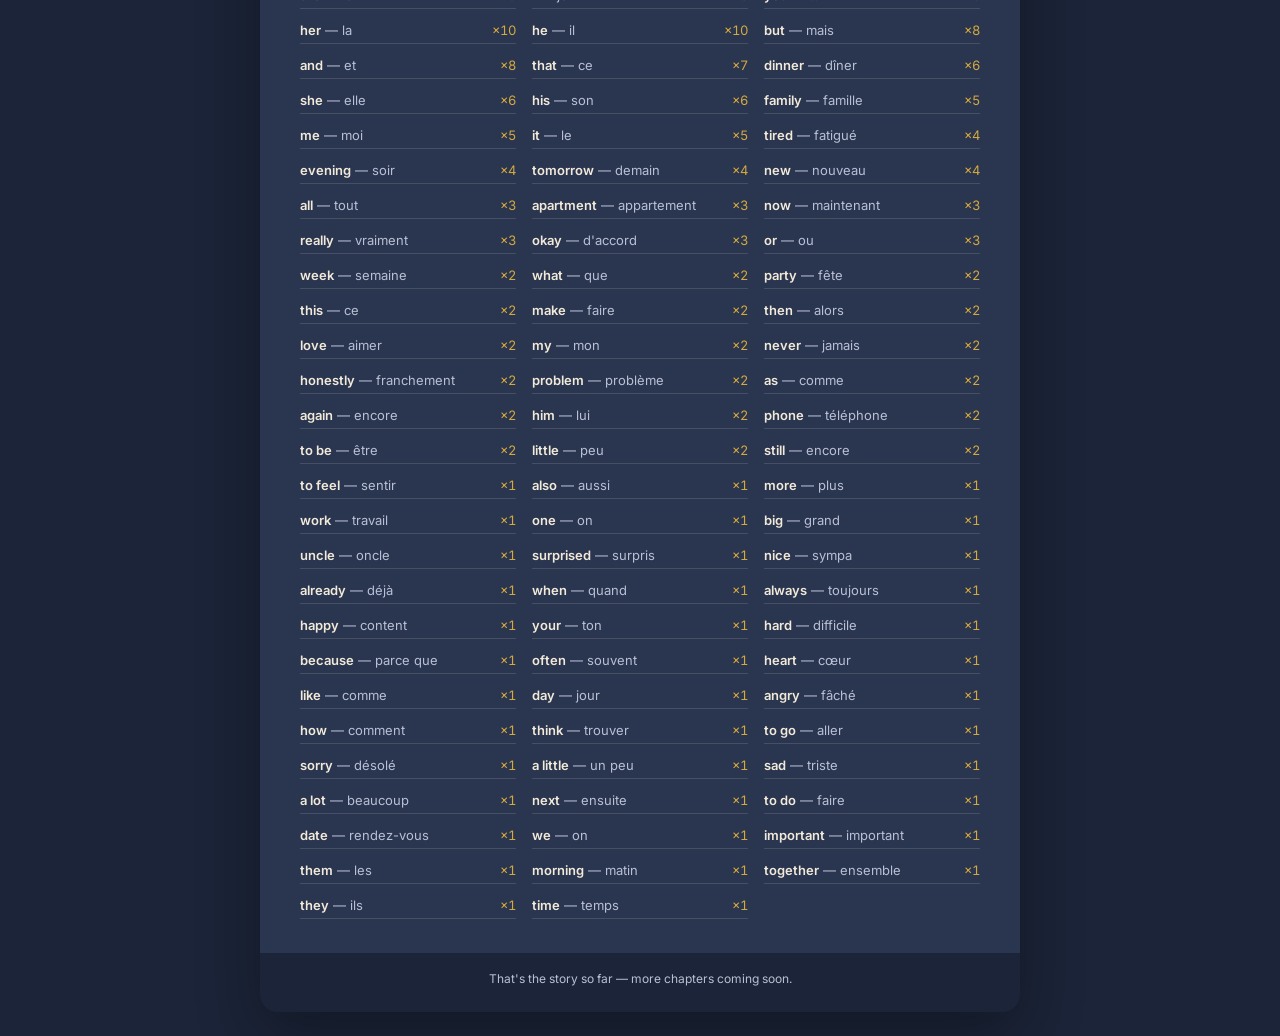
<file: chapter-5.html>
<!DOCTYPE html>
<html lang="en">
<head>
<meta charset="UTF-8">
<meta name="viewport" content="width=device-width, initial-scale=1.0">
<title>Chapter 5 — A Little Argument | 70 jours d'anglais</title>
<style>
  body { margin: 0; padding: 24px 16px; background: #1B2438; }
  .sjf-root {
    --bg: #1B2438; --panel: #232D45; --panel-2: #2A3550; --ink: #F2EAD8;
    --ink-dim: #B9C0D4; --gold: #D4A93E; --wine: #D46A52; --line: rgba(242,234,216,0.14);
    font-family: 'Lora', Georgia, serif; background: var(--bg); color: var(--ink);
    border-radius: 18px; padding: 0; max-width: 760px; margin: 0 auto; overflow: hidden;
    box-shadow: 0 20px 60px rgba(0,0,0,0.35);
  }
  .sjf-root * { box-sizing: border-box; }
  .sjf-head { padding: 36px 40px 28px; background: linear-gradient(180deg, #212B44 0%, #1B2438 100%); border-bottom: 1px solid var(--line); position: relative; }
  .sjf-eyebrow { font-family: 'Inter', sans-serif; font-size: 11px; letter-spacing: 0.16em; text-transform: uppercase; color: var(--gold); margin: 0 0 10px; }
  .sjf-title { font-family: 'Fraunces', Georgia, serif; font-size: 34px; font-weight: 600; margin: 0 0 4px; color: var(--ink); }
  .sjf-sub { font-style: italic; color: var(--ink-dim); margin: 0 0 20px; font-size: 15px; }
  .sjf-dots { display: flex; gap: 6px; align-items: center; }
  .sjf-dot { width: 7px; height: 7px; border-radius: 50%; background: rgba(242,234,216,0.18); }
  .sjf-dot.done { background: var(--gold); }
  .sjf-dots-label { font-family: 'Inter', sans-serif; font-size: 10.5px; color: var(--ink-dim); margin-left: 8px; letter-spacing: 0.03em; }
  .sjf-tabs { display: flex; gap: 4px; padding: 14px 40px 14px; background: var(--bg); align-items: center; }
  .sjf-tab { font-family: 'Inter', sans-serif; font-size: 13px; padding: 9px 16px; border-radius: 8px 8px 0 0; cursor: pointer; color: var(--ink-dim); background: transparent; border: none; transition: color 0.15s ease; }
  .sjf-tab.active { color: var(--ink); background: var(--panel); }
  .sjf-body { background: var(--panel); padding: 30px 40px 10px; }
  .sjf-pane { display: none; }
  .sjf-pane.active { display: block; }
  .sjf-p { margin: 0 0 16px; line-height: 1.75; font-size: 16.5px; color: var(--ink); }
  .sjf-d { margin: 0 0 14px; line-height: 1.75; font-size: 16.5px; padding-left: 14px; border-left: 2px solid var(--line); }
  .sjf-speaker { font-family: 'Inter', sans-serif; font-size: 11px; letter-spacing: 0.08em; text-transform: uppercase; color: var(--gold); display: block; margin-bottom: 3px; }
  .voc { color: var(--wine); font-weight: 600; border-bottom: 1px dotted rgba(212,106,82,0.55); cursor: help; }
  .sjf-recap { background: var(--panel-2); margin: 24px 0 0; padding: 26px 40px 34px; }
  .sjf-recap h3 { font-family: 'Fraunces', Georgia, serif; font-size: 19px; color: var(--gold); margin: 0 0 4px; font-weight: 600; }
  .sjf-recap p.hint { font-family: 'Inter', sans-serif; font-size: 12.5px; color: var(--ink-dim); margin: 0 0 16px; }
  .sjf-grid { display: grid; grid-template-columns: repeat(auto-fill, minmax(190px, 1fr)); gap: 8px 16px; }
  .sjf-word { font-family: 'Inter', sans-serif; font-size: 13px; display: flex; justify-content: space-between; padding: 5px 0; border-bottom: 1px solid var(--line); color: var(--ink-dim); }
  .sjf-word b { color: var(--ink); font-weight: 600; }
  .sjf-word span.count { color: var(--gold); font-variant-numeric: tabular-nums; }
  .sjf-say {
    font-family: 'Inter', sans-serif;
    font-size: 11px;
    margin-left: 8px;
    padding: 2px 9px;
    border-radius: 999px;
    border: 1px solid var(--line);
    background: transparent;
    color: var(--ink-dim);
    cursor: pointer;
    vertical-align: middle;
  }
  .sjf-say:hover { background: var(--gold); color: var(--bg); border-color: var(--gold); }
  .sjf-play-btn {
    font-family: 'Inter', sans-serif;
    font-size: 12.5px;
    margin-left: auto;
    padding: 8px 16px;
    border-radius: 999px;
    border: 1px solid var(--gold);
    background: transparent;
    color: var(--gold);
    cursor: pointer;
  }
  .sjf-play-btn:hover { background: var(--gold); color: var(--bg); }
  .sjf-playing { background: rgba(212,169,62,0.12); border-radius: 6px; }
  .sjf-note { font-family: 'Inter', sans-serif; font-size: 12px; color: var(--ink-dim); text-align: center; padding: 18px 40px 26px; background: var(--bg); }
</style>
</head>
<body>
<div class="sjf-root">
  <div class="sjf-head">
    <p class="sjf-eyebrow">70 jours d'anglais &middot; Chapter 5</p>
    <h1 class="sjf-title">A Little Argument</h1>
    <p class="sjf-sub">Une petite dispute — Même les meilleures histoires ont leurs tempêtes.</p>
    <div class="sjf-dots" id="sjf-dots"></div>
  </div>

  <div class="sjf-tabs">
    <button class="sjf-tab active" onclick="sjfShowTab('en')">English</button>
    <button class="sjf-tab" onclick="sjfShowTab('fr')">Français</button>
    <button class="sjf-play-btn" id="sjf-play">▶ Play chapter</button>
  </div>

  <div class="sjf-body">
    <div class="sjf-pane active" id="sjf-en"></div>
    <div class="sjf-pane" id="sjf-fr"></div>
  </div>

  <div class="sjf-recap">
    <h3>Vocabulary from this chapter</h3>
    <p class="hint">Words highlighted in the story above, with how many times each appears.</p>
    <div class="sjf-grid" id="sjf-recap-grid"></div>
  </div>

  <div class="sjf-note">That's the story so far — more chapters coming soon.</div>
</div>

<link rel="preconnect" href="https://fonts.googleapis.com">
<link href="https://fonts.googleapis.com/css2?family=Fraunces:wght@500;600&family=Lora:ital,wght@0,400;0,500;1,400&family=Inter:wght@400;500;600&display=swap" rel="stylesheet">

<script>
(function(){
  const vocab = 
[
    ["to be","être"],
    ["to have","avoir"],
    ["to do","faire"],
    ["make","faire"],
    ["to go","aller"],
    ["to be able to","pouvoir"],
    ["to want","vouloir"],
    ["to have to","devoir"],
    ["to know","savoir"],
    ["to see","voir"],
    ["to take","prendre"],
    ["to put","mettre"],
    ["to say","dire"],
    ["to come","venir"],
    ["to be necessary","falloir"],
    ["to like","aimer"],
    ["love","aimer"],
    ["to speak","parler"],
    ["to think","penser"],
    ["to believe","croire"],
    ["to find","trouver"],
    ["think","trouver"],
    ["to give","donner"],
    ["to ask","demander"],
    ["to stay","rester"],
    ["to pass","passer"],
    ["spend time","passer"],
    ["to arrive","arriver"],
    ["to go out","sortir"],
    ["to leave","partir"],
    ["to understand","comprendre"],
    ["to know","connaître"],
    ["to feel","sentir"],
    ["smell","sentir"],
    ["to eat","manger"],
    ["to drink","boire"],
    ["to sleep","dormir"],
    ["to work","travailler"],
    ["to live","habiter"],
    ["to listen","écouter"],
    ["to watch","regarder"],
    ["look","regarder"],
    ["to wait","attendre"],
    ["to try","essayer"],
    ["to forget","oublier"],
    ["to explain","expliquer"],
    ["I","je"],
    ["you","tu"],
    ["he","il"],
    ["she","elle"],
    ["we","on"],
    ["one","on"],
    ["we","nous"],
    ["you","vous"],
    ["they","ils"],
    ["they","elles"],
    ["me","moi"],
    ["you","toi"],
    ["him","lui"],
    ["the","le"],
    ["him","le"],
    ["it","le"],
    ["the","la"],
    ["her","la"],
    ["it","la"],
    ["the","les"],
    ["them","les"],
    ["my","mon"],
    ["my","ma"],
    ["my","mes"],
    ["your","ton"],
    ["your","ta"],
    ["your","tes"],
    ["his","son"],
    ["her","son"],
    ["his","sa"],
    ["her","sa"],
    ["his","ses"],
    ["her","ses"],
    ["our","notre"],
    ["your","votre"],
    ["their","leur"],
    ["this","ce"],
    ["that","ce"],
    ["this","cette"],
    ["that","cette"],
    ["these","ces"],
    ["who","qui"],
    ["that","que"],
    ["what","que"],
    ["what","quoi"],
    ["and","et"],
    ["or","ou"],
    ["but","mais"],
    ["so","donc"],
    ["because","parce que"],
    ["so","alors"],
    ["then","alors"],
    ["also","aussi"],
    ["then","puis"],
    ["next","ensuite"],
    ["like","comme"],
    ["as","comme"],
    ["if","si"],
    ["when","quand"],
    ["why","pourquoi"],
    ["how","comment"],
    ["how much","combien"],
    ["which one","lequel"],
    ["today","aujourd'hui"],
    ["yesterday","hier"],
    ["tomorrow","demain"],
    ["now","maintenant"],
    ["soon","bientôt"],
    ["always","toujours"],
    ["never","jamais"],
    ["often","souvent"],
    ["sometimes","parfois"],
    ["already","déjà"],
    ["still","encore"],
    ["again","encore"],
    ["right away","tout de suite"],
    ["a lot","beaucoup"],
    ["a little","un peu"],
    ["enough","assez"],
    ["too much","trop"],
    ["little","peu"],
    ["more","plus"],
    ["less","moins"],
    ["all","tout"],
    ["all","tous"],
    ["all","toute"],
    ["all","toutes"],
    ["nothing","rien"],
    ["family","famille"],
    ["mom","maman"],
    ["dad","papa"],
    ["brother","frère"],
    ["sister","sœur"],
    ["son","fils"],
    ["daughter","fille"],
    ["husband","mari"],
    ["wife","femme"],
    ["boyfriend","copain"],
    ["girlfriend","copine"],
    ["father-in-law","beau-père"],
    ["mother-in-law","belle-mère"],
    ["brother-in-law","beau-frère"],
    ["sister-in-law","belle-sœur"],
    ["grandparents","grands-parents"],
    ["grandfather","grand-père"],
    ["grandmother","grand-mère"],
    ["child","enfant"],
    ["baby","bébé"],
    ["uncle","oncle"],
    ["aunt","tante"],
    ["cousin","cousin"],
    ["cousin","cousine"],
    ["love","amour"],
    ["heart","cœur"],
    ["together","ensemble"],
    ["I miss you","tu me manques"],
    ["to kiss","embrasser"],
    ["hug","embrasser"],
    ["hug","câlin"],
    ["cuddle","câlin"],
    ["to support","soutenir"],
    ["to share","partager"],
    ["trust","confiance"],
    ["argument","dispute"],
    ["to make up","se réconcilier"],
    ["happy","content"],
    ["glad","content"],
    ["happy","contente"],
    ["glad","contente"],
    ["happy","heureux"],
    ["happy","heureuse"],
    ["sad","triste"],
    ["angry","fâché"],
    ["angry","fâchée"],
    ["worried","inquiet"],
    ["worried","inquiète"],
    ["tired","fatigué"],
    ["tired","fatiguée"],
    ["stressed","stressé"],
    ["stressed","stressée"],
    ["surprised","surpris"],
    ["surprised","surprise"],
    ["proud","fier"],
    ["proud","fière"],
    ["embarrassed","gêné"],
    ["embarrassed","gênée"],
    ["to think that","penser que"],
    ["to believe that","croire que"],
    ["to find that","trouver que"],
    ["to feel like","avoir envie de"],
    ["to need","avoir besoin de"],
    ["to be afraid of","avoir peur de"],
    ["to look forward to","avoir hâte de"],
    ["to hope","espérer"],
    ["sorry","désolé"],
    ["sorry","désolée"],
    ["to apologize","s'excuser"],
    ["agreed","d'accord"],
    ["okay","d'accord"],
    ["disagree","pas d'accord"],
    ["sure","sûr"],
    ["sure","sûre"],
    ["maybe","peut-être"],
    ["really","vraiment"],
    ["honestly","franchement"],
    ["honestly","honnêtement"],
    ["house","maison"],
    ["apartment","appartement"],
    ["bedroom","chambre"],
    ["kitchen","cuisine"],
    ["living room","salon"],
    ["work","travail"],
    ["car","voiture"],
    ["phone","téléphone"],
    ["money","argent"],
    ["time","temps"],
    ["weather","temps"],
    ["day","jour"],
    ["week","semaine"],
    ["weekend","week-end"],
    ["morning","matin"],
    ["evening","soir"],
    ["night","nuit"],
    ["meal","repas"],
    ["dinner","dîner"],
    ["lunch","déjeuner"],
    ["groceries","courses"],
    ["to go grocery shopping","faire les courses"],
    ["to tidy","ranger"],
    ["to clean","nettoyer"],
    ["to come home","rentrer"],
    ["trip","voyage"],
    ["vacation","vacances"],
    ["appointment","rendez-vous"],
    ["date","rendez-vous"],
    ["project","projet"],
    ["plan","projet"],
    ["problem","problème"],
    ["solution","solution"],
    ["coffee","café"],
    ["water","eau"],
    ["restaurant","restaurant"],
    ["to invite","inviter"],
    ["party","fête"],
    ["birthday","anniversaire"],
    ["gift","cadeau"],
    ["to grab a drink","boire un verre"],
    ["to cook","cuisiner"],
    ["recipe","recette"],
    ["dish","plat"],
    ["dessert","dessert"],
    ["cheers","santé"],
    ["enjoy your meal","bon appétit"],
    ["to toast","trinquer"],
    ["to share a meal","partager un repas"],
    ["good","bon"],
    ["good","bonne"],
    ["bad","mauvais"],
    ["bad","mauvaise"],
    ["big","grand"],
    ["tall","grand"],
    ["big","grande"],
    ["tall","grande"],
    ["small","petit"],
    ["small","petite"],
    ["beautiful","beau"],
    ["beautiful","belle"],
    ["kind","gentil"],
    ["kind","gentille"],
    ["funny","drôle"],
    ["nice","sympa"],
    ["hard","difficile"],
    ["easy","facile"],
    ["important","important"],
    ["important","importante"],
    ["different","différent"],
    ["different","différente"],
    ["same","pareil"],
    ["same","pareille"],
    ["new","nouveau"],
    ["new","nouvelle"],
    ["old","vieux"],
    ["old","vieille"],
    ["young","jeune"],
    ["interesting","intéressant"],
    ["interesting","intéressante"],
    ["boring","ennuyeux"],
    ["boring","ennuyeuse"],
    ["busy","occupé"],
    ["busy","occupée"],
    ["free","libre"],
    ["ready","prêt"],
    ["ready","prête"],
    ["normal","normal"],
    ["normal","normale"],
    ["weird","bizarre"],
    ["great","génial"],
    ["great","géniale"]
  ].sort((a,b) => b[0].length - a[0].length);
  const counts = {};

  function highlight(text) {
    const placeholders = [];
    let result = text;
    for (const [term, frHint] of vocab) {
      const escaped = term.replace(/[.*+?^${}()|[\]\\]/g, '\\$&');
      const re = new RegExp("(?<![A-Za-zÀ-ÖØ-öø-ÿ'\u2019-])(" + escaped + ")(?![A-Za-zÀ-ÖØ-öø-ÿ'\u2019-])", "gi");
      result = result.replace(re, (m) => {
        counts[term] = counts[term] || {fr: frHint, n: 0};
        counts[term].n++;
        const idx = placeholders.length;
        placeholders.push('<span class="voc" title="' + frHint + '">' + m + '</span>');
        return "\u0000" + idx + "\u0000";
      });
    }
    return result.replace(/\u0000(\d+)\u0000/g, (_, i) => placeholders[i]);
  }

  const story = 
[
    {t:'p', en:"A week goes by. Hettia is starting to feel more comfortable with Pierrot's family, but she's also tired: French lessons, work, Sunday visits... it's all piling up.", fr:"Une semaine passe. Hettia commence à se sentir plus à l'aise avec la famille de Pierrot, mais elle est aussi fatiguée : les cours de français, le travail, les visites du dimanche... tout s'accumule."},
    {t:'p', en:"One Friday evening, Pierrot comes home to the apartment with big news.", fr:"Un vendredi soir, Pierrot rentre à l'appartement avec une grande nouvelle."},
    {t:'d', s:"Pierrot", en:"Guess what! I invited the whole family here, tomorrow evening. Even Uncle Marcel and the cousins from Lyon!", fr:"Devine quoi ! J'ai invité toute la famille ici, demain soir. Même l'oncle Marcel et les cousins de Lyon !"},
    {t:'p', en:"Hettia sets down her bag, surprised.", fr:"Hettia pose son sac, surprise."},
    {t:'d', s:"Hettia", en:"Here? Tomorrow evening? You didn't tell me anything.", fr:"Ici ? Demain soir ? Tu ne m'as rien dit."},
    {t:'d', s:"Pierrot", en:"I wanted to surprise you! It'll be nice, won't it?", fr:"Je voulais te faire une surprise ! Ce sera sympa, non ?"},
    {t:'p', en:"Hettia feels a lump in her throat. She's already tired, and now she has to prepare dinner for ten people, in a single evening.", fr:"Hettia sent une boule dans sa gorge. Elle est déjà fatiguée, et maintenant elle doit préparer un dîner pour dix personnes, en une seule soirée."},
    {t:'d', s:"Hettia", en:"Pierrot, I'm really tired this week. I need to rest, not organize a party.", fr:"Pierrot, je suis vraiment fatiguée cette semaine. J'ai besoin de me reposer, pas d'organiser une fête."},
    {t:'d', s:"Pierrot", en:"It's not a party, it's just a dinner. You're exaggerating a bit, aren't you?", fr:"Ce n'est pas une fête, c'est juste un dîner. Tu exagères un peu, non ?"},
    {t:'p', en:"Hettia feels anger rising.", fr:"Hettia sent la colère monter."},
    {t:'d', s:"Hettia", en:"I'm not exaggerating! You make decisions without asking me, and then you say I'm exaggerating when I'm tired?", fr:"Je n'exagère pas ! Tu prends des décisions sans me demander, et après, tu dis que j'exagère quand je suis fatiguée ?"},
    {t:'d', s:"Pierrot", en:"I thought it would make you happy! You always say you love my family.", fr:"Je pensais que ça te ferait plaisir ! Tu dis toujours que tu aimes ma famille."},
    {t:'d', s:"Hettia", en:"I love your family, but that's not the point. The point is that you never ask my opinion before deciding.", fr:"J'aime ta famille, mais ce n'est pas la question. La question, c'est que tu ne me demandes jamais mon avis avant de décider."},
    {t:'p', en:"A heavy silence falls over the apartment.", fr:"Un silence lourd tombe dans l'appartement."},
    {t:'d', s:"Pierrot", en:"Okay, honestly, I don't understand. Everyone loves you, everything's going well... I don't see the problem.", fr:"D'accord, franchement, je ne comprends pas. Tout le monde t'aime, tout se passe bien... je ne vois pas le problème."},
    {t:'d', s:"Hettia", en:"The problem is that I'm new here. Every Sunday, every dinner, every conversation is an effort for me. In French, everything takes twice as much energy. And you add a ten-person dinner without asking me.", fr:"Le problème, c'est que je suis nouvelle ici. Chaque dimanche, chaque dîner, chaque conversation, c'est un effort pour moi. En français, tout prend deux fois plus d'énergie. Et toi, tu ajoutes un dîner de dix personnes sans me demander."},
    {t:'p', en:"Pierrot stays silent for a moment. He hadn't thought about that.", fr:"Pierrot reste silencieux un instant. Il n'avait pas pensé à ça."},
    {t:'d', s:"Pierrot", en:"I... I didn't know it was that hard for you.", fr:"Je... je ne savais pas que c'était aussi difficile pour toi."},
    {t:'d', s:"Hettia", en:"Because I don't say it often. I don't want to complain. But right now, honestly, I'm exhausted.", fr:"Parce que je ne le dis pas souvent. Je ne veux pas me plaindre. Mais là, franchement, je suis épuisée."},
    {t:'p', en:"Pierrot comes closer, but Hettia gently raises her hand.", fr:"Pierrot s'approche, mais Hettia lève la main, doucement."},
    {t:'d', s:"Hettia", en:"I need a moment alone, please.", fr:"J'ai besoin d'un moment seule, s'il te plaît."},
    {t:'p', en:"Pierrot hesitates, then grabs his jacket.", fr:"Pierrot hésite, puis il prend sa veste."},
    {t:'d', s:"Pierrot", en:"Okay. I'm going to... go get some air. We'll talk again later.", fr:"D'accord. Je vais... je vais prendre l'air. On se reparle tout à l'heure."},
    {t:'p', en:"He goes out. The door closes softly behind him.", fr:"Il sort. La porte se ferme doucement derrière lui."},
    {t:'p', en:"Hettia sits down on the couch, alone. Her heart feels heavy. She doesn't like arguments, especially with Pierrot.", fr:"Hettia s'assoit sur le canapé, seule. Elle a le cœur lourd. Elle n'aime pas les disputes, surtout avec Pierrot."},
    {t:'p', en:"She picks up her phone and looks at a photo of her and Pierrot, taken the day she arrived at the train station.", fr:"Elle prend son téléphone et regarde une photo d'elle et Pierrot, prise le jour de son arrivée à la gare."},
    {t:'p', en:"She thinks: \"Am I being unfair? Or am I really right to be angry?\"", fr:"Elle pense : « Est-ce que je suis injuste ? Ou est-ce que j'ai vraiment raison d'être fâchée ? »"},
    {t:'p', en:"Outside, Pierrot walks down the street, hands in his pockets. He replays the conversation in his head.", fr:"Dehors, Pierrot marche dans la rue, les mains dans les poches. Il repense à la conversation."},
    {t:'p', en:"Little by little, he understands that he never really imagined how tiring all of this could be for her: a new language, a new family, a new country, all at once.", fr:"Il comprend, petit à petit, qu'il n'a jamais vraiment imaginé à quel point tout ça pouvait être fatigant pour elle : une nouvelle langue, une nouvelle famille, un nouveau pays, tout en même temps."},
    {t:'p', en:"He stops in front of a closed bakery and looks at his reflection in the window.", fr:"Il s'arrête devant une boulangerie fermée et regarde son reflet dans la vitrine."},
    {t:'d', s:"Pierrot", en:"(à lui-même) I think I was selfish.", fr:"(à lui-même) Je crois que j'ai été égoïste."},
    {t:'p', en:"He takes out his phone to call Marie, his mother, to cancel tomorrow's dinner. But he hesitates.", fr:"Il sort son téléphone pour appeler Marie, sa mère, pour annuler le dîner du lendemain. Mais il hésite."},
    {t:'p', en:"He finally decides to go back and talk to Hettia first. The dinner can wait.", fr:"Il décide finalement de rentrer d'abord parler à Hettia. Le dîner peut attendre."},
    {t:'p', en:"Back at the apartment, he finds Hettia still on the couch, her eyes a bit red.", fr:"De retour à l'appartement, il trouve Hettia toujours sur le canapé, les yeux un peu rouges."},
    {t:'d', s:"Pierrot", en:"Hettia... I'm sorry. You're right. I should have asked you first.", fr:"Hettia... je suis désolé. Tu as raison. J'aurais dû te demander avant."},
    {t:'p', en:"Hettia looks at him, still a little sad, but relieved to hear those words.", fr:"Hettia le regarde, encore un peu triste, mais soulagée d'entendre ces mots."},
    {t:'d', s:"Hettia", en:"Thank you for saying that. That means a lot to me.", fr:"Merci de dire ça. Ça compte beaucoup pour moi."},
    {t:'p', en:"Pierrot sits down next to her, without touching her, without forcing anything.", fr:"Pierrot s'assoit à côté d'elle, sans la toucher, sans rien forcer."},
    {t:'d', s:"Pierrot", en:"What do you want to do, for tomorrow? We can cancel, or change the date, or...", fr:"Qu'est-ce que tu veux faire, pour demain ? On peut annuler, ou changer la date, ou..."},
    {t:'p', en:"Hettia thinks for a moment. She's not completely at peace yet, but she senses something important just happened between them.", fr:"Hettia réfléchit un moment. Elle n'est pas encore complètement apaisée, mais elle sent que quelque chose d'important vient de se passer entre eux."},
    {t:'d', s:"Hettia", en:"Let's talk about it again tomorrow morning, okay? Right now, I just want... to be with you, in silence.", fr:"On en reparle demain matin, d'accord ? Là, je veux juste... être avec toi, en silence."},
    {t:'p', en:"Pierrot nods. They stay sitting together, without talking, for a long time. It's not resolved yet, but it's no longer as heavy.", fr:"Pierrot hoche la tête. Ils restent assis ensemble, sans parler, pendant longtemps. Ce n'est pas encore résolu, mais ce n'est plus aussi lourd."}
  ];

  const enEl = document.getElementById('sjf-en');
  const frEl = document.getElementById('sjf-fr');

  let englishVoice = null, englishVoiceFemale = null, englishVoiceMale = null;
  function loadVoices() {
    const voices = window.speechSynthesis ? window.speechSynthesis.getVoices() : [];
    const en = voices.filter(v => v.lang && v.lang.startsWith('en'));
    englishVoice = en.find(v => v.lang === 'en-GB') || en.find(v => v.lang === 'en-US') || en[0] || null;
    const FEMALE = /female|samantha|victoria|karen|moira|tessa|fiona|kate|serena|susan|zira|hazel|allison|ava|kathy|shelley|catherine|joanna|kendra|salli|nicky|amy|emma|joanie|flo|princess/i;
    const MALE = /\bmale\b|daniel|alex|fred|oliver|arthur|ralph|david|george|thomas|aaron|nathan|justin|eric|kevin|matthew|brian|guy(?!\w)|james|mark|gordon|rishi/i;
    englishVoiceFemale = en.find(v => FEMALE.test(v.name)) || null;
    englishVoiceMale = en.find(v => MALE.test(v.name) && !FEMALE.test(v.name)) || null;
  }
  if (window.speechSynthesis) {
    loadVoices();
    window.speechSynthesis.onvoiceschanged = loadVoices;
  }
  function stripTags(t) { return t.replace(/<[^>]*>/g, ''); }
  function voiceFor(speaker) {
    if (speaker === 'Hettia') return englishVoiceFemale;
    if (speaker === 'Pierrot') return englishVoiceMale;
    return null;
  }
  function speakLine(text, voice, onEnd) {
    if (!window.speechSynthesis) return;
    window.speechSynthesis.cancel();
    const u = new SpeechSynthesisUtterance(stripTags(text));
    u.lang = 'en-GB';
    u.voice = voice || englishVoice;
    u.rate = 0.92;
    if (onEnd) u.onend = onEnd;
    window.speechSynthesis.speak(u);
  }

  let playIndex = -1;
  let isPlaying = false;
  const playBtn = document.getElementById('sjf-play');

  function playNext() {
    playIndex++;
    if (playIndex >= story.length || !isPlaying) {
      isPlaying = false;
      document.querySelectorAll('.sjf-playing').forEach(el => el.classList.remove('sjf-playing'));
      if (playBtn) playBtn.textContent = '▶ Play chapter';
      return;
    }
    const block = story[playIndex];
    document.querySelectorAll('.sjf-playing').forEach(el => el.classList.remove('sjf-playing'));
    const lineEl = enEl.children[playIndex];
    if (lineEl) { lineEl.classList.add('sjf-playing'); lineEl.scrollIntoView({behavior:'smooth', block:'center'}); }
    const voice = block.t === 'd' ? voiceFor(block.s) : null;
    speakLine(block.en, voice, playNext);
  }

  if (playBtn) {
    playBtn.onclick = () => {
      if (isPlaying) {
        isPlaying = false;
        window.speechSynthesis.cancel();
        document.querySelectorAll('.sjf-playing').forEach(el => el.classList.remove('sjf-playing'));
        playBtn.textContent = '▶ Play chapter';
      } else {
        isPlaying = true;
        playIndex = -1;
        playBtn.textContent = '■ Stop';
        playNext();
      }
    };
  }

  story.forEach(block => {
    if (block.t === 'p') {
      const pe = document.createElement('p');
      pe.className = 'sjf-p';
      pe.innerHTML = highlight(block.en);
      const btnE = document.createElement('button');
      btnE.className = 'sjf-say';
      btnE.textContent = '🔊';
      btnE.setAttribute('aria-label', 'Listen');
      btnE.onclick = () => speakLine(block.en, null);
      pe.appendChild(btnE);
      enEl.appendChild(pe);
      const pf = document.createElement('p');
      pf.className = 'sjf-p';
      pf.textContent = block.fr;
      frEl.appendChild(pf);
    } else {
      const de = document.createElement('p');
      de.className = 'sjf-d';
      de.innerHTML = '<span class="sjf-speaker">' + block.s + '</span>' + highlight(block.en);
      const btnE = document.createElement('button');
      btnE.className = 'sjf-say';
      btnE.textContent = '🔊';
      btnE.setAttribute('aria-label', 'Listen: ' + block.s);
      btnE.onclick = () => speakLine(block.en, voiceFor(block.s));
      de.appendChild(btnE);
      enEl.appendChild(de);
      const df = document.createElement('p');
      df.className = 'sjf-d';
      df.innerHTML = '<span class="sjf-speaker">' + block.s + '</span>' + block.fr;
      frEl.appendChild(df);
    }
  });

  const grid = document.getElementById('sjf-recap-grid');
  Object.entries(counts)
    .sort((a,b) => b[1].n - a[1].n)
    .forEach(([term, data]) => {
      const row = document.createElement('div');
      row.className = 'sjf-word';
      row.innerHTML = '<span><b>' + term + '</b> — ' + data.fr + '</span><span class="count">×' + data.n + '</span>';
      grid.appendChild(row);
    });

  const dots = document.getElementById('sjf-dots');
  for (let i = 1; i <= 5; i++) {
    const d = document.createElement('div');
    d.className = 'sjf-dot' + (i <= 5 ? ' done' : '');
    dots.appendChild(d);
  }
  const label = document.createElement('span');
  label.className = 'sjf-dots-label';
  label.textContent = 'Chapter 5 of 5';
  dots.appendChild(label);

  window.sjfShowTab = function(tab) {
    document.querySelectorAll('.sjf-tab').forEach(b => b.classList.remove('active'));
    document.querySelectorAll('.sjf-pane').forEach(p => p.classList.remove('active'));
    event.target.classList.add('active');
    document.getElementById('sjf-' + tab).classList.add('active');
  };
})();
</script>
</body>
</html>
</file>
<file: style.css>
/* ===== Tokens =====
   Same variable names as before so every rule below still resolves — only
   the palette, shapes and type treatment changed. Deep navy page, a
   slightly-lighter navy for cards, gold as the primary accent (CTAs, tabs,
   focus), coral as the secondary accent (highlights, "did you know" box),
   sage green reserved for streak/completion so it doesn't compete with gold. */
:root {
  --page-bg: #0B0F1C;
  --paper: #1E2946;         /* card / panel background (was cream paper) */
  --paper-alt: #26314F;     /* secondary panel / hover / speaker-b bubble */
  --grid-line: rgba(255, 255, 255, 0.10);
  --grid-line-strong: rgba(255, 255, 255, 0.18);
  --margin-red: #E2795A;    /* coral accent */
  --ink: #F3ECDD;           /* cream headline / primary text */
  --ink-soft: #9AA3C4;      /* muted secondary text */
  --accent: #D9AE45;        /* gold — primary interactive accent */
  --accent-soft: rgba(217, 174, 69, 0.14);
  --accent-dark: #B98F2E;   /* gold hover/active */
  --stamp-green: #7FB98A;   /* sage — streak / completion */
  --warm-complete: #D9AE45;
  --warm-complete-hover: #C29A38;
  --notice-gold: #E2795A;   /* coral — "did you know" callout */
  --notice-gold-soft: rgba(226, 121, 90, 0.13);
  --shadow: rgba(0, 0, 0, 0.45);
  --radius: 10px;
}

* { box-sizing: border-box; }

html, body {
  margin: 0;
  padding: 0;
  background: var(--page-bg);
  color: var(--ink);
  font-family: 'Inter', sans-serif;
}

@media (prefers-reduced-motion: reduce) {
  * { transition: none !important; animation: none !important; }
}

/* ===== Page card ===== */
.notebook {
  position: relative;
  max-width: 860px;
  margin: 32px auto 64px;
  background: var(--paper);
  border: 1px solid var(--grid-line);
  box-shadow: 0 20px 60px var(--shadow);
  border-radius: 16px;
  padding: 44px 44px 36px;
}

/* The red notebook margin rule is retired with the notebook look. */
.margin-rule { display: none; }

/* ===== Header ===== */
.page-header { margin-bottom: 26px; }

.eyebrow {
  font-family: 'Inter', sans-serif;
  font-weight: 600;
  font-size: 12px;
  letter-spacing: 0.14em;
  text-transform: uppercase;
  color: var(--accent);
  margin: 0 0 10px;
}

.page-header h1 {
  font-family: 'Newsreader', serif;
  font-weight: 600;
  font-size: 40px;
  margin: 0 0 10px;
  color: var(--ink);
  letter-spacing: -0.01em;
}

.subtitle {
  margin: 0;
  color: var(--ink-soft);
  font-size: 16px;
  font-family: 'Newsreader', serif;
  font-style: italic;
  font-weight: 500;
  line-height: 1.5;
  max-width: 46ch;
}

/* ===== Tabs ===== */
.tabs {
  display: flex;
  gap: 22px;
  border-bottom: 1px solid var(--grid-line);
  margin-bottom: 28px;
  flex-wrap: wrap;
}

.tab {
  font-family: 'Inter', sans-serif;
  font-size: 14px;
  font-weight: 500;
  background: transparent;
  border: none;
  padding: 10px 2px;
  cursor: pointer;
  color: var(--ink-soft);
  border-radius: 0;
  position: relative;
  top: 1px;
  border-bottom: 2px solid transparent;
  transition: color 0.15s ease, border-color 0.15s ease;
}

.tab:hover { color: var(--ink); }

.tab.active {
  color: var(--ink);
  background: transparent;
  border-bottom: 2px solid var(--accent);
  font-weight: 600;
}

.tab:focus-visible, button:focus-visible, input:focus-visible {
  outline: 2px solid var(--accent);
  outline-offset: 2px;
}

/* ===== Panels ===== */
.panel { display: none; }
.panel.active { display: block; animation: fade-in 0.25s ease; }

@keyframes fade-in {
  from { opacity: 0; transform: translateY(4px); }
  to { opacity: 1; transform: translateY(0); }
}

h2 {
  font-family: 'Newsreader', serif;
  font-size: 26px;
  font-weight: 600;
  margin: 0 0 6px;
  color: var(--ink);
}

h3 {
  font-family: 'Inter', sans-serif;
  font-size: 12px;
  font-weight: 700;
  letter-spacing: 0.08em;
  text-transform: uppercase;
  color: var(--ink-soft);
  margin: 26px 0 12px;
  display: flex;
  align-items: baseline;
  gap: 10px;
}

.intro-text { color: var(--ink-soft); font-size: 14px; margin-bottom: 22px; }

/* ===== Today panel ===== */
.stamp {
  display: inline-flex;
  align-items: center;
  justify-content: center;
  font-family: 'Inter', sans-serif;
  font-weight: 600;
  font-size: 12px;
  letter-spacing: 0.08em;
  text-transform: uppercase;
  color: var(--accent);
  border: 1px solid var(--accent);
  border-radius: 999px;
  padding: 7px 16px;
  margin-bottom: 20px;
}

.today-grid {
  display: grid;
  grid-template-columns: 1fr 160px;
  gap: 32px;
}

/* Per-block colour band: a soft left border that tints as you move through
   phases of the program (present → blue, passé composé → amber, etc.) */
.today-main {
  border-left: 3px solid var(--block-color, var(--accent));
  padding-left: 22px;
}

@media (max-width: 640px) {
  .today-grid { grid-template-columns: 1fr; }
  .notebook { padding: 30px 22px 28px; border-radius: 14px; }
  .today-main { padding-left: 16px; }
}

.meta { font-size: 14px; margin: 4px 0; color: var(--ink-soft); }
.meta strong { color: var(--ink); }

.prompt-box {
  background: var(--accent-soft);
  border-left: 3px solid var(--accent);
  border-radius: var(--radius);
  padding: 16px 18px;
  margin: 14px 0;
}

.prompt-label {
  font-family: 'Inter', sans-serif;
  font-weight: 700;
  font-size: 11px;
  letter-spacing: 0.1em;
  text-transform: uppercase;
  color: var(--accent);
  margin: 0 0 6px;
}

.prompt-text { margin: 0 0 10px; font-size: 16px; color: var(--ink); }

/* ===== Today's focus vocab chips ===== */
.vocab-chip-row {
  display: flex;
  flex-wrap: wrap;
  gap: 8px;
  margin: 0 0 18px;
}
.vocab-chip-row:empty { display: none; }

.vocab-chip {
  display: flex;
  align-items: center;
  gap: 6px;
  background: var(--paper-alt);
  border: 1px solid var(--grid-line);
  border-radius: 16px;
  padding: 5px 6px 5px 12px;
  font-size: 13.5px;
}
.vocab-chip .chip-fr { font-weight: 600; color: var(--ink); }
.vocab-chip .chip-en { color: var(--ink-soft); font-size: 12px; margin-left: 4px; }
.vocab-chip button {
  background: none;
  border: none;
  cursor: pointer;
  color: var(--accent);
  font-size: 12px;
  width: 22px;
  height: 22px;
  border-radius: 50%;
}
.vocab-chip button:hover { background: var(--accent-soft); }

/* ===== Learning-section sub-headings (Grammar examples / Mini dialogue / Écoute) ===== */
.learning-subhead {
  font-family: 'Inter', sans-serif;
  font-weight: 700;
  font-size: 11px;
  letter-spacing: 0.1em;
  text-transform: uppercase;
  color: var(--ink-soft);
  margin: 24px 0 10px;
  display: block;
}
/* Hide a subhead whenever its content div right after it is empty — the
   heading and the list are toggled together from script.js. */

/* ===== Today's example sentences ===== */
.example-sentence-list { margin: 0 0 6px; }
.example-sentence-list:empty { display: none; }

.example-sentence {
  display: flex;
  align-items: center;
  justify-content: space-between;
  gap: 12px;
  background: var(--paper-alt);
  border: 1px solid var(--grid-line);
  border-radius: var(--radius);
  padding: 10px 12px;
  margin-bottom: 8px;
}
.example-sentence-text { flex: 1; }
.ex-fr { display: block; font-weight: 600; font-size: 14.5px; color: var(--ink); }
.ex-en { display: block; color: var(--ink-soft); font-size: 12.5px; margin-top: 2px; }

/* ===== Mini dialogue (chat-bubble style, A left / B right) ===== */
.dialogue-box { margin: 0 0 6px; display: flex; flex-direction: column; gap: 8px; }
.dialogue-box:empty { display: none; }

.dialogue-line { display: flex; }
.dialogue-line.speaker-a { justify-content: flex-start; }
.dialogue-line.speaker-b { justify-content: flex-end; }

.dialogue-bubble {
  display: flex;
  align-items: center;
  gap: 8px;
  max-width: 82%;
  border-radius: 14px;
  padding: 9px 12px;
  border: 1px solid var(--grid-line);
}
.dialogue-line.speaker-a .dialogue-bubble {
  background: var(--paper-alt);
  border-top-left-radius: 4px;
}
.dialogue-line.speaker-b .dialogue-bubble {
  background: var(--accent-soft);
  border-top-right-radius: 4px;
}

.dialogue-speaker {
  font-family: 'Inter', sans-serif;
  font-weight: 700;
  font-size: 9px;
  letter-spacing: -0.02em;
  color: var(--page-bg);
  background: var(--accent);
  flex-shrink: 0;
  box-sizing: border-box;
  width: 46px;
  height: 46px;
  padding: 0 3px;
  border-radius: 50%;
  display: inline-flex;
  align-items: center;
  justify-content: center;
  text-align: center;
  white-space: nowrap;
  overflow: hidden;
  line-height: 1;
}
.dialogue-text { flex: 1; }
.dialogue-text .ex-fr { font-size: 14px; }
.dialogue-text .ex-en { font-size: 12px; }

/* Highlights the day's target grammar structure inline within dialogue
   lines (e.g. "going to", "just", imperatives), so the learner can see the
   lesson actually functioning in a real exchange, not just in the grammar
   examples box above. */
.grammar-highlight {
  background: none;
  color: var(--accent);
  font-weight: 800;
}

@media (max-width: 640px) {
  .dialogue-bubble { max-width: 92%; }
}

/* ===== "Did you notice?" callout ===== */
.notice-box {
  background: var(--notice-gold-soft);
  border-left: 3px solid var(--notice-gold);
  border-radius: var(--radius);
  padding: 14px 16px;
  margin: 16px 0 6px;
}
.notice-box:empty { display: none; }
.notice-label {
  font-family: 'Inter', sans-serif;
  font-weight: 700;
  font-size: 11px;
  letter-spacing: 0.1em;
  text-transform: uppercase;
  color: var(--notice-gold);
  margin: 0 0 6px;
}
.notice-text { margin: 0; font-size: 13.5px; color: var(--ink); line-height: 1.55; }

/* ===== Conjugation tables ===== */
#conjugation-tables { margin-bottom: 6px; }

.conj-table {
  background: var(--paper-alt);
  border: 1px solid var(--grid-line);
  border-radius: var(--radius);
  padding: 0;
  margin: 14px 0;
  overflow: hidden;
}
.conj-table > summary,
.conj-table > .conj-table-header {
  font-family: 'Inter', sans-serif;
  font-weight: 600;
  font-size: 14px;
  color: var(--ink);
  padding: 12px 16px;
  cursor: pointer;
  list-style: none;
  display: flex;
  align-items: center;
  justify-content: space-between;
}
.conj-table > summary::-webkit-details-marker { display: none; }
.conj-table > summary::after {
  content: "▾";
  font-family: 'Inter', sans-serif;
  font-size: 12px;
  color: var(--accent);
  transition: transform 0.15s ease;
}
.conj-table[open] > summary::after { transform: rotate(180deg); }

.conj-table-body { padding: 0 16px 14px; }
.conj-table table { width: 100%; border-collapse: collapse; }
.conj-table tr { border-bottom: 1px dashed var(--grid-line); }
.conj-table tr:last-child { border-bottom: none; }
.conj-pronoun { padding: 6px 8px 6px 0; color: var(--ink-soft); font-size: 14px; width: 40%; }
.conj-form { padding: 6px 8px; font-weight: 600; font-size: 14.5px; color: var(--ink); }
.conj-table .speak-btn { width: 28px; height: 28px; font-size: 12px; }
.conj-note { font-size: 13px; color: var(--ink-soft); margin: 10px 0 0; }

/* ===== Checklist with progress counter ===== */
.checklist-progress {
  font-family: 'Inter', sans-serif;
  font-size: 13px;
  font-weight: 600;
  color: var(--accent);
  background: var(--accent-soft);
  border-radius: 12px;
  padding: 2px 10px;
  text-transform: none;
  letter-spacing: normal;
}
.checklist-progress.complete {
  color: var(--page-bg);
  background: var(--stamp-green);
}

.checklist { list-style: none; padding: 0; margin: 0; }
.checklist li {
  display: flex;
  align-items: flex-start;
  gap: 10px;
  padding: 8px 0;
  border-bottom: 1px dashed var(--grid-line);
  font-size: 14px;
}
.checklist li input { margin-top: 3px; accent-color: var(--accent); }
.checklist-text { display: flex; flex-direction: column; }
.checklist-fr { font-weight: 500; color: var(--ink); }
.checklist-en { font-size: 12px; color: var(--ink-soft); margin-top: 2px; }
.checklist li.step-done .checklist-fr,
.checklist li.step-done .checklist-en { color: var(--ink-soft); text-decoration: line-through; }

.notes-pad {
  width: 100%;
  min-height: 110px;
  padding: 12px 14px;
  font-family: 'Inter', sans-serif;
  font-size: 14.5px;
  color: var(--ink);
  border: 1px solid var(--grid-line);
  border-radius: var(--radius);
  background: var(--paper-alt);
  line-height: 24px;
  resize: vertical;
}
.notes-pad::placeholder { color: var(--ink-soft); opacity: 0.8; }
.notes-pad:focus { outline: 2px solid var(--accent); outline-offset: 1px; }

/* ===== Day controls ===== */
.day-controls {
  margin-top: 24px;
  display: flex;
  flex-direction: column;
  gap: 14px;
}

.primary-btn {
  width: 100%;
  background: var(--warm-complete);
  color: var(--page-bg);
  border: none;
  padding: 16px 20px;
  border-radius: 999px;
  font-family: 'Inter', sans-serif;
  font-weight: 700;
  font-size: 15.5px;
  cursor: pointer;
  transition: background 0.15s ease, transform 0.1s ease;
  box-shadow: 0 8px 24px rgba(217, 174, 69, 0.25);
}
.primary-btn:hover { background: var(--warm-complete-hover); }
.primary-btn:active { transform: scale(0.99); }

/* Jump-to-day tucked into a low-emphasis disclosure, since it's used rarely */
.day-jump {
  align-self: flex-start;
  font-size: 13px;
  color: var(--ink-soft);
}
.day-jump summary {
  cursor: pointer;
  list-style: none;
  color: var(--ink-soft);
  text-decoration: underline dashed;
  text-decoration-color: var(--grid-line-strong);
}
.day-jump summary::-webkit-details-marker { display: none; }
.day-jump-inner {
  display: flex;
  align-items: center;
  gap: 8px;
  margin-top: 10px;
}
.day-jump input {
  width: 56px;
  padding: 6px 8px;
  border: 1px solid var(--grid-line);
  border-radius: var(--radius);
  font-family: 'Inter', sans-serif;
  background: var(--paper-alt);
  color: var(--ink);
}
.day-jump button {
  border: 1px solid var(--grid-line);
  background: var(--paper-alt);
  color: var(--ink);
  padding: 6px 10px;
  border-radius: var(--radius);
  cursor: pointer;
}

@media (max-width: 640px) {
  .day-controls { gap: 10px; }
}

.today-side {
  background: var(--paper-alt);
  border: 1px solid var(--grid-line);
  border-radius: var(--radius);
  padding: 18px;
  text-align: center;
  align-self: start;
}
.side-label { font-size: 11px; color: var(--ink-soft); margin: 0 0 6px; text-transform: uppercase; letter-spacing: 0.08em; }
.streak-number { font-family: 'Newsreader', serif; font-size: 56px; margin: 0; color: var(--accent); line-height: 1; }
.side-sub { font-size: 12px; color: var(--ink-soft); margin: 6px 0 0; }

@media (max-width: 640px) {
  .streak-number { font-size: 48px; }
}

/* ===== Vocab & phrases ===== */
.category-block { margin-bottom: 26px; }
.category-block h3 { margin-top: 0; }

.word-row {
  display: flex;
  align-items: center;
  justify-content: space-between;
  padding: 9px 0;
  border-bottom: 1px dashed var(--grid-line);
  font-size: 14.5px;
}

.word-fr { font-weight: 600; color: var(--ink); }
.word-en { color: var(--ink-soft); font-size: 13.5px; margin-left: 10px; }
.word-left { flex: 1; }

.speak-btn {
  background: var(--accent-soft);
  border: none;
  color: var(--accent);
  border-radius: 50%;
  width: 32px;
  height: 32px;
  cursor: pointer;
  font-size: 14px;
  flex-shrink: 0;
  transition: background 0.15s ease, color 0.15s ease;
}
.speak-btn:hover { background: var(--accent); color: var(--page-bg); }
.speak-btn.small { width: auto; height: auto; border-radius: 999px; padding: 6px 12px; font-size: 13px; }

.card-list .word-row { padding: 12px 0; }

/* ===== Pronunciation ===== */
.pattern-card {
  background: var(--paper-alt);
  border: 1px solid var(--grid-line);
  border-radius: var(--radius);
  padding: 16px 18px;
  margin-bottom: 14px;
}
.pattern-card h4 {
  font-family: 'Newsreader', serif;
  font-weight: 600;
  font-size: 19px;
  color: var(--margin-red);
  margin: 0 0 4px;
}
.pattern-card p { font-size: 14px; color: var(--ink-soft); margin: 0 0 10px; }
.pattern-examples { display: flex; flex-wrap: wrap; gap: 8px; }
.example-chip {
  display: flex;
  align-items: center;
  gap: 6px;
  background: var(--accent-soft);
  border-radius: 16px;
  padding: 5px 10px 5px 12px;
  font-size: 13px;
  color: var(--ink);
}
.example-chip button { background: none; border: none; cursor: pointer; color: var(--accent); font-size: 13px; }

/* ===== Progress grid ===== */
.grid-60 {
  display: grid;
  grid-template-columns: repeat(10, 1fr);
  gap: 8px;
  margin-bottom: 20px;
}
@media (max-width: 640px) {
  .grid-60 { grid-template-columns: repeat(6, 1fr); }
}

.day-cell {
  aspect-ratio: 1;
  border: 1px solid var(--grid-line);
  border-radius: 50%;
  background: var(--paper-alt);
  font-size: 12px;
  display: flex;
  align-items: center;
  justify-content: center;
  cursor: pointer;
  color: var(--ink-soft);
  transition: transform 0.1s ease;
}
.day-cell:hover { transform: scale(1.08); }
.day-cell.done { background: var(--accent); color: var(--page-bg); border-color: var(--accent); font-weight: 700; }
.day-cell.current { border: 2px solid var(--accent); color: var(--accent); font-weight: 700; background: var(--accent-soft); }

.reset-btn {
  background: none;
  border: 1px solid var(--grid-line);
  color: var(--ink-soft);
  padding: 8px 14px;
  border-radius: 999px;
  font-size: 13px;
  cursor: pointer;
}
.reset-btn:hover { border-color: var(--margin-red); color: var(--margin-red); }

/* ===== Chapter banner (Days 56-60) — links out to the story pages ===== */
.chapter-banner {
  background: linear-gradient(135deg, var(--page-bg) 0%, var(--paper-alt) 100%);
  border: 1px solid var(--grid-line);
  border-radius: var(--radius);
  padding: 18px 20px;
  margin: 20px 0 6px;
  color: var(--ink);
}
.chapter-banner--soon { opacity: 0.65; }
.chapter-banner-label {
  font-size: 11px;
  letter-spacing: 0.12em;
  text-transform: uppercase;
  color: var(--accent);
  margin-bottom: 6px;
  font-family: 'Inter', sans-serif;
  font-weight: 600;
}
.chapter-banner-title {
  font-family: 'Newsreader', serif;
  font-size: 20px;
  font-weight: 600;
  margin-bottom: 14px;
  color: var(--ink);
}
.chapter-coming { font-style: italic; font-size: 16px; color: var(--ink-soft); margin-bottom: 0; }
.chapter-banner-btn {
  display: inline-block;
  background: var(--accent);
  color: var(--page-bg);
  font-family: 'Inter', sans-serif;
  font-weight: 700;
  font-size: 13px;
  padding: 9px 18px;
  border-radius: 999px;
  text-decoration: none;
  transition: background 0.15s ease;
}
.chapter-banner-btn:hover { background: var(--accent-dark); }

/* ===== Footer ===== */
.page-footer {
  text-align: center;
  font-size: 12px;
  color: var(--ink-soft);
  margin-top: 36px;
}

/* ===== "Common mistake for French speakers" callout — English app addition ===== */
.mistake-box {
  background: rgba(217, 83, 79, 0.13);
  border-left: 3px solid #D9534F;
}
.mistake-box .notice-label {
  color: #D9534F;
}
.mistake-wrong { color: #D9534F; text-decoration: line-through; }
.mistake-right { color: var(--stamp-green); font-weight: 600; }

.hettia-note {
  margin-top: 22px;
  display: flex;
  flex-direction: column;
  gap: 8px;
}

.hettia-note-btn {
  align-self: flex-start;
  background: transparent;
  border: 1px solid var(--stamp-green);
  color: var(--stamp-green);
  padding: 8px 16px;
  border-radius: 999px;
  font-family: 'Inter', sans-serif;
  font-size: 13px;
  font-weight: 500;
  cursor: pointer;
  transition: background 0.15s ease;
}
.hettia-note-btn:hover { background: rgba(127, 185, 138, 0.12); }
.hettia-note-btn:active { transform: scale(0.99); }

.hettia-note-text {
  margin: 0;
  padding: 12px 16px;
  background: rgba(127, 185, 138, 0.1);
  border-left: 3px solid var(--stamp-green);
  border-radius: 6px;
  color: var(--ink);
  font-family: 'Newsreader', serif;
  font-style: italic;
  font-size: 15px;
  line-height: 1.6;
  white-space: pre-line;
}

.footer-dedication {
  margin-top: 6px;
  font-family: 'Caveat', cursive;
  font-size: 16px;
  color: var(--stamp-green);
}
</file>
